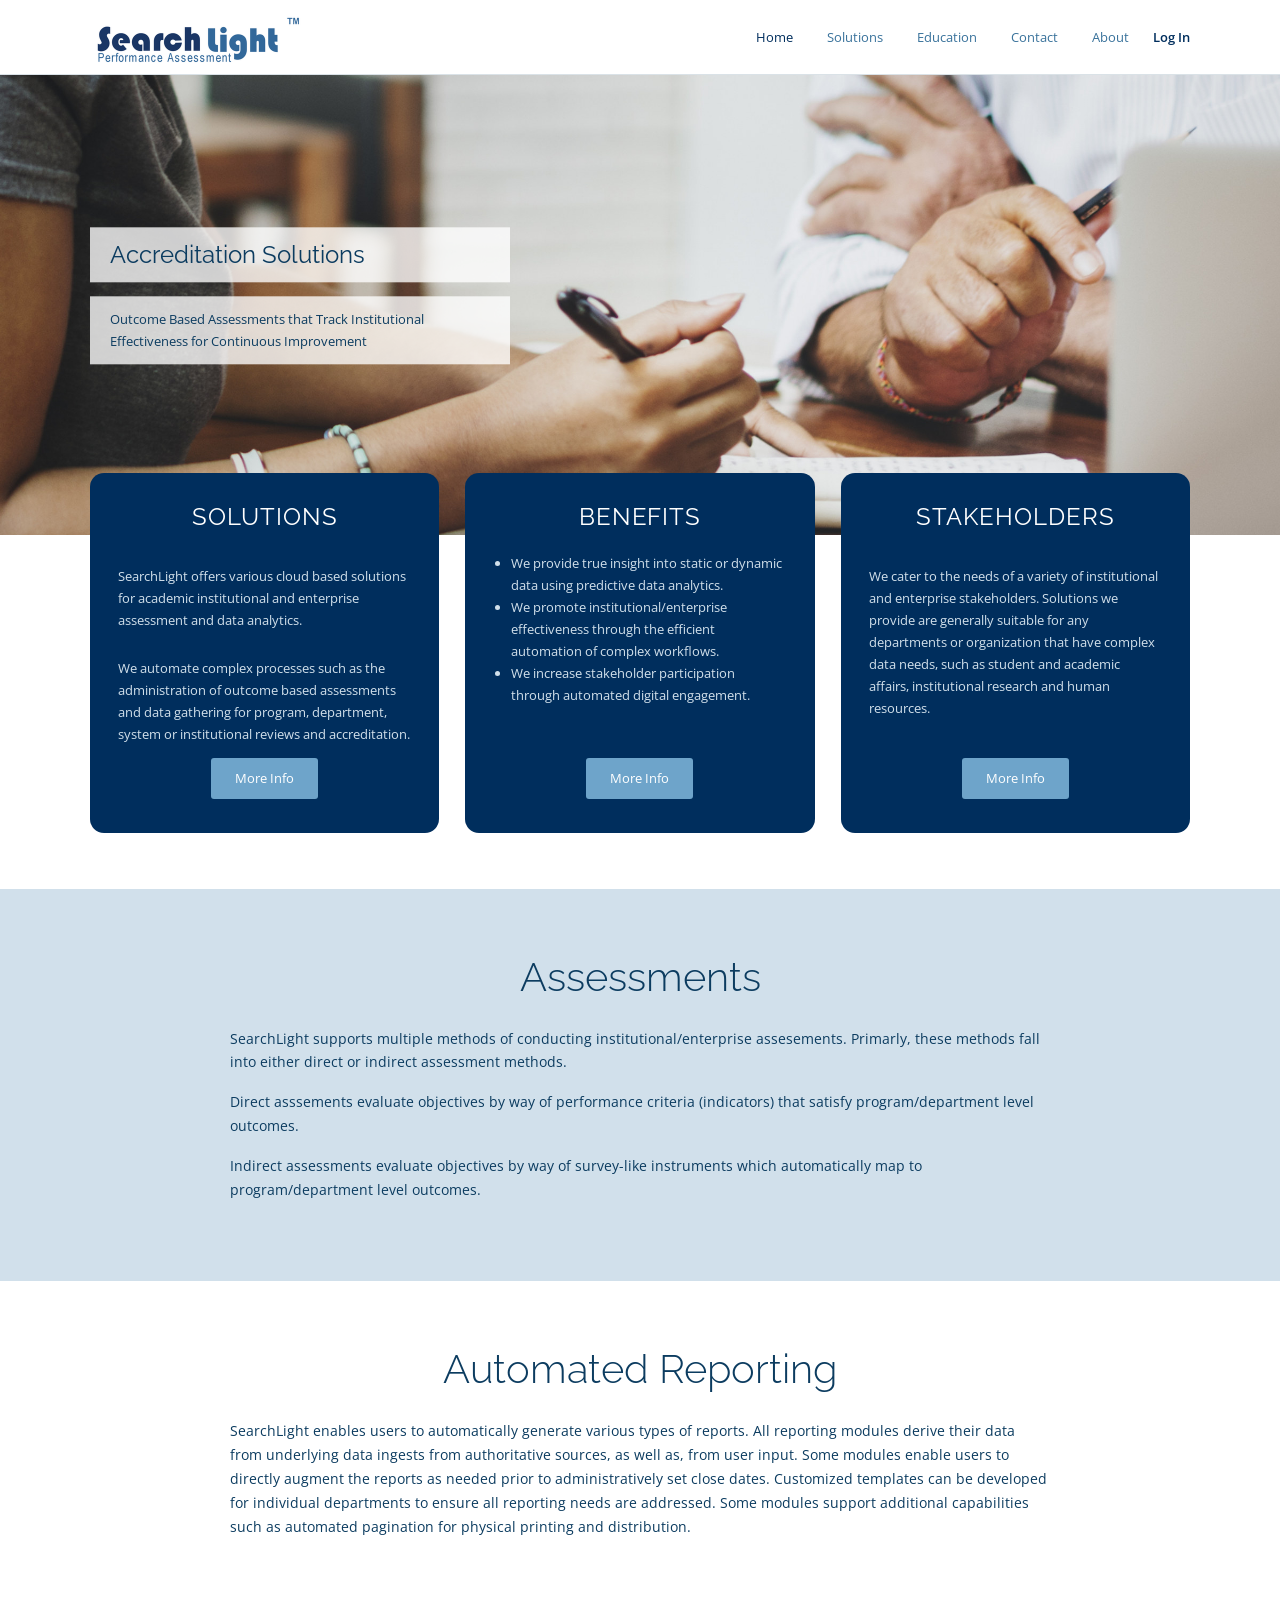
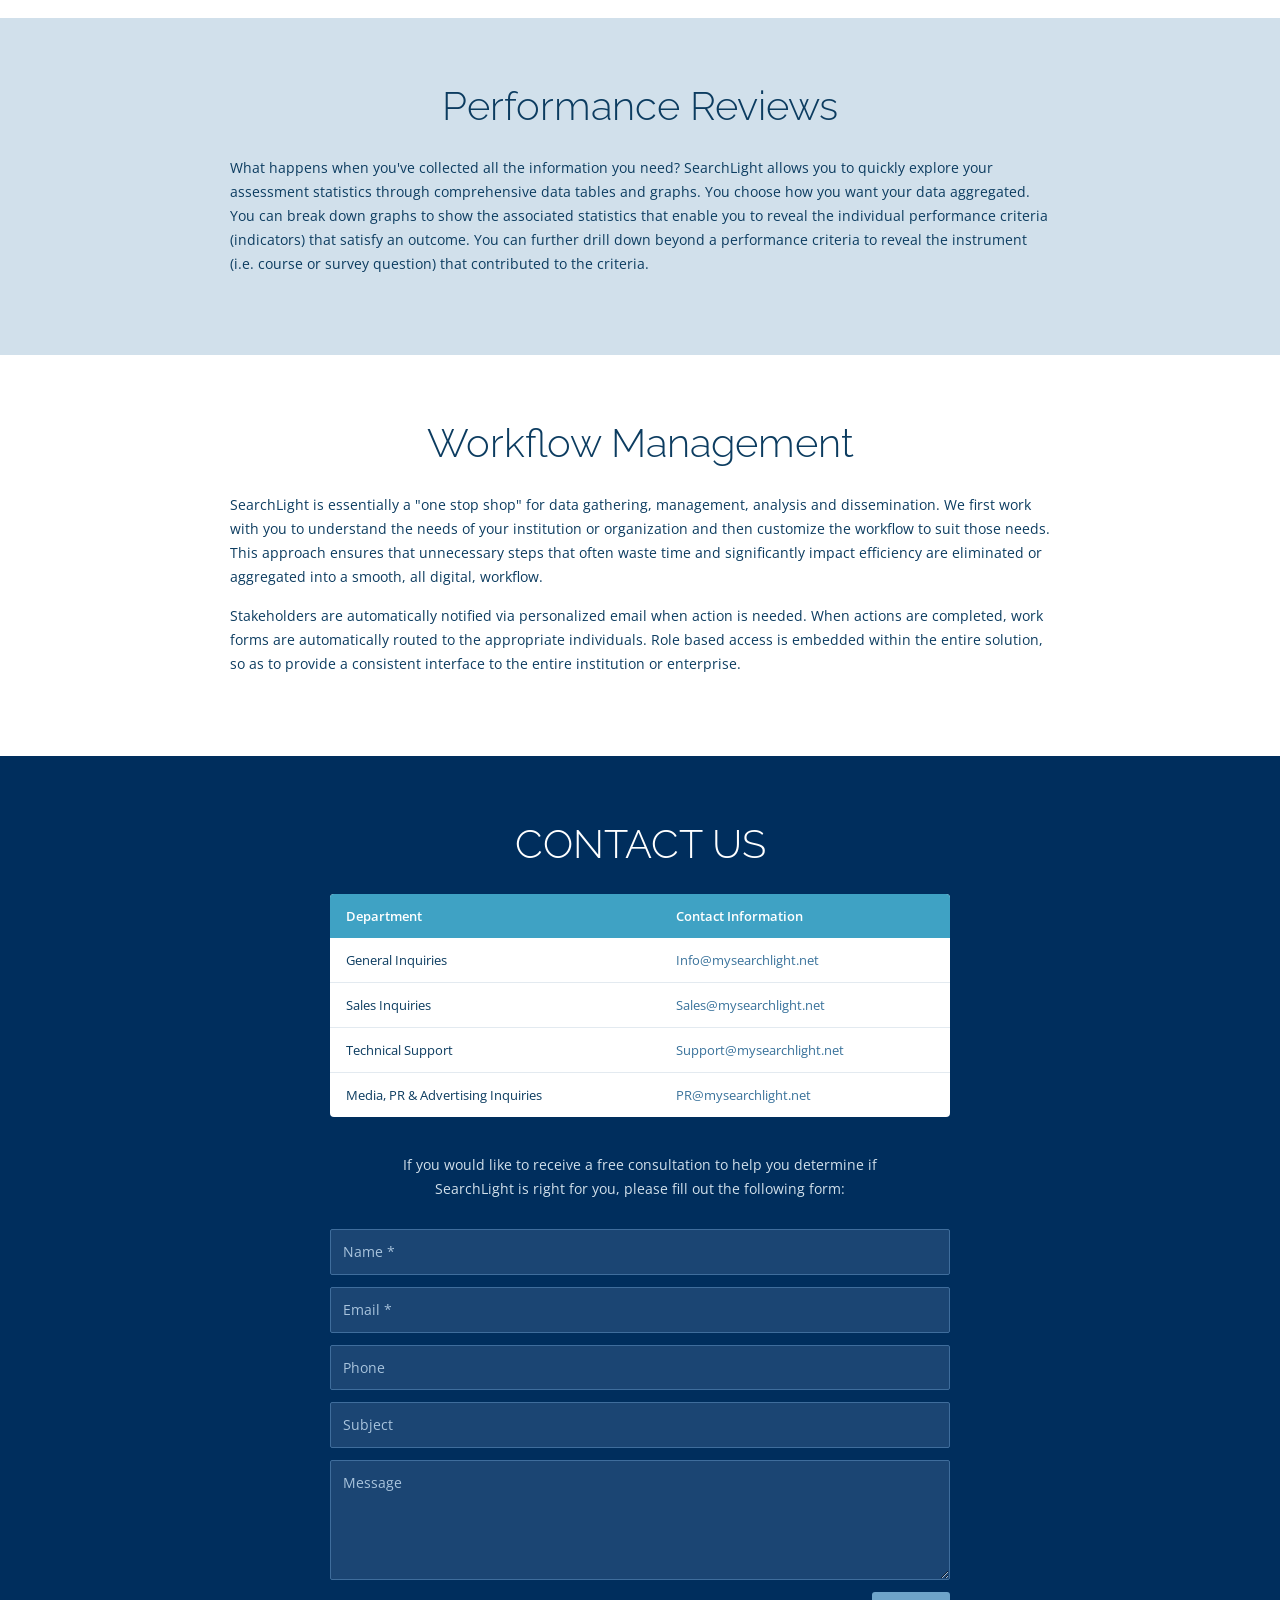
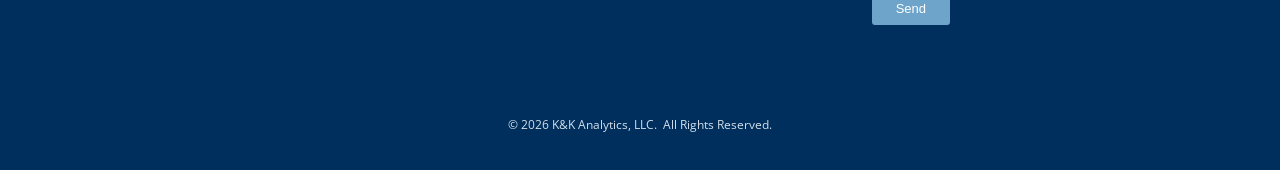
<file: index.html>
<!doctype html>
<html lang="en">
<head>
<meta charset="utf-8">
<meta name="viewport" content="width=device-width, initial-scale=1">
<title>Home | searchlight</title>
<meta name="description" content="SearchLight offers cloud based solutions for academic institutional and enterprise assessment and data analytics.">
<link rel="icon" href="assets/img/logo.png">
<link rel="preconnect" href="https://fonts.googleapis.com">
<link rel="preconnect" href="https://fonts.gstatic.com" crossorigin>
<link rel="stylesheet" href="https://fonts.googleapis.com/css2?family=Open+Sans:wght@400;600&family=Raleway:wght@300;400&display=swap">
<link rel="stylesheet" href="assets/css/styles.css">
</head>
<body>

<header class="site-header">
  <div class="wrap">
    <a class="brand" href="index.html"><img src="assets/img/logo.png" alt="SearchLight Performance Assessment" width="218" height="52"></a>
    <button class="nav-toggle" type="button" aria-expanded="false" aria-controls="site-nav">Menu</button>
    <nav class="site-nav" id="site-nav">
      <ul>
        <li><a href="index.html" aria-current="page">Home</a></li>
        <li><a href="solutions.html">Solutions</a></li>
        <li><a href="education.html">Education</a></li>
        <li><a href="#contact">Contact</a></li>
        <li><a href="about.html">About</a></li>
      </ul>
    </nav>
    <a class="login" href="https://searchlightpa.com/SearchLight/index.asp?page=Home">Log In</a>
  </div>
</header>

<main>

  <section class="slideshow" aria-label="Featured">
    <div class="slide is-active">
      <img src="assets/img/slide-1-accreditation.jpg" alt="Two colleagues taking notes at a desk" width="1920" height="700">
      <div class="slide-caption">
        <strong>Accreditation Solutions</strong>
        <span>Outcome Based Assessments that Track Institutional Effectiveness for Continuous Improvement</span>
      </div>
    </div>
    <div class="slide">
      <img src="assets/img/slide-2-analytics.jpg" alt="Analyst at a laptop overlaid with charts" width="1920" height="700" loading="lazy">
      <div class="slide-caption">
        <strong>Insight Driven Analytics</strong>
        <span>Integrated Data Analysis and Visualization</span>
      </div>
    </div>
    <div class="slide">
      <img src="assets/img/slide-3-workflow.jpg" alt="Woman working at a laptop" width="1920" height="700" loading="lazy">
      <div class="slide-caption">
        <strong>Optimized Workflow</strong>
        <span>Streamline Electronic Document Management</span>
      </div>
    </div>
    <div class="slide">
      <img src="assets/img/slide-4-evaluations.jpg" alt="Student in a lecture hall" width="1920" height="700" loading="lazy">
      <div class="slide-caption">
        <strong>Responsive Evaluations</strong>
        <span>Automated Student Feedback Management</span>
      </div>
    </div>
    <div class="slide-dots" role="tablist" aria-label="Choose a slide">
      <button type="button" role="tab" aria-selected="true" aria-label="Accreditation Solutions"></button>
      <button type="button" role="tab" aria-selected="false" aria-label="Insight Driven Analytics"></button>
      <button type="button" role="tab" aria-selected="false" aria-label="Optimized Workflow"></button>
      <button type="button" role="tab" aria-selected="false" aria-label="Responsive Evaluations"></button>
    </div>
  </section>

  <div class="wrap">
    <div class="cards">
      <article class="card">
        <h2>SOLUTIONS</h2>
        <p>SearchLight offers various cloud based solutions for academic institutional and enterprise assessment and data analytics.</p>
        <p>We automate complex processes such as the administration of outcome based assessments and data gathering for program, department, system or institutional reviews and accreditation.</p>
        <a class="btn" href="solutions.html">More Info</a>
      </article>
      <article class="card">
        <h2>BENEFITS</h2>
        <ul>
          <li>We provide true insight into static or dynamic data using predictive data analytics.</li>
          <li>We promote institutional/enterprise effectiveness through the efficient automation of complex workflows.</li>
          <li>We increase stakeholder participation through automated digital engagement.</li>
        </ul>
        <a class="btn" href="solutions.html">More Info</a>
      </article>
      <article class="card">
        <h2>STAKEHOLDERS</h2>
        <p>We cater to the needs of a variety of institutional and enterprise stakeholders. Solutions we provide are generally suitable for any departments or organization that have complex data needs, such as student and academic affairs, institutional research and human resources.</p>
        <a class="btn" href="education.html">More Info</a>
      </article>
    </div>
  </div>

  <section class="band band--wash">
    <div class="wrap">
      <h2>Assessments</h2>
      <div class="prose">
        <p>SearchLight supports multiple methods of conducting institutional/enterprise assesements. Primarly, these methods fall into either direct or indirect assessment methods.</p>
        <p>Direct asssements evaluate objectives by way of performance criteria (indicators) that satisfy program/department level outcomes.</p>
        <p>Indirect assessments evaluate objectives by way of survey-like instruments which automatically map to program/department level outcomes.</p>
      </div>
    </div>
  </section>

  <section class="band">
    <div class="wrap">
      <h2>Automated Reporting</h2>
      <div class="prose">
        <p>SearchLight enables users to automatically generate various types of reports. All reporting modules derive their data from underlying data ingests from authoritative sources, as well as, from user input. Some modules enable users to directly augment the reports as needed prior to administratively set close dates. Customized templates can be developed for individual departments to ensure all reporting needs are addressed. Some modules support additional capabilities such as automated pagination for physical printing and distribution.</p>
      </div>
    </div>
  </section>

  <section class="band band--wash">
    <div class="wrap">
      <h2>Performance Reviews</h2>
      <div class="prose">
        <p>What happens when you've collected all the information you need? SearchLight allows you to quickly explore your assessment statistics through comprehensive data tables and graphs. You choose how you want your data aggregated. You can break down graphs to show the associated statistics that enable you to reveal the individual performance criteria (indicators) that satisfy an outcome. You can further drill down beyond a performance criteria to reveal the instrument (i.e. course or survey question) that contributed to the criteria.</p>
      </div>
    </div>
  </section>

  <section class="band">
    <div class="wrap">
      <h2>Workflow Management</h2>
      <div class="prose">
        <p>SearchLight is essentially a "one stop shop" for data gathering, management, analysis and dissemination. We first work with you to understand the needs of your institution or organization and then customize the workflow to suit those needs. This approach ensures that unnecessary steps that often waste time and significantly impact efficiency are eliminated or aggregated into a smooth, all digital, workflow.</p>
        <p>Stakeholders are automatically notified via personalized email when action is needed. When actions are completed, work forms are automatically routed to the appropriate individuals. Role based access is embedded within the entire solution, so as to provide a consistent interface to the entire institution or enterprise.</p>
      </div>
    </div>
  </section>

  <section class="band band--navy" id="contact">
    <div class="wrap">
      <h2>CONTACT US</h2>

      <table class="contact-table">
        <thead>
          <tr><th>Department</th><th>Contact Information</th></tr>
        </thead>
        <tbody>
          <tr><td>General Inquiries</td><td><a href="mailto:Info@mysearchlight.net">Info@mysearchlight.net</a></td></tr>
          <tr><td>Sales Inquiries</td><td><a href="mailto:Sales@mysearchlight.net">Sales@mysearchlight.net</a></td></tr>
          <tr><td>Technical Support</td><td><a href="mailto:Support@mysearchlight.net">Support@mysearchlight.net</a></td></tr>
          <tr><td>Media, PR &amp; Advertising Inquiries</td><td><a href="mailto:PR@mysearchlight.net">PR@mysearchlight.net</a></td></tr>
        </tbody>
      </table>

      <p class="contact-intro">If you would like to receive a free consultation to help you determine if SearchLight is right for you, please fill out the following form:</p>

      <form class="contact-form" id="contact-form" data-recipient="Info@mysearchlight.net">
        <input type="text" name="name" placeholder="Name *" aria-label="Name" required>
        <input type="email" name="email" placeholder="Email *" aria-label="Email" required>
        <input type="tel" name="phone" placeholder="Phone" aria-label="Phone">
        <input type="text" name="subject" placeholder="Subject" aria-label="Subject">
        <textarea name="message" placeholder="Message" aria-label="Message"></textarea>
        <button class="btn" type="submit">Send</button>
      </form>
    </div>
  </section>

</main>

<footer class="site-footer">
  <div class="wrap">© <span class="js-year">2026</span> K&amp;K Analytics, LLC. &nbsp;All Rights Reserved.</div>
</footer>

<script src="assets/js/main.js"></script>
</body>
</html>
</file>
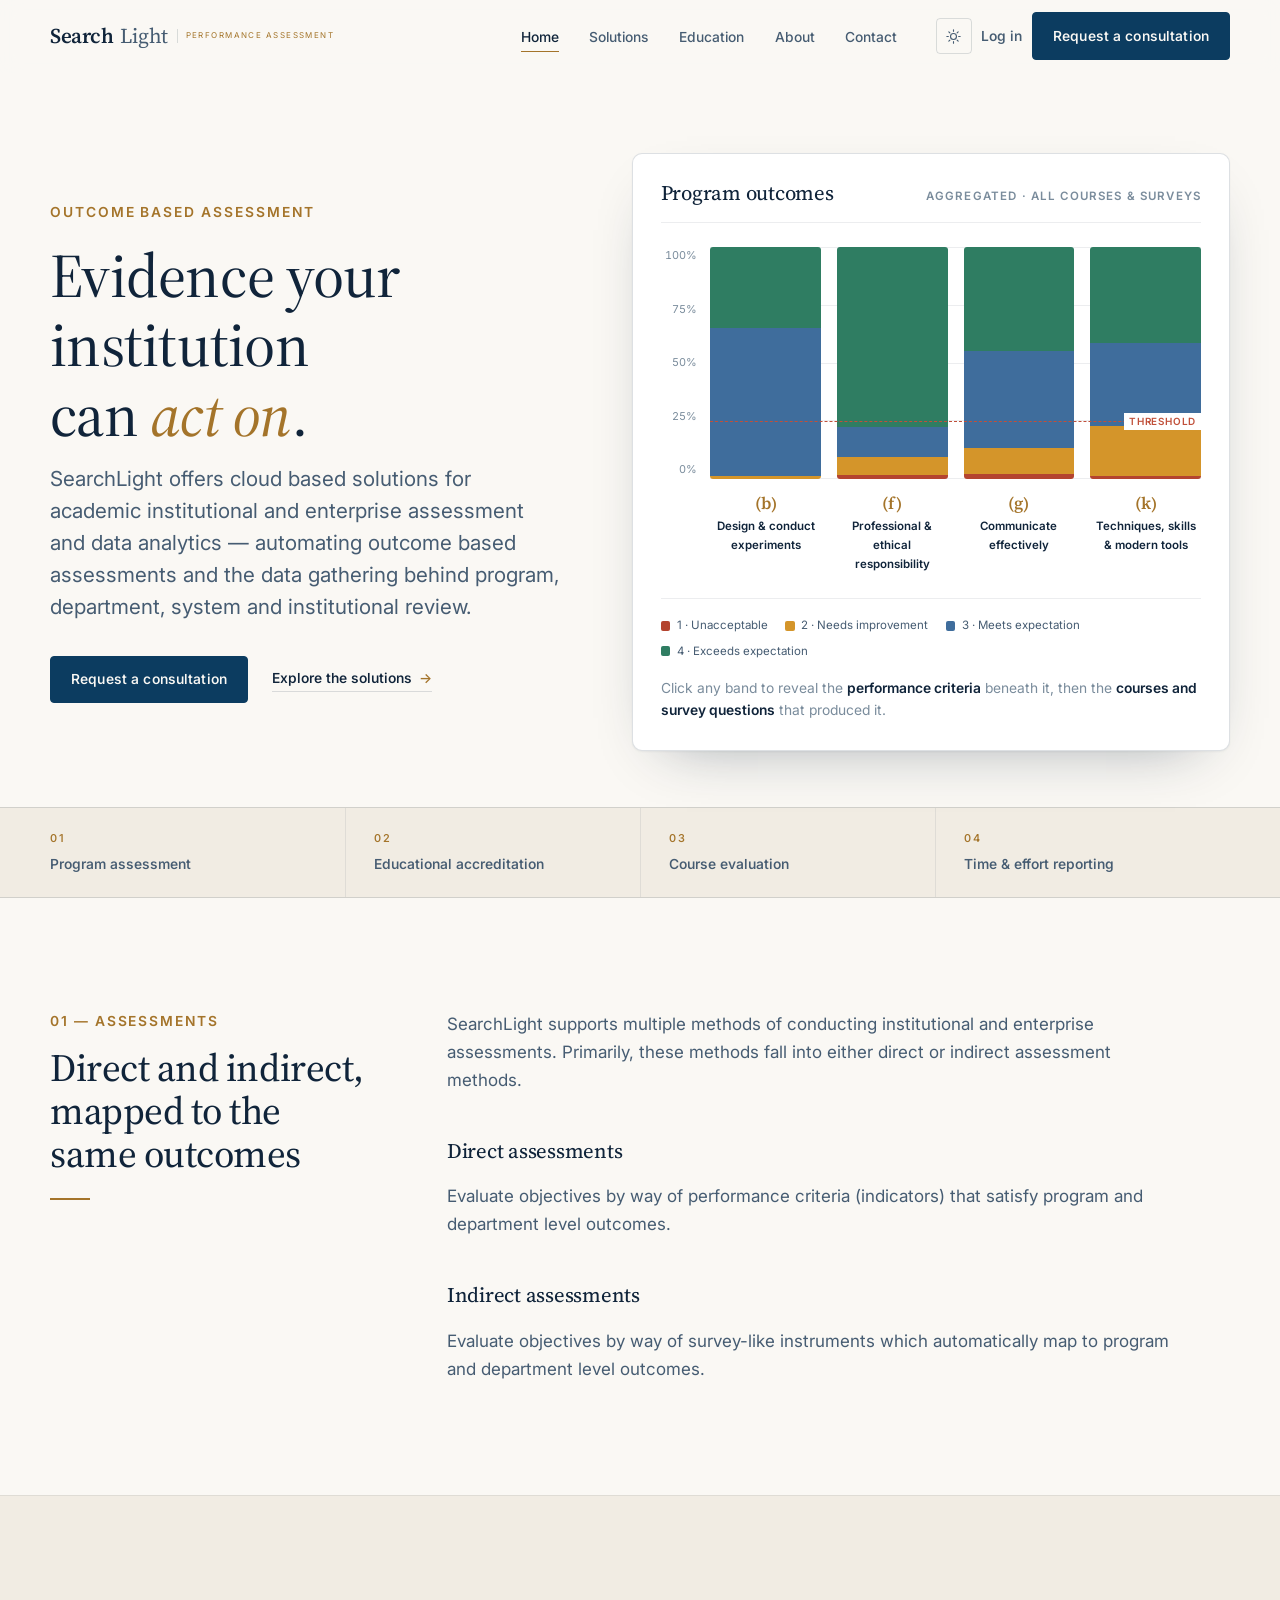
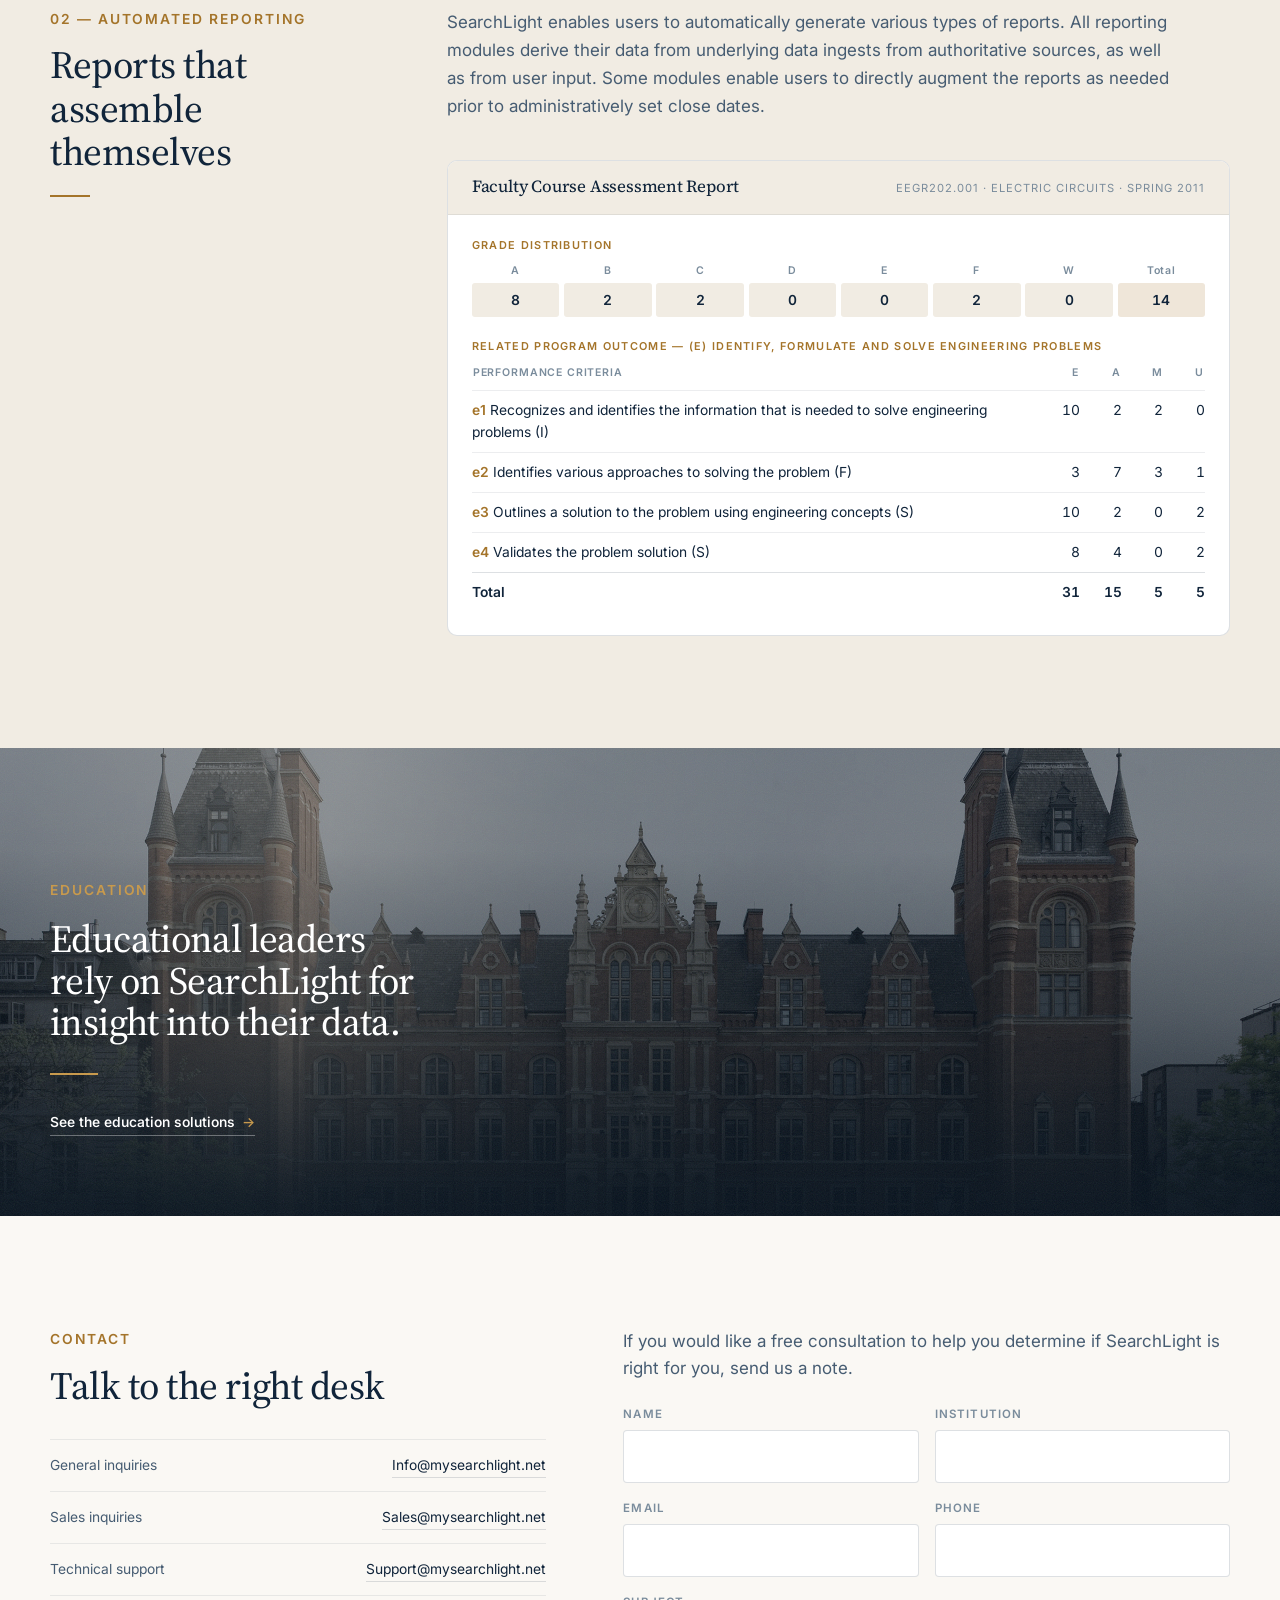
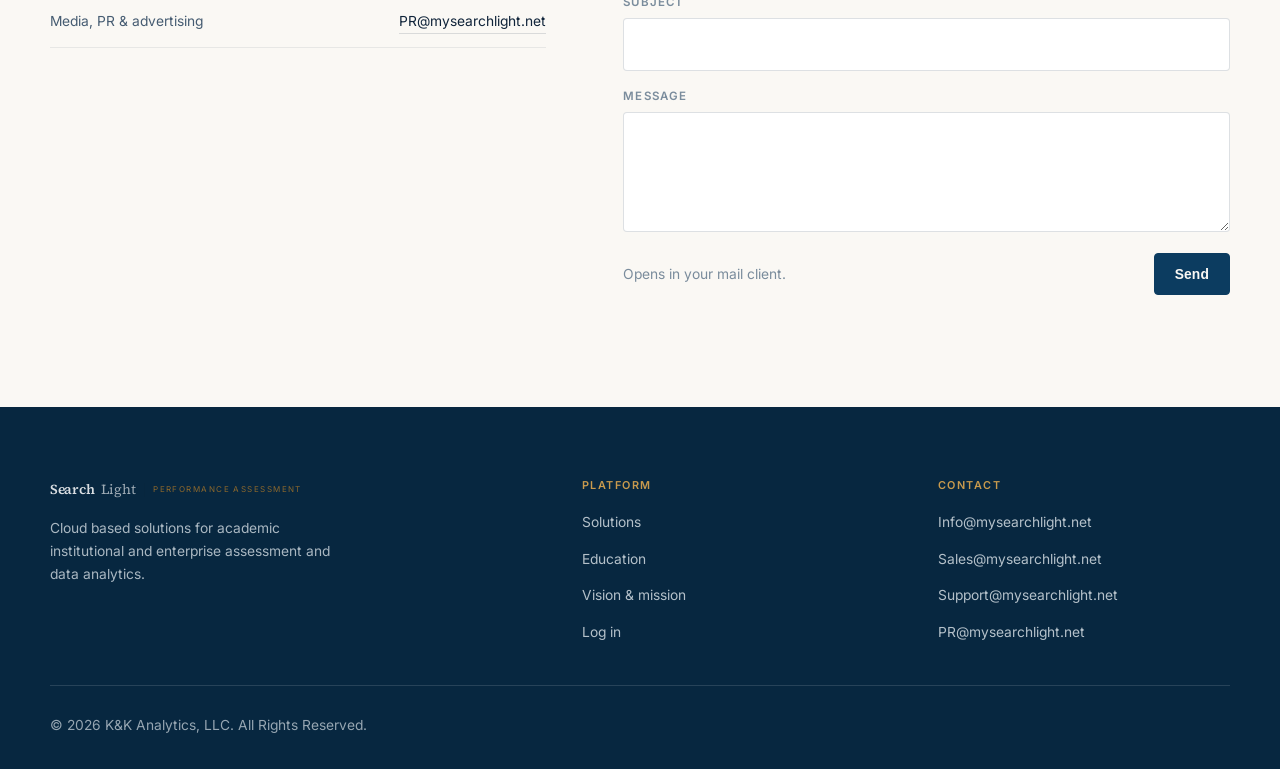
<file: prototype/index.html>
<!doctype html>
<html lang="en">
<head>
<meta charset="utf-8">
<meta name="viewport" content="width=device-width, initial-scale=1">
<title>Evidence-first prototype — SearchLight</title>
<meta name="description" content="Prototype: the product's own performance review as the hero.">
<link rel="icon" href="../assets/img/logo.png">
<link rel="preconnect" href="https://fonts.googleapis.com">
<link rel="preconnect" href="https://fonts.gstatic.com" crossorigin>
<link rel="stylesheet" href="https://fonts.googleapis.com/css2?family=Inter:opsz,wght@14..32,400..700&family=Source+Serif+4:opsz,wght@8..60,400..600&display=swap">
<link rel="stylesheet" href="../redesign/assets/css/site.css">
<link rel="stylesheet" href="assets/css/prototype.css">
<script>
  try {
    var t = localStorage.getItem('sl-theme');
    if (t === 'light' || t === 'dark') document.documentElement.setAttribute('data-theme', t);
  } catch (e) {}
</script>
</head>
<body>
<a class="skip" href="#main">Skip to content</a>

<header class="site-head">
  <div class="shell site-head__bar">
    <a class="wordmark" href="index.html"><b>Search</b><span>Light</span><i>Performance Assessment</i></a>
    <nav class="nav" id="nav" aria-label="Primary">
      <ul>
        <li><a href="index.html" aria-current="page">Home</a></li>
        <li><a href="../redesign/solutions.html">Solutions</a></li>
        <li><a href="../redesign/education.html">Education</a></li>
        <li><a href="../redesign/about.html">About</a></li>
        <li><a href="#contact">Contact</a></li>
        <li class="nav__login"><a href="https://searchlightpa.com/SearchLight/index.asp?page=Home">Log in</a></li>
        <li class="nav__cta"><a href="#contact">Request a consultation</a></li>
      </ul>
    </nav>
    <div class="head-tools">
      <button class="theme-toggle" type="button" aria-label="Switch theme">
        <svg class="i-sun" viewBox="0 0 24 24" fill="none" stroke="currentColor" stroke-width="1.6" stroke-linecap="round" aria-hidden="true"><circle cx="12" cy="12" r="4.2"/><path d="M12 2.6v2.1M12 19.3v2.1M21.4 12h-2.1M4.7 12H2.6M18.6 5.4l-1.5 1.5M6.9 17.1l-1.5 1.5M18.6 18.6l-1.5-1.5M6.9 6.9 5.4 5.4"/></svg>
        <svg class="i-moon" viewBox="0 0 24 24" fill="none" stroke="currentColor" stroke-width="1.6" stroke-linecap="round" stroke-linejoin="round" aria-hidden="true"><path d="M20 14.2A8.2 8.2 0 0 1 9.8 4a8.2 8.2 0 1 0 10.2 10.2Z"/></svg>
      </button>
      <a class="login" href="https://searchlightpa.com/SearchLight/index.asp?page=Home">Log in</a>
      <a class="btn btn--solid" href="#contact">Request a consultation</a>
      <button class="burger" type="button" aria-expanded="false" aria-controls="nav" aria-label="Menu">
        <svg viewBox="0 0 24 24" fill="none" stroke="currentColor" stroke-width="1.7" stroke-linecap="round" aria-hidden="true"><path d="M4 7h16M4 12h16M4 17h16"/></svg>
      </button>
    </div>
  </div>
</header>

<main id="main">

  <section class="evidence-hero">
    <div class="shell evidence-hero__grid">
      <div>
        <p class="eyebrow">Outcome based assessment</p>
        <h1>Evidence your institution can <em>act on</em>.</h1>
        <p class="lead">SearchLight offers cloud based solutions for academic institutional and enterprise
          assessment and data analytics — automating outcome based assessments and the data gathering behind
          program, department, system and institutional review.</p>
        <div class="evidence-hero__actions">
          <a class="btn btn--solid" href="#contact">Request a consultation</a>
          <a class="arrow-link" href="../redesign/solutions.html">Explore the solutions</a>
        </div>
      </div>
      <figure class="perf">
        <figcaption class="perf__head">
          <h2>Program outcomes</h2>
          <span class="perf__scope">Aggregated · all courses &amp; surveys</span>
        </figcaption>

        <div class="perf__plot">
          <div class="perf__scale" aria-hidden="true">
            <span>100%</span><span>75%</span><span>50%</span><span>25%</span><span>0%</span>
          </div>
          <div class="perf__area">
            <div class="perf__rules" aria-hidden="true">
              <span></span><span></span><span></span><span></span><span></span>
            </div>
            <div class="perf__cols">
          <div class="perf__col">
            <div class="perf__stack" title="(b) an ability to design and conduct experiments as well as analyze and interpret results">
              <span class="s4" style="--h:34.72"></span>
              <span class="s3" style="--h:63.89"></span>
              <span class="s2" style="--h:1.39"></span>
              <span class="s1" style="--h:0.0"></span>
            </div>
            <span class="perf__key"><b>(b)</b><i>Design &amp; conduct experiments</i></span>
          </div>
          <div class="perf__col">
            <div class="perf__stack" title="(f) an understanding of professional and ethical responsibility">
              <span class="s4" style="--h:77.6"></span>
              <span class="s3" style="--h:13.11"></span>
              <span class="s2" style="--h:7.65"></span>
              <span class="s1" style="--h:1.64"></span>
            </div>
            <span class="perf__key"><b>(f)</b><i>Professional &amp; ethical responsibility</i></span>
          </div>
          <div class="perf__col">
            <div class="perf__stack" title="(g) an ability to communicate effectively through oral and written communications">
              <span class="s4" style="--h:44.81"></span>
              <span class="s3" style="--h:41.72"></span>
              <span class="s2" style="--h:11.2"></span>
              <span class="s1" style="--h:2.27"></span>
            </div>
            <span class="perf__key"><b>(g)</b><i>Communicate effectively</i></span>
          </div>
          <div class="perf__col">
            <div class="perf__stack" title="(k) an ability to use the techniques, skills, and modern engineering tools necessary for engineering practice">
              <span class="s4" style="--h:41.24"></span>
              <span class="s3" style="--h:35.94"></span>
              <span class="s2" style="--h:21.35"></span>
              <span class="s1" style="--h:1.47"></span>
            </div>
            <span class="perf__key"><b>(k)</b><i>Techniques, skills &amp; modern tools</i></span>
          </div>
            </div>
            <div class="perf__threshold" aria-hidden="true"><span>Threshold</span></div>
          </div>
        </div>

        <ul class="perf__legend">
          <li><i class="l1"></i>1 · Unacceptable</li>
          <li><i class="l2"></i>2 · Needs improvement</li>
          <li><i class="l3"></i>3 · Meets expectation</li>
          <li><i class="l4"></i>4 · Exceeds expectation</li>
        </ul>

        <p class="perf__foot">Click any band to reveal the <b>performance criteria</b> beneath it, then the
          <b>courses and survey questions</b> that produced it.</p>

        <table class="visually-hidden">
          <caption>Program outcome assessment counts by level</caption>
          <thead><tr><th>Program outcome</th><th>Unacceptable</th><th>Needs improvement</th><th>Meets expectation</th><th>Exceeds expectation</th></tr></thead>
          <tbody>
                        <tr><th scope="row">(b) an ability to design and conduct experiments as well as analyze and interpret results</th><td>0</td><td>1</td><td>46</td><td>25</td></tr>
            <tr><th scope="row">(f) an understanding of professional and ethical responsibility</th><td>3</td><td>14</td><td>24</td><td>142</td></tr>
            <tr><th scope="row">(g) an ability to communicate effectively through oral and written communications</th><td>14</td><td>69</td><td>257</td><td>276</td></tr>
            <tr><th scope="row">(k) an ability to use the techniques, skills, and modern engineering tools necessary for engineering practice</th><td>10</td><td>145</td><td>244</td><td>280</td></tr>
          </tbody>
          <tfoot><tr><th>Grand total</th><td>27</td><td>229</td><td>571</td><td>723</td></tr></tfoot>
        </table>
      </figure>
    </div>
  </section>

  <div class="strip">
    <div class="shell">
      <ul>
        <li><span>01</span>Program assessment</li>
        <li><span>02</span>Educational accreditation</li>
        <li><span>03</span>Course evaluation</li>
        <li><span>04</span>Time &amp; effort reporting</li>
      </ul>
    </div>
  </div>

  <section class="section">
    <div class="shell section__grid">
      <div class="section__head">
        <p class="eyebrow">01 — Assessments</p>
        <h2>Direct and indirect, mapped to the same outcomes</h2>
        <div class="rule"></div>
      </div>
      <div class="prose">
        <p>SearchLight supports multiple methods of conducting institutional and enterprise assessments.
          Primarily, these methods fall into either direct or indirect assessment methods.</p>
        <h3>Direct assessments</h3>
        <p>Evaluate objectives by way of performance criteria (indicators) that satisfy program and
          department level outcomes.</p>
        <h3>Indirect assessments</h3>
        <p>Evaluate objectives by way of survey-like instruments which automatically map to program and
          department level outcomes.</p>
      </div>
    </div>
  </section>

  <section class="section section--sunk">
    <div class="shell section__grid">
      <div class="section__head">
        <p class="eyebrow">02 — Automated reporting</p>
        <h2>Reports that assemble themselves</h2>
        <div class="rule"></div>
      </div>
      <div class="section__body">
        <div class="prose">
          <p>SearchLight enables users to automatically generate various types of reports. All reporting
            modules derive their data from underlying data ingests from authoritative sources, as well as
            from user input. Some modules enable users to directly augment the reports as needed prior to
            administratively set close dates.</p>
        </div>
        <figure class="fcar">
          <div class="fcar__bar">
            <h3>Faculty Course Assessment Report</h3>
            <span>EEGR202.001 · Electric Circuits · Spring 2011</span>
          </div>
          <div class="fcar__body">
            <div class="fcar__block">
              <h4>Grade distribution</h4>
              <div class="grades">
            <div><b>A</b><span>8</span></div>
            <div><b>B</b><span>2</span></div>
            <div><b>C</b><span>2</span></div>
            <div><b>D</b><span>0</span></div>
            <div><b>E</b><span>0</span></div>
            <div><b>F</b><span>2</span></div>
            <div><b>W</b><span>0</span></div>
            <div><b>Total</b><span>14</span></div>
              </div>
            </div>
            <div class="fcar__block">
              <h4>Related program outcome — (e) identify, formulate and solve engineering problems</h4>
              <table class="criteria">
                <thead>
                  <tr><th>Performance criteria</th><th>E</th><th>A</th><th>M</th><th>U</th></tr>
                </thead>
                <tbody>
              <tr>
                <td><span class="code">e1</span> Recognizes and identifies the information that is needed to solve engineering problems (I)</td>
                <td>10</td><td>2</td><td>2</td><td>0</td>
              </tr>
              <tr>
                <td><span class="code">e2</span> Identifies various approaches to solving the problem (F)</td>
                <td>3</td><td>7</td><td>3</td><td>1</td>
              </tr>
              <tr>
                <td><span class="code">e3</span> Outlines a solution to the problem using engineering concepts (S)</td>
                <td>10</td><td>2</td><td>0</td><td>2</td>
              </tr>
              <tr>
                <td><span class="code">e4</span> Validates the problem solution (S)</td>
                <td>8</td><td>4</td><td>0</td><td>2</td>
              </tr>
                </tbody>
                <tfoot><tr><td>Total</td><td>31</td><td>15</td><td>5</td><td>5</td></tr></tfoot>
              </table>
            </div>
          </div>
        </figure>
      </div>
    </div>
  </section>

  <section class="banner">
    <div class="banner__media">
      <img src="../assets/img/hero-education.jpg" alt="" width="2400" height="1200" loading="lazy">
    </div>
    <div class="shell banner__inner">
      <div class="banner__text">
        <p class="eyebrow">Education</p>
        <p class="banner__title">Educational leaders rely on SearchLight for insight into their data.</p>
        <div class="banner__rule"></div>
        <div class="banner__actions">
          <a class="arrow-link" href="../redesign/education.html">See the education solutions</a>
        </div>
      </div>
    </div>
  </section>

  <section class="section" id="contact">
    <div class="shell contact__grid">
      <div>
        <p class="eyebrow">Contact</p>
        <h2 style="font-size:var(--step-3);margin-top:.8rem">Talk to the right desk</h2>
        <ul class="desks">
          <li><span class="desk__name">General inquiries</span><a href="mailto:Info@mysearchlight.net">Info@mysearchlight.net</a></li>
          <li><span class="desk__name">Sales inquiries</span><a href="mailto:Sales@mysearchlight.net">Sales@mysearchlight.net</a></li>
          <li><span class="desk__name">Technical support</span><a href="mailto:Support@mysearchlight.net">Support@mysearchlight.net</a></li>
          <li><span class="desk__name">Media, PR &amp; advertising</span><a href="mailto:PR@mysearchlight.net">PR@mysearchlight.net</a></li>
        </ul>
      </div>

      <form class="form" id="consult" data-recipient="Info@mysearchlight.net">
        <p class="lead" style="font-size:var(--step-0);margin-bottom:.5rem">If you would like a free
          consultation to help you determine if SearchLight is right for you, send us a note.</p>
        <div class="form__row">
          <div class="field"><label for="f-name">Name</label><input id="f-name" name="name" type="text" required></div>
          <div class="field"><label for="f-inst">Institution</label><input id="f-inst" name="institution" type="text"></div>
        </div>
        <div class="form__row">
          <div class="field"><label for="f-email">Email</label><input id="f-email" name="email" type="email" required></div>
          <div class="field"><label for="f-phone">Phone</label><input id="f-phone" name="phone" type="tel"></div>
        </div>
        <div class="field"><label for="f-subject">Subject</label><input id="f-subject" name="subject" type="text"></div>
        <div class="field"><label for="f-message">Message</label><textarea id="f-message" name="message"></textarea></div>
        <div class="form__foot">
          <p class="form__note">Opens in your mail client.</p>
          <button class="btn btn--solid" type="submit">Send</button>
        </div>
      </form>
    </div>
  </section>

</main>

<footer class="site-foot">
  <div class="shell">
    <div class="site-foot__grid">
      <div>
        <a class="wordmark" href="index.html"><b>Search</b><span>Light</span><i>Performance Assessment</i></a>
        <p>Cloud based solutions for academic institutional and enterprise assessment and data analytics.</p>
      </div>
      <div>
        <h4>Platform</h4>
        <ul>
          <li><a href="../redesign/solutions.html">Solutions</a></li>
          <li><a href="../redesign/education.html">Education</a></li>
          <li><a href="../redesign/about.html">Vision &amp; mission</a></li>
          <li><a href="https://searchlightpa.com/SearchLight/index.asp?page=Home">Log in</a></li>
        </ul>
      </div>
      <div>
        <h4>Contact</h4>
        <ul>
          <li><a href="mailto:Info@mysearchlight.net">Info@mysearchlight.net</a></li>
          <li><a href="mailto:Sales@mysearchlight.net">Sales@mysearchlight.net</a></li>
          <li><a href="mailto:Support@mysearchlight.net">Support@mysearchlight.net</a></li>
          <li><a href="mailto:PR@mysearchlight.net">PR@mysearchlight.net</a></li>
        </ul>
      </div>
    </div>
    <div class="site-foot__base">
      <span>© <span class="js-year">2026</span> K&amp;K Analytics, LLC. All Rights Reserved.</span>
    </div>
  </div>
</footer>

<script src="../redesign/assets/js/site.js"></script>
</body>
</html>
</file>
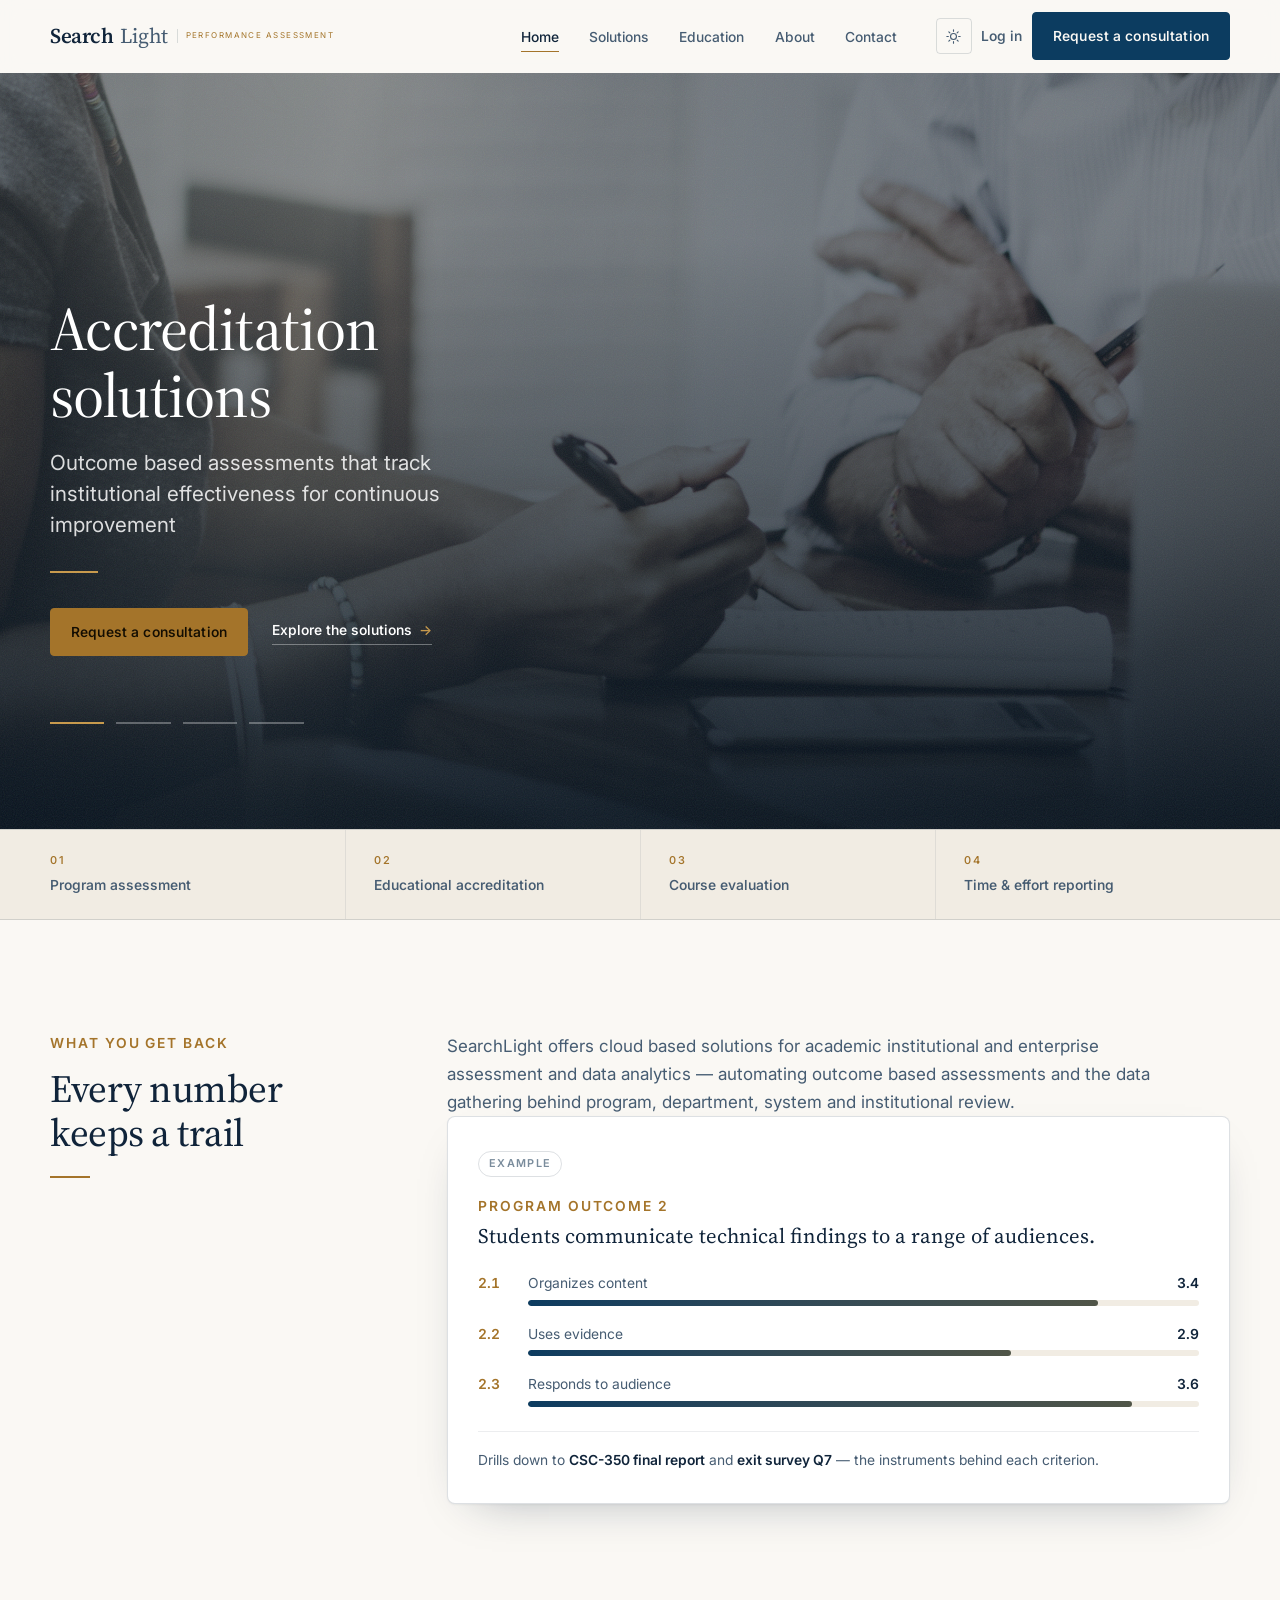
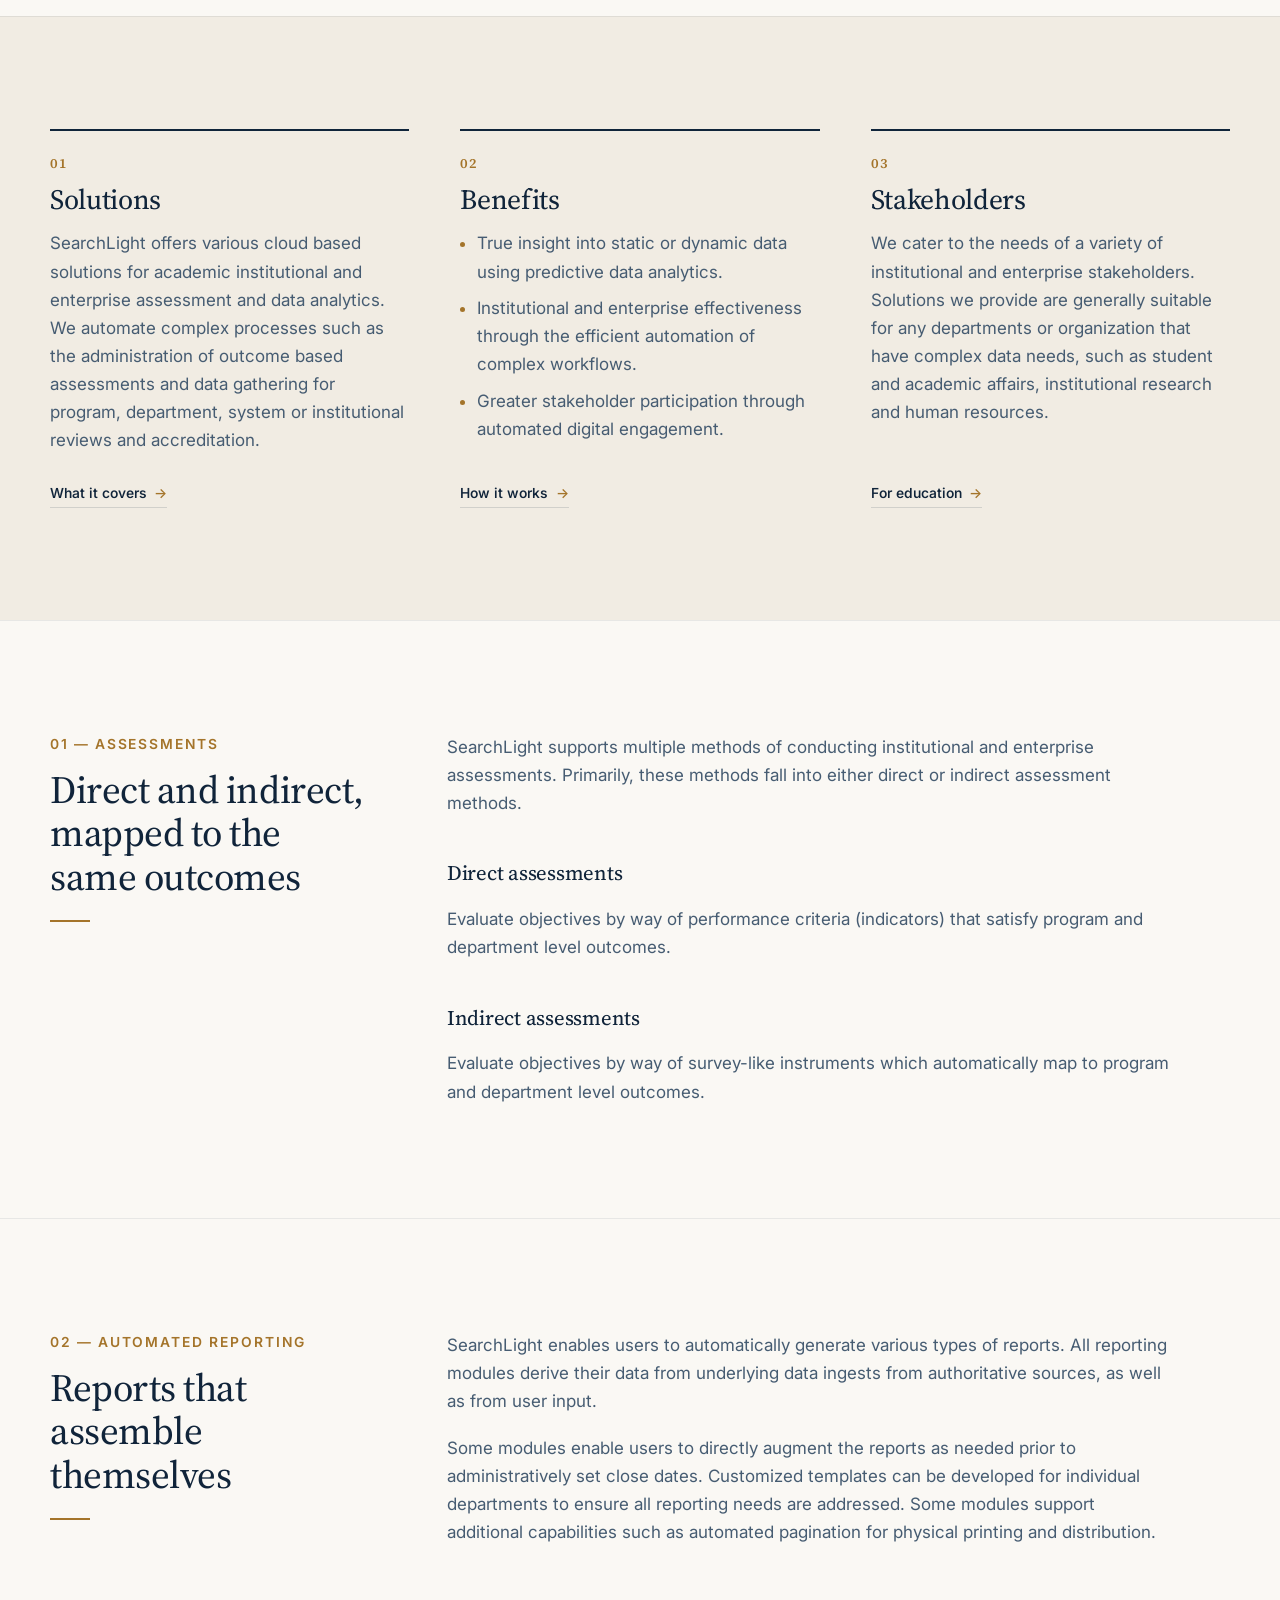
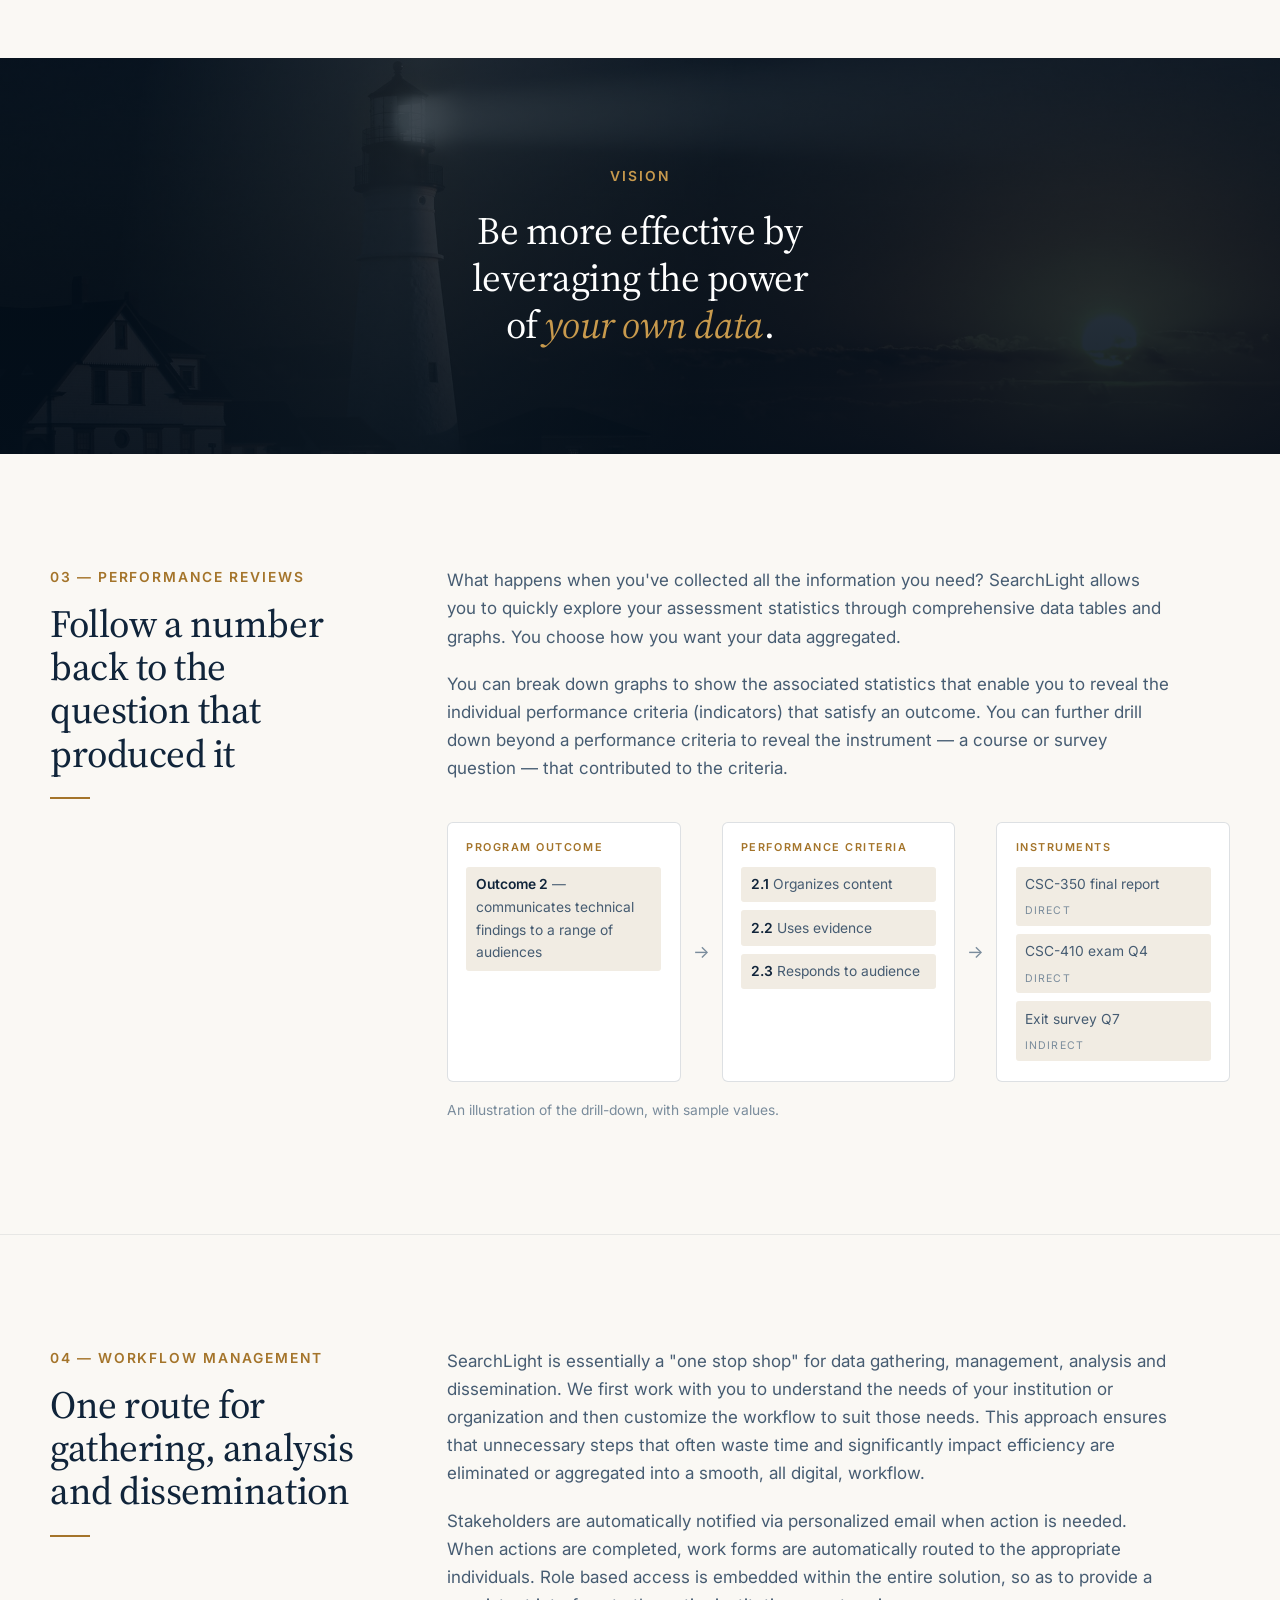
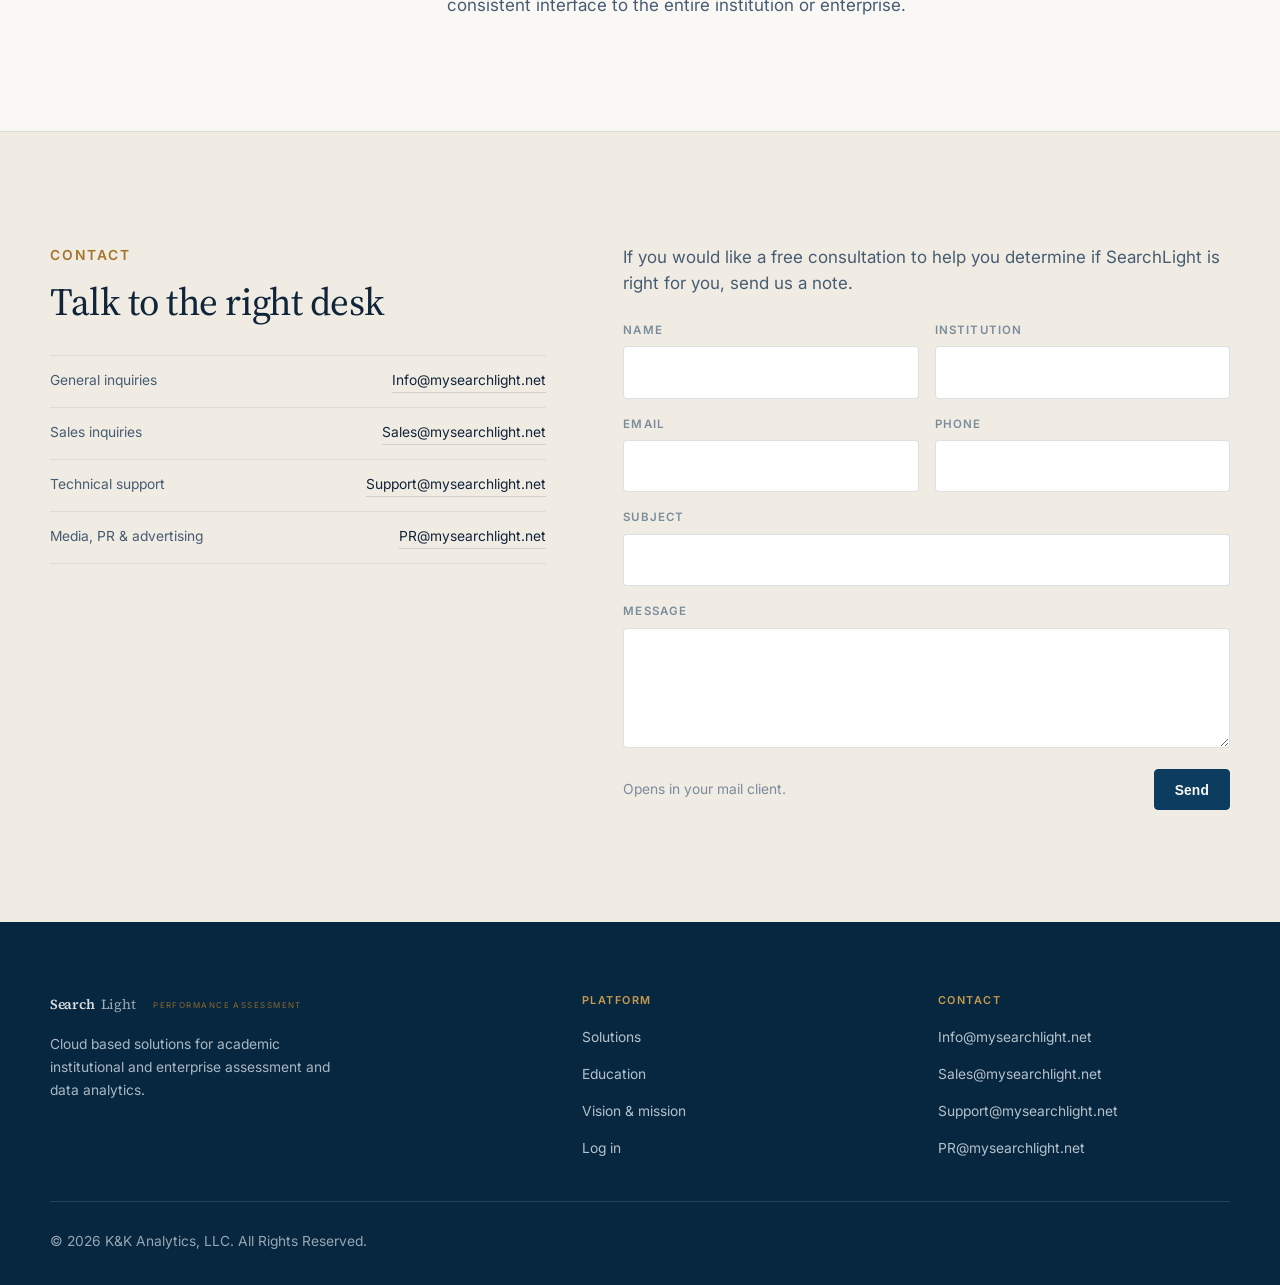
<file: redesign/index.html>
<!doctype html>
<html lang="en">
<head>
<meta charset="utf-8">
<meta name="viewport" content="width=device-width, initial-scale=1">
<title>Assessment &amp; accreditation that institutions can act on — SearchLight</title>
<meta name="description" content="SearchLight offers cloud based solutions for academic institutional and enterprise assessment and data analytics.">
<link rel="icon" href="../assets/img/logo.png">
<link rel="preconnect" href="https://fonts.googleapis.com">
<link rel="preconnect" href="https://fonts.gstatic.com" crossorigin>
<link rel="stylesheet" href="https://fonts.googleapis.com/css2?family=Inter:opsz,wght@14..32,400..700&family=Source+Serif+4:opsz,wght@8..60,400..600&display=swap">
<link rel="stylesheet" href="assets/css/site.css">
<script>
  try {
    var t = localStorage.getItem('sl-theme');
    if (t === 'light' || t === 'dark') document.documentElement.setAttribute('data-theme', t);
  } catch (e) {}
</script>
</head>
<body>
<a class="skip" href="#main">Skip to content</a>
<header class="site-head">
  <div class="shell site-head__bar">
    <a class="wordmark" href="index.html"><b>Search</b><span>Light</span><i>Performance Assessment</i></a>
    <nav class="nav" id="nav" aria-label="Primary">
      <ul>
        <li><a href="index.html" aria-current="page">Home</a></li>
        <li><a href="solutions.html">Solutions</a></li>
        <li><a href="education.html">Education</a></li>
        <li><a href="about.html">About</a></li>
        <li><a href="index.html#contact">Contact</a></li>
        <li class="nav__login"><a href="https://searchlightpa.com/SearchLight/index.asp?page=Home">Log in</a></li>
        <li class="nav__cta"><a href="index.html#contact">Request a consultation</a></li>
      </ul>
    </nav>
    <div class="head-tools">
      <button class="theme-toggle" type="button" aria-label="Switch theme">
        <svg class="i-sun" viewBox="0 0 24 24" fill="none" stroke="currentColor" stroke-width="1.6" stroke-linecap="round" aria-hidden="true"><circle cx="12" cy="12" r="4.2"/><path d="M12 2.6v2.1M12 19.3v2.1M21.4 12h-2.1M4.7 12H2.6M18.6 5.4l-1.5 1.5M6.9 17.1l-1.5 1.5M18.6 18.6l-1.5-1.5M6.9 6.9 5.4 5.4"/></svg>
        <svg class="i-moon" viewBox="0 0 24 24" fill="none" stroke="currentColor" stroke-width="1.6" stroke-linecap="round" stroke-linejoin="round" aria-hidden="true"><path d="M20 14.2A8.2 8.2 0 0 1 9.8 4a8.2 8.2 0 1 0 10.2 10.2Z"/></svg>
      </button>
      <a class="login" href="https://searchlightpa.com/SearchLight/index.asp?page=Home">Log in</a>
      <a class="btn btn--solid" href="index.html#contact">Request a consultation</a>
      <button class="burger" type="button" aria-expanded="false" aria-controls="nav" aria-label="Menu">
        <svg viewBox="0 0 24 24" fill="none" stroke="currentColor" stroke-width="1.7" stroke-linecap="round" aria-hidden="true"><path d="M4 7h16M4 12h16M4 17h16"/></svg>
      </button>
    </div>
  </div>
</header>

<main id="main">

  <section class="banner banner--hero" aria-label="Featured">
    <h1 class="visually-hidden">SearchLight — cloud based assessment and data analytics for institutions</h1>
    <div class="banner__slides">
      <div class="hero-slide is-active">
        <img src="../assets/img/slide-1-accreditation.jpg" alt="Two colleagues taking notes at a desk" width="2400" height="1350">
      </div>
      <div class="hero-slide">
        <img src="../assets/img/slide-2-analytics.jpg" alt="Analyst at a laptop overlaid with charts" width="2400" height="1350" loading="lazy">
      </div>
      <div class="hero-slide">
        <img src="../assets/img/slide-3-workflow.jpg" alt="Woman working at a laptop" width="2400" height="1350" loading="lazy">
      </div>
      <div class="hero-slide">
        <img src="../assets/img/slide-4-evaluations.jpg" alt="Student in a lecture hall" width="2400" height="1350" loading="lazy">
      </div>
    </div>

    <div class="shell banner__inner">
      <div class="banner__text">
        <div class="hero-copy">
          <div class="hero-text is-active">
            <p class="banner__title">Accreditation solutions</p>
            <p class="banner__desc">Outcome based assessments that track institutional effectiveness for continuous improvement</p>
          </div>
          <div class="hero-text">
            <p class="banner__title">Insight driven analytics</p>
            <p class="banner__desc">Integrated data analysis and visualization</p>
          </div>
          <div class="hero-text">
            <p class="banner__title">Optimized workflow</p>
            <p class="banner__desc">Streamline electronic document management</p>
          </div>
          <div class="hero-text">
            <p class="banner__title">Responsive evaluations</p>
            <p class="banner__desc">Automated student feedback management</p>
          </div>
        </div>
        <div class="banner__rule"></div>
        <div class="banner__actions">
          <a class="btn btn--solid" href="#contact">Request a consultation</a>
          <a class="arrow-link" href="solutions.html">Explore the solutions</a>
        </div>
        <ul class="hero-dots" role="tablist" aria-label="Choose a slide">
          <li><button type="button" role="tab" aria-selected="true" aria-label="Accreditation solutions"></button></li>
          <li><button type="button" role="tab" aria-selected="false" aria-label="Insight driven analytics"></button></li>
          <li><button type="button" role="tab" aria-selected="false" aria-label="Optimized workflow"></button></li>
          <li><button type="button" role="tab" aria-selected="false" aria-label="Responsive evaluations"></button></li>
        </ul>
      </div>
    </div>
  </section>

  <div class="strip">
    <div class="shell">
      <ul>
        <li><span>01</span>Program assessment</li>
        <li><span>02</span>Educational accreditation</li>
        <li><span>03</span>Course evaluation</li>
        <li><span>04</span>Time &amp; effort reporting</li>
      </ul>
    </div>
  </div>


  <section class="section">
    <div class="shell section__grid">
      <div class="section__head">
        <p class="eyebrow">What you get back</p>
        <h2>Every number keeps a trail</h2>
        <div class="rule"></div>
      </div>
      <div class="section__body">
        <div class="prose">
          <p>SearchLight offers cloud based solutions for academic institutional and enterprise assessment
            and data analytics — automating outcome based assessments and the data gathering behind program,
            department, system and institutional review.</p>
        </div>
        <figure class="scorecard">
        <span class="scorecard__tag">Example</span>
        <p class="eyebrow">Program outcome 2</p>
        <p class="scorecard__title">Students communicate technical findings to a range of audiences.</p>
        <ul class="scorecard__rows">
          <li class="scorecard__row">
            <span class="scorecard__code">2.1</span>
            <span class="scorecard__name">Organizes content</span>
            <span class="scorecard__val">3.4</span>
            <span class="meter" style="--v:85%"></span>
          </li>
          <li class="scorecard__row">
            <span class="scorecard__code">2.2</span>
            <span class="scorecard__name">Uses evidence</span>
            <span class="scorecard__val">2.9</span>
            <span class="meter" style="--v:72%"></span>
          </li>
          <li class="scorecard__row">
            <span class="scorecard__code">2.3</span>
            <span class="scorecard__name">Responds to audience</span>
            <span class="scorecard__val">3.6</span>
            <span class="meter" style="--v:90%"></span>
          </li>
        </ul>
        <p class="scorecard__foot">Drills down to <strong>CSC-350 final report</strong> and
          <strong>exit survey Q7</strong> — the instruments behind each criterion.</p>
      </figure>
      </div>
    </div>
  </section>

  <section class="section section--sunk">
    <div class="shell">
      <div class="pillars">
        <article class="pillar">
          <span class="pillar__num">01</span>
          <h3>Solutions</h3>
          <p>SearchLight offers various cloud based solutions for academic institutional and enterprise
            assessment and data analytics. We automate complex processes such as the administration of
            outcome based assessments and data gathering for program, department, system or institutional
            reviews and accreditation.</p>
          <a class="arrow-link" href="solutions.html">What it covers</a>
        </article>
        <article class="pillar">
          <span class="pillar__num">02</span>
          <h3>Benefits</h3>
          <ul>
            <li>True insight into static or dynamic data using predictive data analytics.</li>
            <li>Institutional and enterprise effectiveness through the efficient automation of complex workflows.</li>
            <li>Greater stakeholder participation through automated digital engagement.</li>
          </ul>
          <a class="arrow-link" href="solutions.html">How it works</a>
        </article>
        <article class="pillar">
          <span class="pillar__num">03</span>
          <h3>Stakeholders</h3>
          <p>We cater to the needs of a variety of institutional and enterprise stakeholders. Solutions we
            provide are generally suitable for any departments or organization that have complex data needs,
            such as student and academic affairs, institutional research and human resources.</p>
          <a class="arrow-link" href="education.html">For education</a>
        </article>
      </div>
    </div>
  </section>

  <section class="section">
    <div class="shell section__grid">
      <div class="section__head">
        <p class="eyebrow">01 — Assessments</p>
        <h2>Direct and indirect, mapped to the same outcomes</h2>
        <div class="rule"></div>
      </div>
      <div class="prose">
        <p>SearchLight supports multiple methods of conducting institutional and enterprise assessments.
          Primarily, these methods fall into either direct or indirect assessment methods.</p>
        <h3>Direct assessments</h3>
        <p>Evaluate objectives by way of performance criteria (indicators) that satisfy program and
          department level outcomes.</p>
        <h3>Indirect assessments</h3>
        <p>Evaluate objectives by way of survey-like instruments which automatically map to program and
          department level outcomes.</p>
      </div>
    </div>
  </section>

  <section class="section">
    <div class="shell section__grid">
      <div class="section__head">
        <p class="eyebrow">02 — Automated reporting</p>
        <h2>Reports that assemble themselves</h2>
        <div class="rule"></div>
      </div>
      <div class="prose">
        <p>SearchLight enables users to automatically generate various types of reports. All reporting
          modules derive their data from underlying data ingests from authoritative sources, as well as from
          user input.</p>
        <p>Some modules enable users to directly augment the reports as needed prior to administratively set
          close dates. Customized templates can be developed for individual departments to ensure all
          reporting needs are addressed. Some modules support additional capabilities such as automated
          pagination for physical printing and distribution.</p>
      </div>
    </div>
  </section>

  <section class="band-image">
    <div class="band-image__media">
      <img src="../assets/img/hero-about.jpg" alt="" width="2400" height="1200" loading="lazy">
    </div>
    <div class="shell">
      <p class="eyebrow">Vision</p>
      <blockquote>Be more effective by leveraging the power of <em>your own data</em>.</blockquote>
    </div>
  </section>

  <section class="section">
    <div class="shell section__grid">
      <div class="section__head">
        <p class="eyebrow">03 — Performance reviews</p>
        <h2>Follow a number back to the question that produced it</h2>
        <div class="rule"></div>
      </div>
      <div class="section__body">
        <div class="prose">
        <p>What happens when you've collected all the information you need? SearchLight allows you to quickly
          explore your assessment statistics through comprehensive data tables and graphs. You choose how you
          want your data aggregated.</p>
        <p>You can break down graphs to show the associated statistics that enable you to reveal the
          individual performance criteria (indicators) that satisfy an outcome. You can further drill down
          beyond a performance criteria to reveal the instrument — a course or survey question — that
          contributed to the criteria.</p>
        </div>
        <figure class="drill-figure">
          <div class="drill">
            <div class="drill__stage">
              <h4>Program outcome</h4>
              <ul><li><b>Outcome 2</b> — communicates technical findings to a range of audiences</li></ul>
            </div>
            <div class="drill__join" aria-hidden="true">&#8594;</div>
            <div class="drill__stage">
              <h4>Performance criteria</h4>
              <ul>
                <li><b>2.1</b> Organizes content</li>
                <li><b>2.2</b> Uses evidence</li>
                <li><b>2.3</b> Responds to audience</li>
              </ul>
            </div>
            <div class="drill__join" aria-hidden="true">&#8594;</div>
            <div class="drill__stage">
              <h4>Instruments</h4>
              <ul>
                <li>CSC-350 final report <i>direct</i></li>
                <li>CSC-410 exam Q4 <i>direct</i></li>
                <li>Exit survey Q7 <i>indirect</i></li>
              </ul>
            </div>
          </div>
          <figcaption class="drill__caption">An illustration of the drill-down, with sample values.</figcaption>
        </figure>
      </div>
    </div>
  </section>

  <section class="section">
    <div class="shell section__grid">
      <div class="section__head">
        <p class="eyebrow">04 — Workflow management</p>
        <h2>One route for gathering, analysis and dissemination</h2>
        <div class="rule"></div>
      </div>
      <div class="prose">
        <p>SearchLight is essentially a "one stop shop" for data gathering, management, analysis and
          dissemination. We first work with you to understand the needs of your institution or organization
          and then customize the workflow to suit those needs. This approach ensures that unnecessary steps
          that often waste time and significantly impact efficiency are eliminated or aggregated into a
          smooth, all digital, workflow.</p>
        <p>Stakeholders are automatically notified via personalized email when action is needed. When actions
          are completed, work forms are automatically routed to the appropriate individuals. Role based
          access is embedded within the entire solution, so as to provide a consistent interface to the
          entire institution or enterprise.</p>
      </div>
    </div>
  </section>

  <section class="section section--sunk" id="contact">
    <div class="shell contact__grid">
      <div>
        <p class="eyebrow">Contact</p>
        <h2 style="font-size:var(--step-3);margin-top:.8rem">Talk to the right desk</h2>
        <ul class="desks">
          <li><span class="desk__name">General inquiries</span><a href="mailto:Info@mysearchlight.net">Info@mysearchlight.net</a></li>
          <li><span class="desk__name">Sales inquiries</span><a href="mailto:Sales@mysearchlight.net">Sales@mysearchlight.net</a></li>
          <li><span class="desk__name">Technical support</span><a href="mailto:Support@mysearchlight.net">Support@mysearchlight.net</a></li>
          <li><span class="desk__name">Media, PR &amp; advertising</span><a href="mailto:PR@mysearchlight.net">PR@mysearchlight.net</a></li>
        </ul>
      </div>

      <form class="form" id="consult" data-recipient="Info@mysearchlight.net">
        <p class="lead" style="font-size:var(--step-0);margin-bottom:.5rem">If you would like a free
          consultation to help you determine if SearchLight is right for you, send us a note.</p>
        <div class="form__row">
          <div class="field">
            <label for="f-name">Name</label>
            <input id="f-name" name="name" type="text" required>
          </div>
          <div class="field">
            <label for="f-inst">Institution</label>
            <input id="f-inst" name="institution" type="text">
          </div>
        </div>
        <div class="form__row">
          <div class="field">
            <label for="f-email">Email</label>
            <input id="f-email" name="email" type="email" required>
          </div>
          <div class="field">
            <label for="f-phone">Phone</label>
            <input id="f-phone" name="phone" type="tel">
          </div>
        </div>
        <div class="field">
          <label for="f-subject">Subject</label>
          <input id="f-subject" name="subject" type="text">
        </div>
        <div class="field">
          <label for="f-message">Message</label>
          <textarea id="f-message" name="message"></textarea>
        </div>
        <div class="form__foot">
          <p class="form__note">Opens in your mail client.</p>
          <button class="btn btn--solid" type="submit">Send</button>
        </div>
      </form>
    </div>
  </section>

</main>

<footer class="site-foot">
  <div class="shell">
    <div class="site-foot__grid">
      <div>
        <a class="wordmark" href="index.html"><b>Search</b><span>Light</span><i>Performance Assessment</i></a>
        <p>Cloud based solutions for academic institutional and enterprise assessment and data analytics.</p>
      </div>
      <div>
        <h4>Platform</h4>
        <ul>
          <li><a href="solutions.html">Solutions</a></li>
          <li><a href="education.html">Education</a></li>
          <li><a href="about.html">Vision &amp; mission</a></li>
          <li><a href="https://searchlightpa.com/SearchLight/index.asp?page=Home">Log in</a></li>
        </ul>
      </div>
      <div>
        <h4>Contact</h4>
        <ul>
          <li><a href="mailto:Info@mysearchlight.net">Info@mysearchlight.net</a></li>
          <li><a href="mailto:Sales@mysearchlight.net">Sales@mysearchlight.net</a></li>
          <li><a href="mailto:Support@mysearchlight.net">Support@mysearchlight.net</a></li>
          <li><a href="mailto:PR@mysearchlight.net">PR@mysearchlight.net</a></li>
        </ul>
      </div>
    </div>
    <div class="site-foot__base">
      <span>© <span class="js-year">2026</span> K&amp;K Analytics, LLC. All Rights Reserved.</span>
    </div>
  </div>
</footer>

<script src="assets/js/site.js"></script>
</body>
</html>
</file>
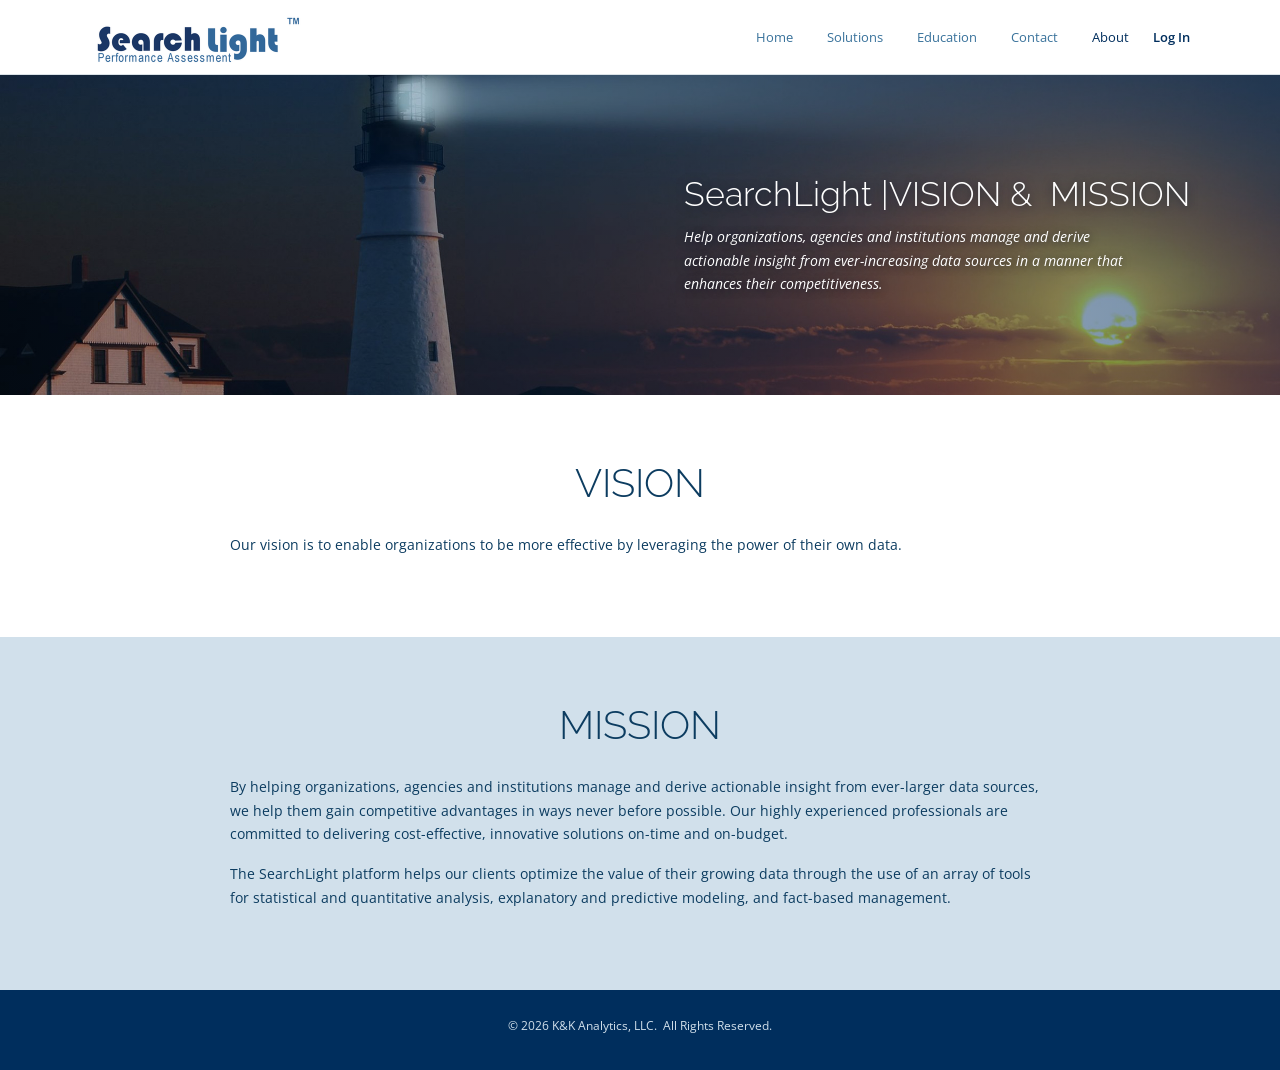
<file: about.html>
<!doctype html>
<html lang="en">
<head>
<meta charset="utf-8">
<meta name="viewport" content="width=device-width, initial-scale=1">
<title>About | searchlight</title>
<meta name="description" content="SearchLight vision and mission — helping organizations derive actionable insight from their data.">
<link rel="icon" href="assets/img/logo.png">
<link rel="preconnect" href="https://fonts.googleapis.com">
<link rel="preconnect" href="https://fonts.gstatic.com" crossorigin>
<link rel="stylesheet" href="https://fonts.googleapis.com/css2?family=Open+Sans:wght@400;600&family=Raleway:wght@300;400&display=swap">
<link rel="stylesheet" href="assets/css/styles.css">
</head>
<body>

<header class="site-header">
  <div class="wrap">
    <a class="brand" href="index.html"><img src="assets/img/logo.png" alt="SearchLight Performance Assessment" width="218" height="52"></a>
    <button class="nav-toggle" type="button" aria-expanded="false" aria-controls="site-nav">Menu</button>
    <nav class="site-nav" id="site-nav">
      <ul>
        <li><a href="index.html">Home</a></li>
        <li><a href="solutions.html">Solutions</a></li>
        <li><a href="education.html">Education</a></li>
        <li><a href="index.html#contact">Contact</a></li>
        <li><a href="about.html" aria-current="page">About</a></li>
      </ul>
    </nav>
    <a class="login" href="https://searchlightpa.com/SearchLight/index.asp?page=Home">Log In</a>
  </div>
</header>

<main>

  <section class="banner banner--right" style="background-image:url('assets/img/hero-about.jpg')">
    <div class="wrap">
      <div class="banner-text">
        <h1>SearchLight&nbsp;|VISION &amp;&nbsp; MISSION</h1>
        <p>Help organizations, agencies and institutions manage and derive actionable insight from ever-increasing data sources in a manner that enhances their competitiveness.</p>
      </div>
    </div>
  </section>

  <section class="band">
    <div class="wrap">
      <h2>VISION</h2>
      <div class="prose">
        <p>Our vision is to enable organizations to be more effective by leveraging the power of their own data.</p>
      </div>
    </div>
  </section>

  <section class="band band--wash">
    <div class="wrap">
      <h2>MISSION</h2>
      <div class="prose">
        <p>By helping organizations, agencies and institutions manage and derive actionable insight from ever-larger data sources, we help them gain competitive advantages in ways never before possible. Our highly experienced professionals are committed to delivering cost-effective, innovative solutions on-time and on-budget.</p>
        <p>The SearchLight platform helps our clients optimize the value of their growing data through the use of an array of tools for statistical and quantitative analysis, explanatory and predictive modeling, and fact-based management.</p>
      </div>
    </div>
  </section>
</main>

<footer class="site-footer">
  <div class="wrap">© <span class="js-year">2026</span> K&amp;K Analytics, LLC. &nbsp;All Rights Reserved.</div>
</footer>

<script src="assets/js/main.js"></script>
</body>
</html>
</file>
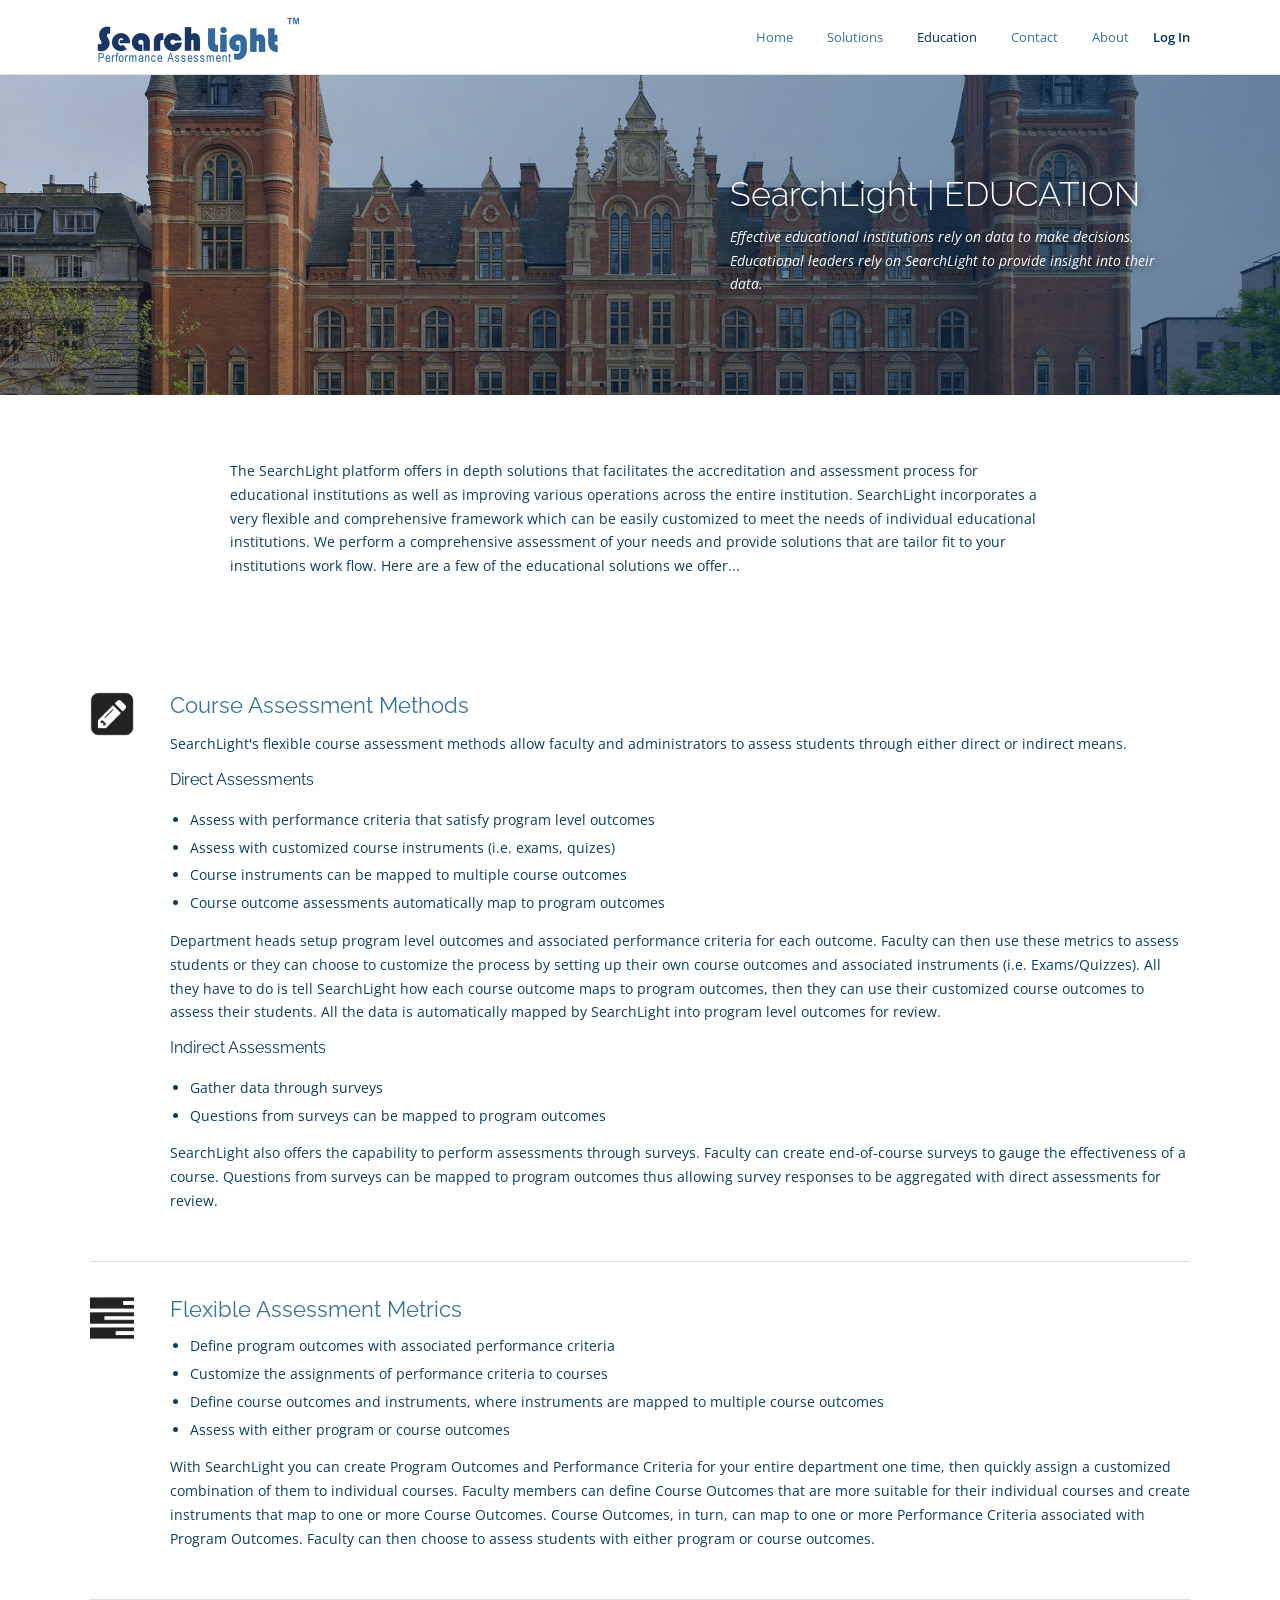
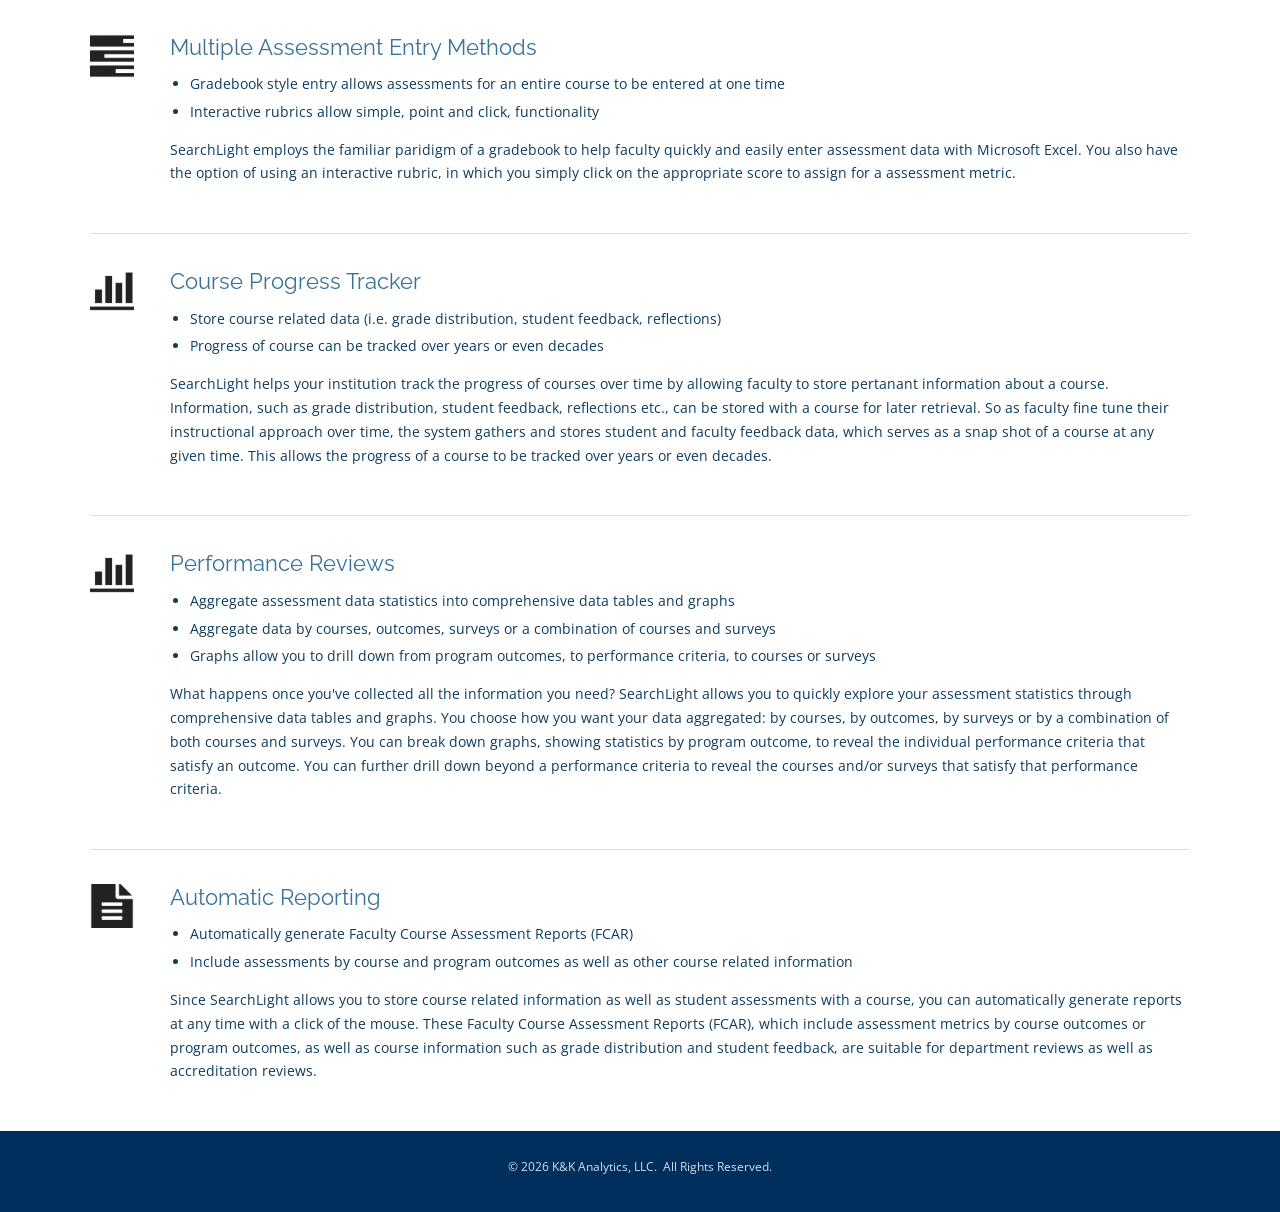
<file: education.html>
<!doctype html>
<html lang="en">
<head>
<meta charset="utf-8">
<meta name="viewport" content="width=device-width, initial-scale=1">
<title>Education | searchlight</title>
<meta name="description" content="SearchLight educational solutions for accreditation, course assessment and reporting.">
<link rel="icon" href="assets/img/logo.png">
<link rel="preconnect" href="https://fonts.googleapis.com">
<link rel="preconnect" href="https://fonts.gstatic.com" crossorigin>
<link rel="stylesheet" href="https://fonts.googleapis.com/css2?family=Open+Sans:wght@400;600&family=Raleway:wght@300;400&display=swap">
<link rel="stylesheet" href="assets/css/styles.css">
</head>
<body>

<header class="site-header">
  <div class="wrap">
    <a class="brand" href="index.html"><img src="assets/img/logo.png" alt="SearchLight Performance Assessment" width="218" height="52"></a>
    <button class="nav-toggle" type="button" aria-expanded="false" aria-controls="site-nav">Menu</button>
    <nav class="site-nav" id="site-nav">
      <ul>
        <li><a href="index.html">Home</a></li>
        <li><a href="solutions.html">Solutions</a></li>
        <li><a href="education.html" aria-current="page">Education</a></li>
        <li><a href="index.html#contact">Contact</a></li>
        <li><a href="about.html">About</a></li>
      </ul>
    </nav>
    <a class="login" href="https://searchlightpa.com/SearchLight/index.asp?page=Home">Log In</a>
  </div>
</header>

<main>

  <section class="banner banner--right" style="background-image:url('assets/img/hero-education.jpg')">
    <div class="wrap">
      <div class="banner-text">
        <h1>SearchLight&nbsp;| EDUCATION</h1>
        <p>Effective educational institutions rely on data to make decisions. Educational leaders rely on SearchLight to provide insight into their data.</p>
      </div>
    </div>
  </section>

  <section class="band">
    <div class="wrap">
      <div class="prose">
        <p>The SearchLight platform offers in depth solutions that facilitates the accreditation and assessment process for educational institutions as well as improving various operations across the entire institution. SearchLight incorporates a very flexible and comprehensive framework which can be easily customized to meet the needs of individual educational institutions. We perform a comprehensive assessment of your needs and provide solutions that are tailor fit to your institutions work flow. Here are a few of the educational solutions we offer...</p>
      </div>
    </div>
  </section>

  <div class="wrap">

    <article class="feature">
      <img src="assets/img/icon-1.png" alt="" width="44" height="44">
      <div>
        <h2>Course Assessment Methods</h2>
        <p>SearchLight's flexible course assessment methods allow faculty and administrators to assess students through either direct or indirect means.</p>
        <h3>Direct Assessments</h3>
        <ul>
          <li>Assess with performance criteria that satisfy program level outcomes</li>
          <li>Assess with customized course instruments (i.e. exams, quizes)</li>
          <li>Course instruments can be mapped to multiple course outcomes</li>
          <li>Course outcome assessments automatically map to program outcomes</li>
        </ul>
        <p>Department heads setup program level outcomes and associated performance criteria for each outcome. Faculty can then use these metrics to assess students or they can choose to customize the process by setting up their own course outcomes and associated instruments (i.e. Exams/Quizzes). All they have to do is tell SearchLight how each course outcome maps to program outcomes, then they can use their customized course outcomes to assess their students. All the data is automatically mapped by SearchLight into program level outcomes for review.</p>
        <h3>Indirect Assessments</h3>
        <ul>
          <li>Gather data through surveys</li>
          <li>Questions from surveys can be mapped to program outcomes</li>
        </ul>
        <p>SearchLight also offers the capability to perform assessments through surveys. Faculty can create end-of-course surveys to gauge the effectiveness of a course. Questions from surveys can be mapped to program outcomes thus allowing survey responses to be aggregated with direct assessments for review.</p>
      </div>
    </article>

    <article class="feature">
      <img src="assets/img/icon-2.png" alt="" width="44" height="44">
      <div>
        <h2>Flexible Assessment Metrics</h2>
        <ul>
          <li>Define program outcomes with associated performance criteria</li>
          <li>Customize the assignments of performance criteria to courses</li>
          <li>Define course outcomes and instruments, where instruments are mapped to multiple course outcomes</li>
          <li>Assess with either program or course outcomes</li>
        </ul>
        <p>With SearchLight you can create Program Outcomes and Performance Criteria for your entire department one time, then quickly assign a customized combination of them to individual courses. Faculty members can define Course Outcomes that are more suitable for their individual courses and create instruments that map to one or more Course Outcomes. Course Outcomes, in turn, can map to one or more Performance Criteria associated with Program Outcomes. Faculty can then choose to assess students with either program or course outcomes.</p>
      </div>
    </article>

    <article class="feature">
      <img src="assets/img/icon-2.png" alt="" width="44" height="44">
      <div>
        <h2>Multiple Assessment Entry Methods</h2>
        <ul>
          <li>Gradebook style entry allows assessments for an entire course to be entered at one time</li>
          <li>Interactive rubrics allow simple, point and click, functionality</li>
        </ul>
        <p>SearchLight employs the familiar paridigm of a gradebook to help faculty quickly and easily enter assessment data with Microsoft Excel. You also have the option of using an interactive rubric, in which you simply click on the appropriate score to assign for a assessment metric.</p>
      </div>
    </article>

    <article class="feature">
      <img src="assets/img/icon-3.png" alt="" width="44" height="44">
      <div>
        <h2>Course Progress Tracker</h2>
        <ul>
          <li>Store course related data (i.e. grade distribution, student feedback, reflections)</li>
          <li>Progress of course can be tracked over years or even decades</li>
        </ul>
        <p>SearchLight helps your institution track the progress of courses over time by allowing faculty to store pertanant information about a course. Information, such as grade distribution, student feedback, reflections etc., can be stored with a course for later retrieval. So as faculty fine tune their instructional approach over time, the system gathers and stores student and faculty feedback data, which serves as a snap shot of a course at any given time. This allows the progress of a course to be tracked over years or even decades.</p>
      </div>
    </article>

    <article class="feature">
      <img src="assets/img/icon-3.png" alt="" width="44" height="44">
      <div>
        <h2>Performance Reviews</h2>
        <ul>
          <li>Aggregate assessment data statistics into comprehensive data tables and graphs</li>
          <li>Aggregate data by courses, outcomes, surveys or a combination of courses and surveys</li>
          <li>Graphs allow you to drill down from program outcomes, to performance criteria, to courses or surveys</li>
        </ul>
        <p>What happens once you've collected all the information you need? SearchLight allows you to quickly explore your assessment statistics through comprehensive data tables and graphs. You choose how you want your data aggregated: by courses, by outcomes, by surveys or by a combination of both courses and surveys. You can break down graphs, showing statistics by program outcome, to reveal the individual performance criteria that satisfy an outcome. You can further drill down beyond a performance criteria to reveal the courses and/or surveys that satisfy that performance criteria.</p>
      </div>
    </article>

    <article class="feature">
      <img src="assets/img/icon-4.png" alt="" width="44" height="44">
      <div>
        <h2>Automatic Reporting</h2>
        <ul>
          <li>Automatically generate Faculty Course Assessment Reports (FCAR)</li>
          <li>Include assessments by course and program outcomes as well as other course related information</li>
        </ul>
        <p>Since SearchLight allows you to store course related information as well as student assessments with a course, you can automatically generate reports at any time with a click of the mouse. These Faculty Course Assessment Reports (FCAR), which include assessment metrics by course outcomes or program outcomes, as well as course information such as grade distribution and student feedback, are suitable for department reviews as well as accreditation reviews.</p>
      </div>
    </article>

  </div>

</main>

<footer class="site-footer">
  <div class="wrap">© <span class="js-year">2026</span> K&amp;K Analytics, LLC. &nbsp;All Rights Reserved.</div>
</footer>

<script src="assets/js/main.js"></script>
</body>
</html>
</file>
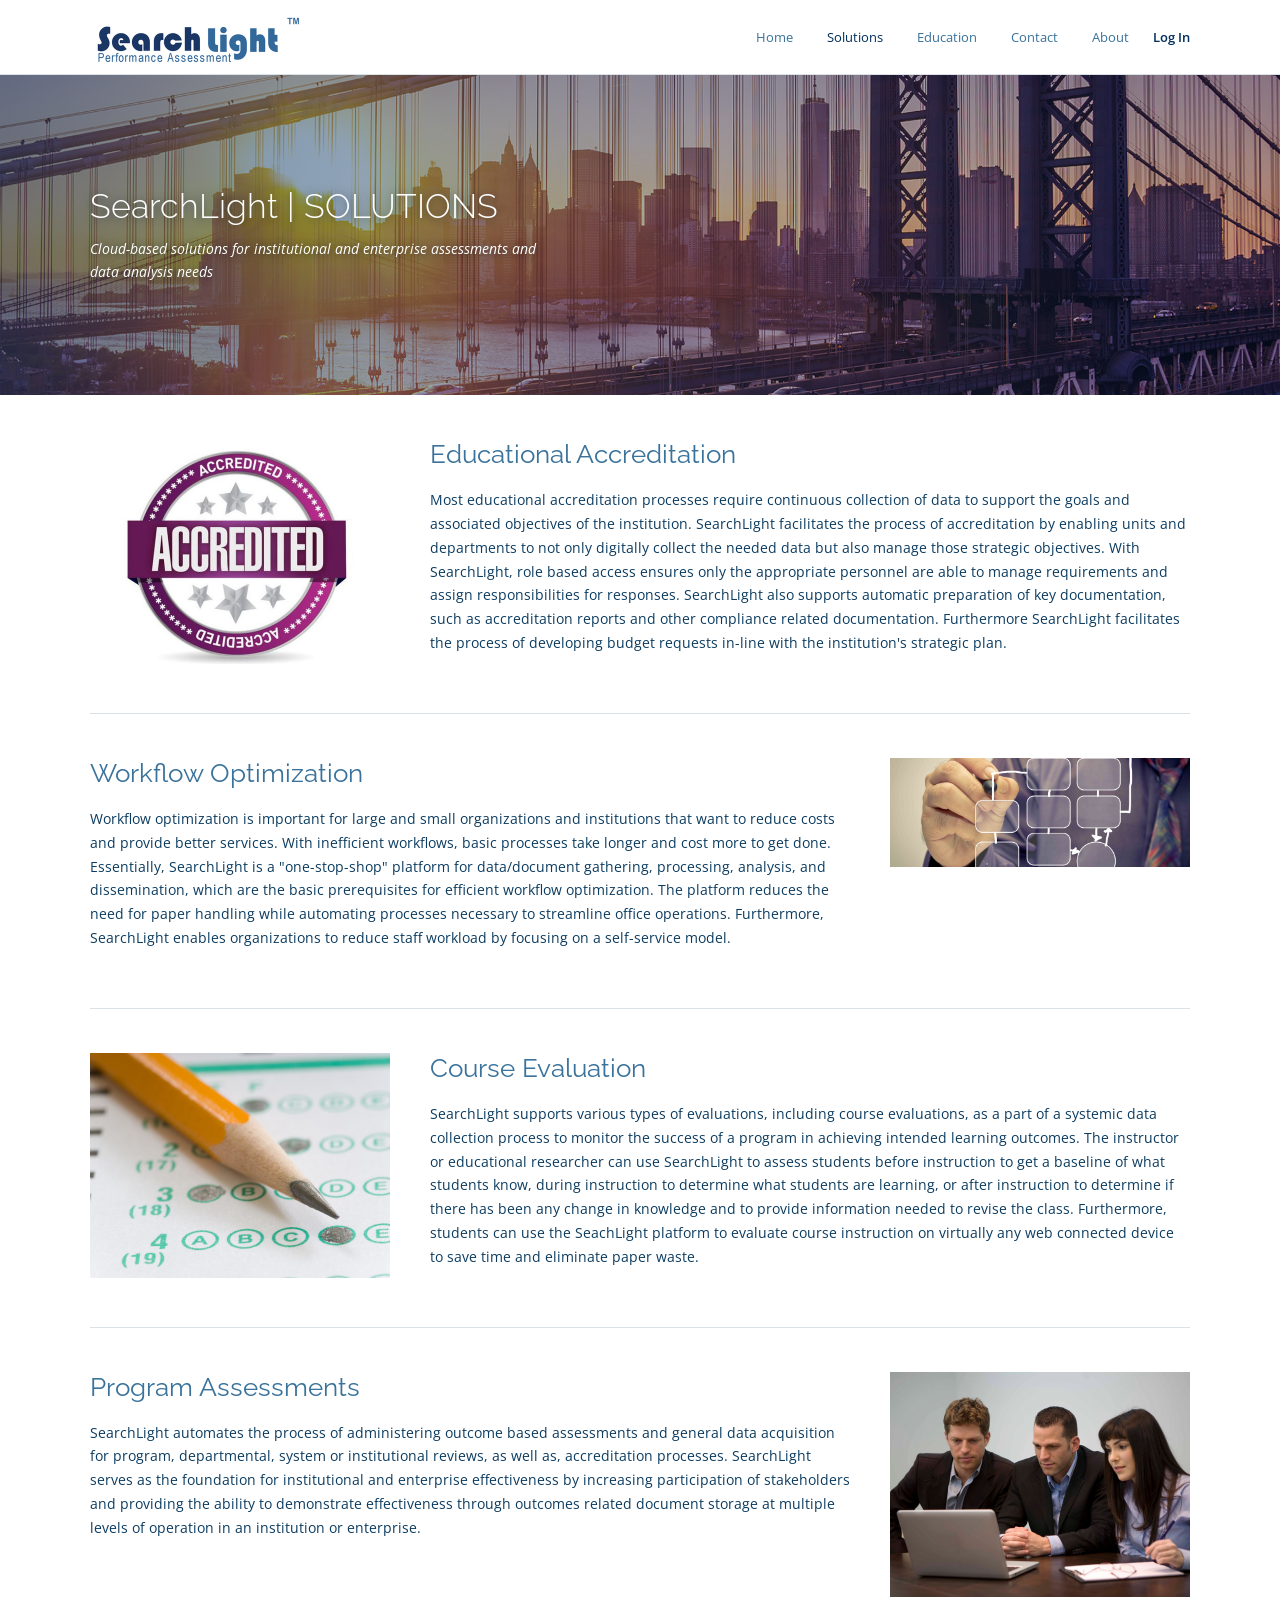
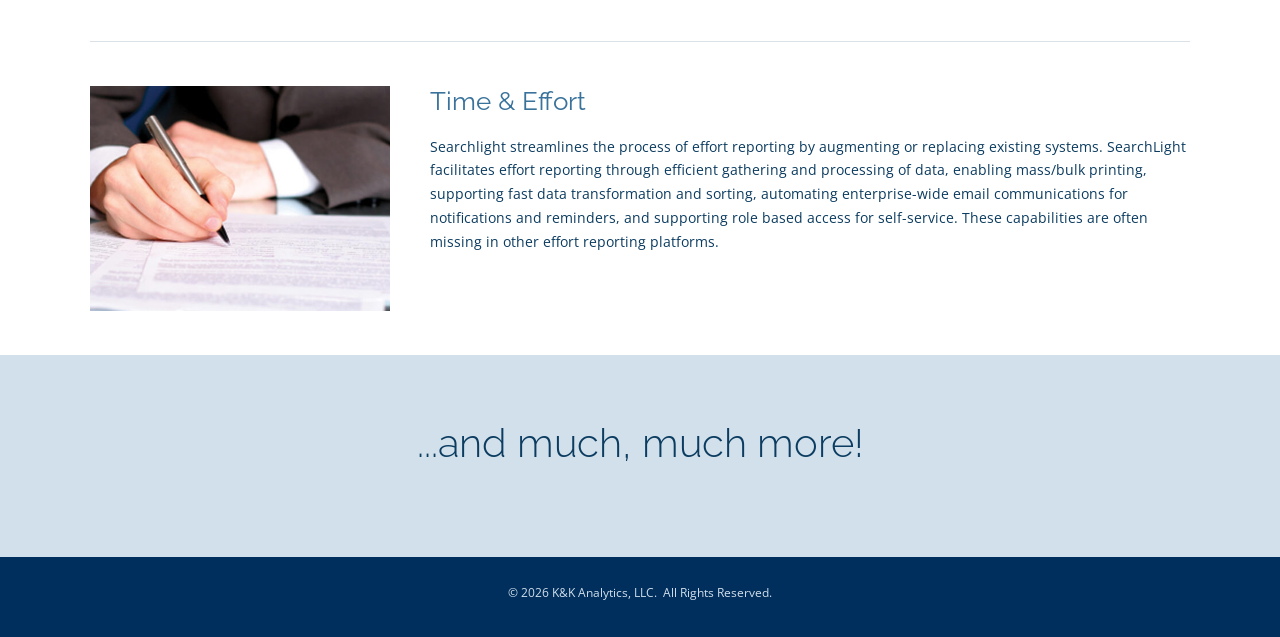
<file: solutions.html>
<!doctype html>
<html lang="en">
<head>
<meta charset="utf-8">
<meta name="viewport" content="width=device-width, initial-scale=1">
<title>Solutions | searchlight</title>
<meta name="description" content="Cloud-based solutions for institutional and enterprise assessments and data analysis needs.">
<link rel="icon" href="assets/img/logo.png">
<link rel="preconnect" href="https://fonts.googleapis.com">
<link rel="preconnect" href="https://fonts.gstatic.com" crossorigin>
<link rel="stylesheet" href="https://fonts.googleapis.com/css2?family=Open+Sans:wght@400;600&family=Raleway:wght@300;400&display=swap">
<link rel="stylesheet" href="assets/css/styles.css">
</head>
<body>

<header class="site-header">
  <div class="wrap">
    <a class="brand" href="index.html"><img src="assets/img/logo.png" alt="SearchLight Performance Assessment" width="218" height="52"></a>
    <button class="nav-toggle" type="button" aria-expanded="false" aria-controls="site-nav">Menu</button>
    <nav class="site-nav" id="site-nav">
      <ul>
        <li><a href="index.html">Home</a></li>
        <li><a href="solutions.html" aria-current="page">Solutions</a></li>
        <li><a href="education.html">Education</a></li>
        <li><a href="index.html#contact">Contact</a></li>
        <li><a href="about.html">About</a></li>
      </ul>
    </nav>
    <a class="login" href="https://searchlightpa.com/SearchLight/index.asp?page=Home">Log In</a>
  </div>
</header>

<main>

  <section class="banner" style="background-image:url('assets/img/hero-solutions.jpg')">
    <div class="wrap">
      <h1>SearchLight&nbsp;| SOLUTIONS</h1>
      <p>Cloud-based solutions for institutional and enterprise assessments and data analysis needs</p>
    </div>
  </section>

  <div class="wrap">

    <article class="row">
      <div class="row-media"><img src="assets/img/sol-accreditation.jpg" alt="Accredited seal" width="600" height="600"></div>
      <div>
        <h2>Educational Accreditation</h2>
        <p>Most educational accreditation processes require continuous collection of data to support the goals and associated objectives of the institution. SearchLight facilitates the process of accreditation by enabling units and departments to not only digitally collect the needed data but also manage those strategic objectives. With SearchLight, role based access ensures only the appropriate personnel are able to manage requirements and assign responsibilities for responses. SearchLight also supports automatic preparation of key documentation, such as accreditation reports and other compliance related documentation. Furthermore SearchLight facilitates the process of developing budget requests in-line with the institution's strategic plan.</p>
      </div>
    </article>

    <article class="row row--reverse">
      <div class="row-media"><img src="assets/img/sol-workflow.jpg" alt="Drawing a workflow diagram" width="600" height="450"></div>
      <div>
        <h2>Workflow Optimization</h2>
        <p>Workflow optimization is important for large and small organizations and institutions that want to reduce costs and provide better services. With inefficient workflows, basic processes take longer and cost more to get done. Essentially, SearchLight is a "one-stop-shop" platform for data/document gathering, processing, analysis, and dissemination, which are the basic prerequisites for efficient workflow optimization. The platform reduces the need for paper handling while automating processes necessary to streamline office operations. Furthermore, SearchLight enables organizations to reduce staff workload by focusing on a self-service model.</p>
      </div>
    </article>

    <article class="row">
      <div class="row-media"><img src="assets/img/sol-course-eval.jpg" alt="Pencil on a scantron answer sheet" width="600" height="450"></div>
      <div>
        <h2>Course Evaluation</h2>
        <p>SearchLight supports various types of evaluations, including course evaluations, as a part of a systemic data collection process to monitor the success of a program in achieving intended learning outcomes. The instructor or educational researcher can use SearchLight to assess students before instruction to get a baseline of what students know, during instruction to determine what students are learning, or after instruction to determine if there has been any change in knowledge and to provide information needed to revise the class. Furthermore, students can use the SeachLight platform to evaluate course instruction on virtually any web connected device to save time and eliminate paper waste.</p>
      </div>
    </article>

    <article class="row row--reverse">
      <div class="row-media"><img src="assets/img/sol-program.jpg" alt="Team reviewing results on a laptop" width="600" height="450"></div>
      <div>
        <h2>Program Assessments</h2>
        <p>SearchLight automates the process of administering outcome based assessments and general data acquisition for program, departmental, system or institutional reviews, as well as, accreditation processes. SearchLight serves as the foundation for institutional and enterprise effectiveness by increasing participation of stakeholders and providing the ability to demonstrate effectiveness through outcomes related document storage at multiple levels of operation in an institution or enterprise.</p>
      </div>
    </article>

    <article class="row">
      <div class="row-media"><img src="assets/img/sol-time-effort.jpg" alt="Signing an effort report" width="600" height="450"></div>
      <div>
        <h2>Time &amp; Effort</h2>
        <p>Searchlight streamlines the process of effort reporting by augmenting or replacing existing systems. SearchLight facilitates effort reporting through efficient gathering and processing of data, enabling mass/bulk printing, supporting fast data transformation and sorting, automating enterprise-wide email communications for notifications and reminders, and supporting role based access for self-service. These capabilities are often missing in other effort reporting platforms.</p>
      </div>
    </article>

  </div>

  <section class="band band--wash">
    <div class="wrap"><h2>...and much, much more!</h2></div>
  </section>
</main>

<footer class="site-footer">
  <div class="wrap">© <span class="js-year">2026</span> K&amp;K Analytics, LLC. &nbsp;All Rights Reserved.</div>
</footer>

<script src="assets/js/main.js"></script>
</body>
</html>
</file>
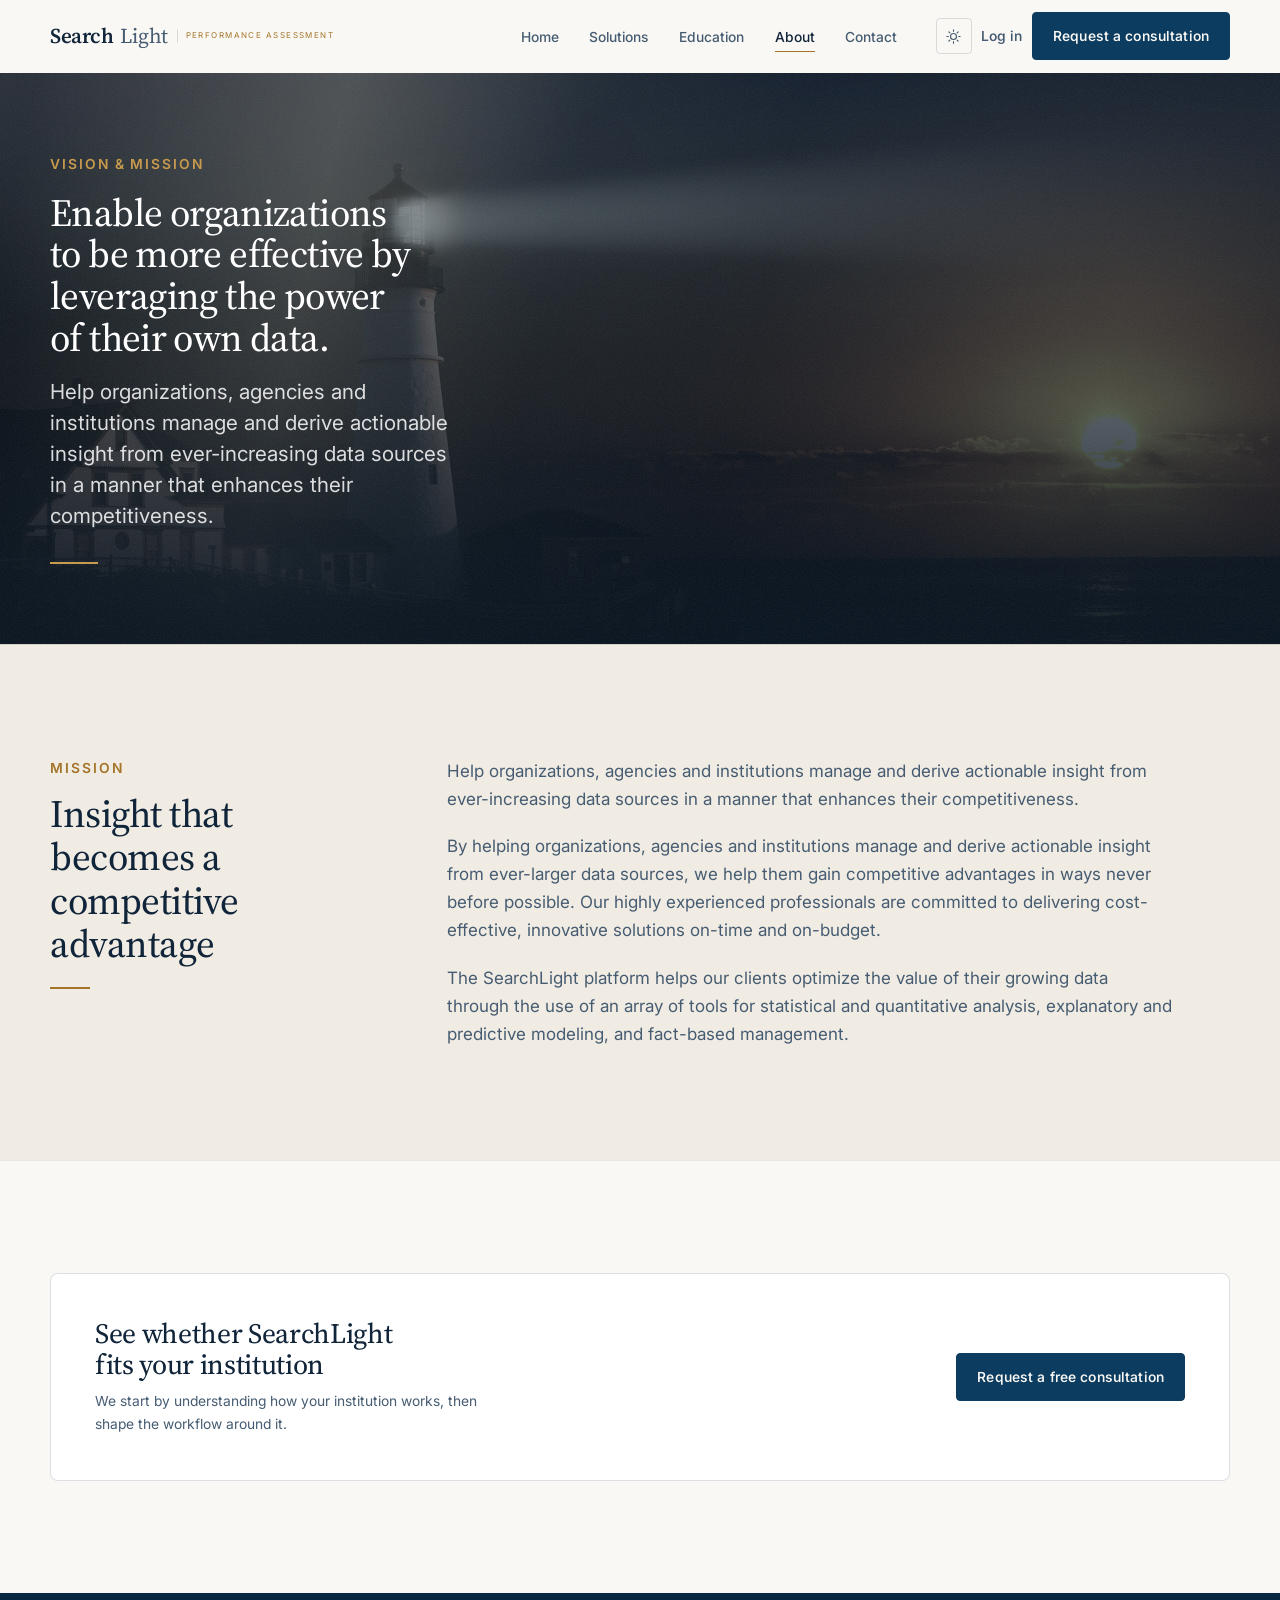
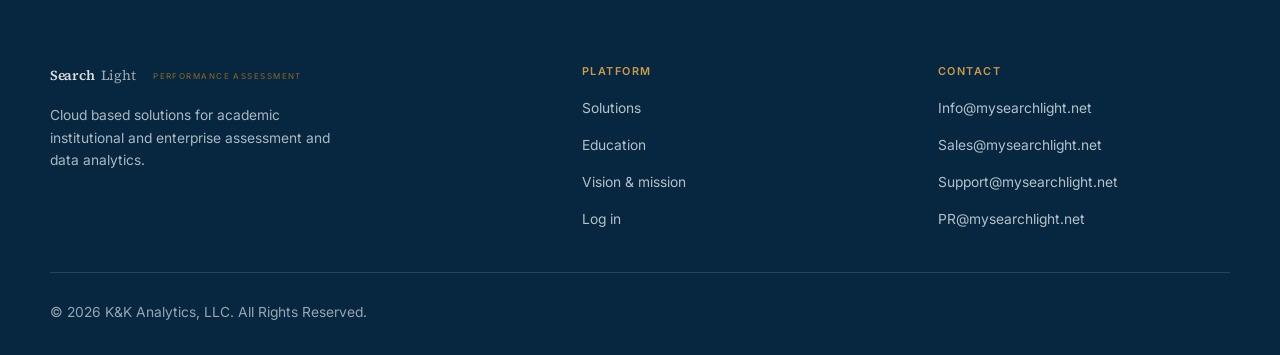
<file: redesign/about.html>
<!doctype html>
<html lang="en">
<head>
<meta charset="utf-8">
<meta name="viewport" content="width=device-width, initial-scale=1">
<title>Vision & mission — SearchLight</title>
<meta name="description" content="SearchLight exists to help organizations derive actionable insight from their data.">
<link rel="icon" href="../assets/img/logo.png">
<link rel="preconnect" href="https://fonts.googleapis.com">
<link rel="preconnect" href="https://fonts.gstatic.com" crossorigin>
<link rel="stylesheet" href="https://fonts.googleapis.com/css2?family=Inter:opsz,wght@14..32,400..700&family=Source+Serif+4:opsz,wght@8..60,400..600&display=swap">
<link rel="stylesheet" href="assets/css/site.css">
<script>
  try {
    var t = localStorage.getItem('sl-theme');
    if (t === 'light' || t === 'dark') document.documentElement.setAttribute('data-theme', t);
  } catch (e) {}
</script>
</head>
<body>
<a class="skip" href="#main">Skip to content</a>
<header class="site-head">
  <div class="shell site-head__bar">
    <a class="wordmark" href="index.html"><b>Search</b><span>Light</span><i>Performance Assessment</i></a>
    <nav class="nav" id="nav" aria-label="Primary">
      <ul>
        <li><a href="index.html">Home</a></li>
        <li><a href="solutions.html">Solutions</a></li>
        <li><a href="education.html">Education</a></li>
        <li><a href="about.html" aria-current="page">About</a></li>
        <li><a href="index.html#contact">Contact</a></li>
        <li class="nav__login"><a href="https://searchlightpa.com/SearchLight/index.asp?page=Home">Log in</a></li>
        <li class="nav__cta"><a href="index.html#contact">Request a consultation</a></li>
      </ul>
    </nav>
    <div class="head-tools">
      <button class="theme-toggle" type="button" aria-label="Switch theme">
        <svg class="i-sun" viewBox="0 0 24 24" fill="none" stroke="currentColor" stroke-width="1.6" stroke-linecap="round" aria-hidden="true"><circle cx="12" cy="12" r="4.2"/><path d="M12 2.6v2.1M12 19.3v2.1M21.4 12h-2.1M4.7 12H2.6M18.6 5.4l-1.5 1.5M6.9 17.1l-1.5 1.5M18.6 18.6l-1.5-1.5M6.9 6.9 5.4 5.4"/></svg>
        <svg class="i-moon" viewBox="0 0 24 24" fill="none" stroke="currentColor" stroke-width="1.6" stroke-linecap="round" stroke-linejoin="round" aria-hidden="true"><path d="M20 14.2A8.2 8.2 0 0 1 9.8 4a8.2 8.2 0 1 0 10.2 10.2Z"/></svg>
      </button>
      <a class="login" href="https://searchlightpa.com/SearchLight/index.asp?page=Home">Log in</a>
      <a class="btn btn--solid" href="index.html#contact">Request a consultation</a>
      <button class="burger" type="button" aria-expanded="false" aria-controls="nav" aria-label="Menu">
        <svg viewBox="0 0 24 24" fill="none" stroke="currentColor" stroke-width="1.7" stroke-linecap="round" aria-hidden="true"><path d="M4 7h16M4 12h16M4 17h16"/></svg>
      </button>
    </div>
  </div>
</header>

<main id="main">

  <section class="banner">
    <div class="banner__media">
      <img src="../assets/img/hero-about.jpg" alt="A lighthouse beam sweeping out to sea at sunset" width="2400" height="1200">
    </div>
    <div class="shell banner__inner">
      <div class="banner__text">
        <p class="eyebrow">Vision &amp; mission</p>
        <h1 class="banner__title">Enable organizations to be more effective by leveraging the power of their own data.</h1>
        <p class="banner__desc">Help organizations, agencies and institutions manage and derive actionable insight from ever-increasing data sources in a manner that enhances their competitiveness.</p>
        <div class="banner__rule"></div>
      </div>
    </div>
  </section>

  <section class="section section--sunk">
    <div class="shell section__grid">
      <div class="section__head">
        <p class="eyebrow">Mission</p>
        <h2>Insight that becomes a competitive advantage</h2>
        <div class="rule"></div>
      </div>
      <div class="prose">
        <p>Help organizations, agencies and institutions manage and derive actionable insight from
          ever-increasing data sources in a manner that enhances their competitiveness.</p>
        <p>By helping organizations, agencies and institutions manage and derive actionable insight from
          ever-larger data sources, we help them gain competitive advantages in ways never before possible.
          Our highly experienced professionals are committed to delivering cost-effective, innovative
          solutions on-time and on-budget.</p>
        <p>The SearchLight platform helps our clients optimize the value of their growing data through the use
          of an array of tools for statistical and quantitative analysis, explanatory and predictive
          modeling, and fact-based management.</p>
      </div>
    </div>
  </section>

  <section class="section">
    <div class="shell">
      <div class="cta">
        <div>
          <h2>See whether SearchLight fits your institution</h2>
          <p>We start by understanding how your institution works, then shape the workflow around it.</p>
        </div>
        <a class="btn btn--solid" href="index.html#contact">Request a free consultation</a>
      </div>
    </div>
  </section>

</main>

<footer class="site-foot">
  <div class="shell">
    <div class="site-foot__grid">
      <div>
        <a class="wordmark" href="index.html"><b>Search</b><span>Light</span><i>Performance Assessment</i></a>
        <p>Cloud based solutions for academic institutional and enterprise assessment and data analytics.</p>
      </div>
      <div>
        <h4>Platform</h4>
        <ul>
          <li><a href="solutions.html">Solutions</a></li>
          <li><a href="education.html">Education</a></li>
          <li><a href="about.html">Vision &amp; mission</a></li>
          <li><a href="https://searchlightpa.com/SearchLight/index.asp?page=Home">Log in</a></li>
        </ul>
      </div>
      <div>
        <h4>Contact</h4>
        <ul>
          <li><a href="mailto:Info@mysearchlight.net">Info@mysearchlight.net</a></li>
          <li><a href="mailto:Sales@mysearchlight.net">Sales@mysearchlight.net</a></li>
          <li><a href="mailto:Support@mysearchlight.net">Support@mysearchlight.net</a></li>
          <li><a href="mailto:PR@mysearchlight.net">PR@mysearchlight.net</a></li>
        </ul>
      </div>
    </div>
    <div class="site-foot__base">
      <span>© <span class="js-year">2026</span> K&amp;K Analytics, LLC. All Rights Reserved.</span>
    </div>
  </div>
</footer>

<script src="assets/js/site.js"></script>
</body>
</html>
</file>
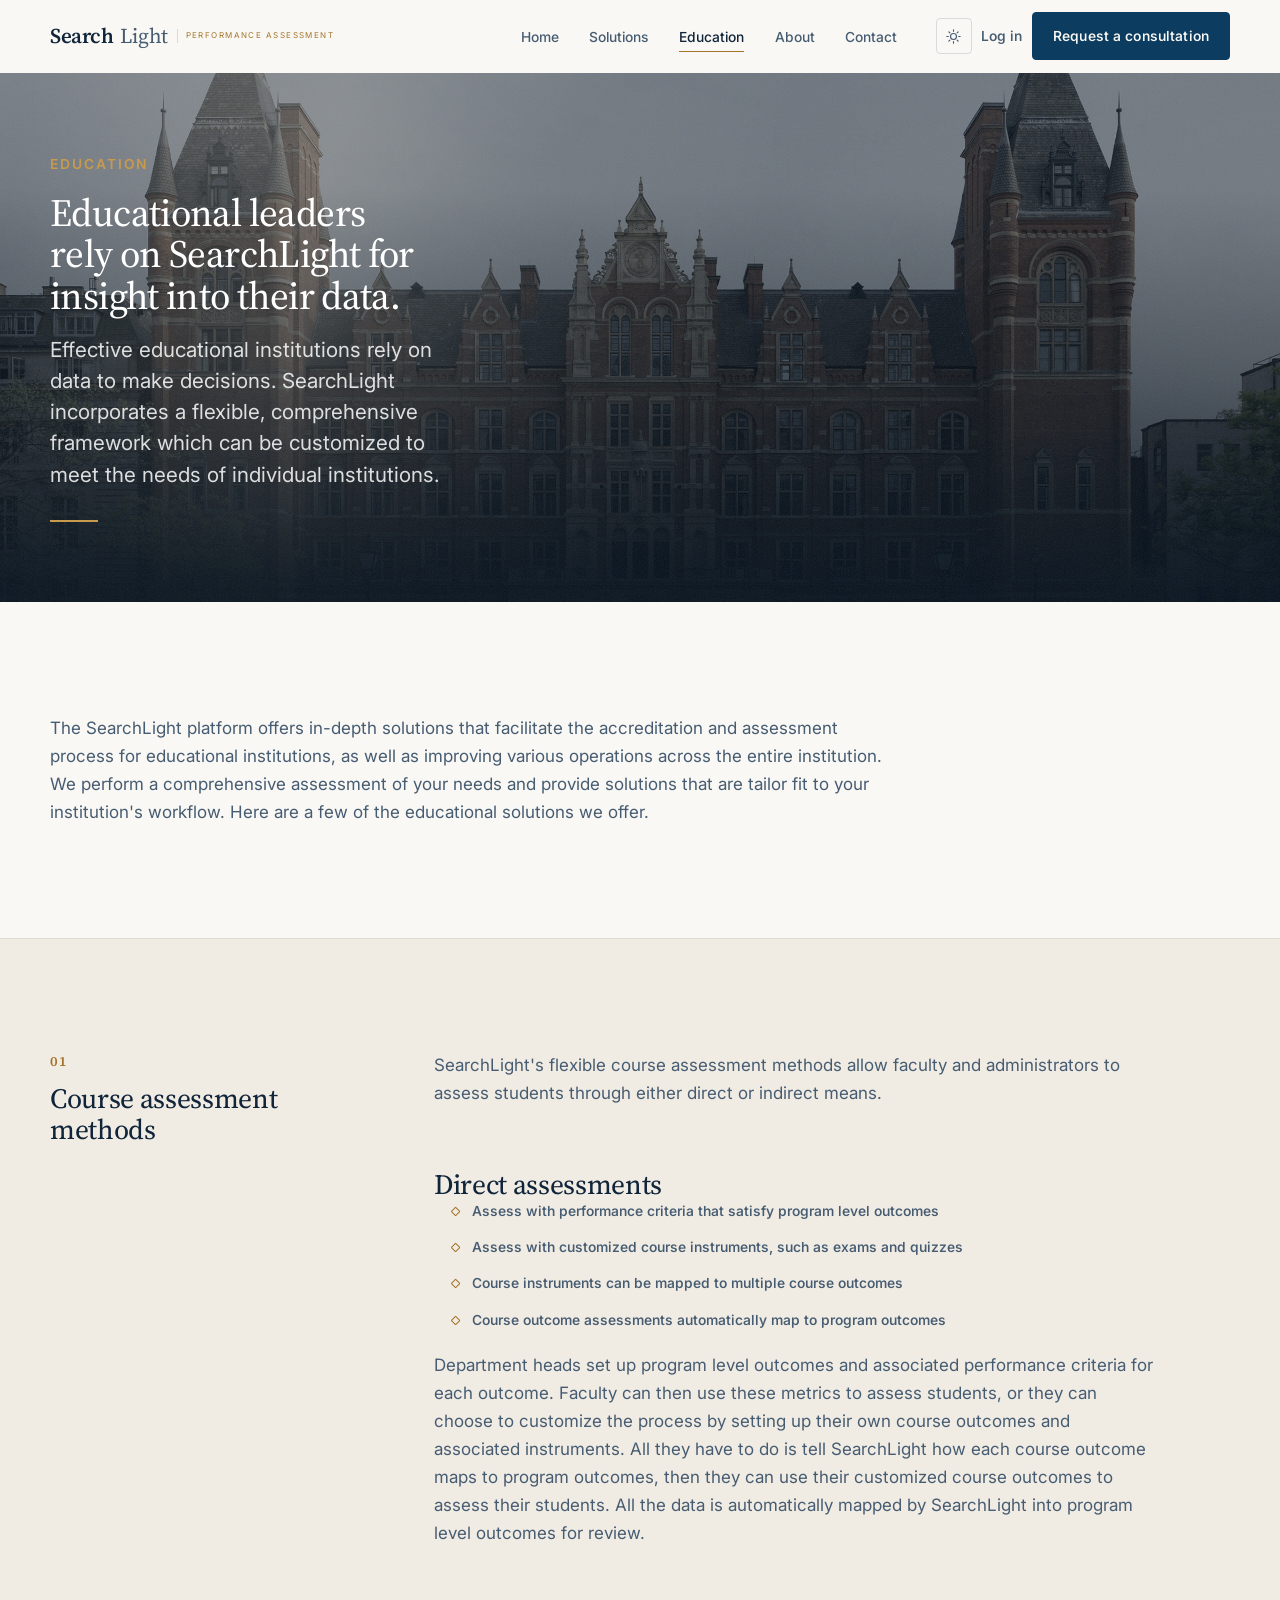
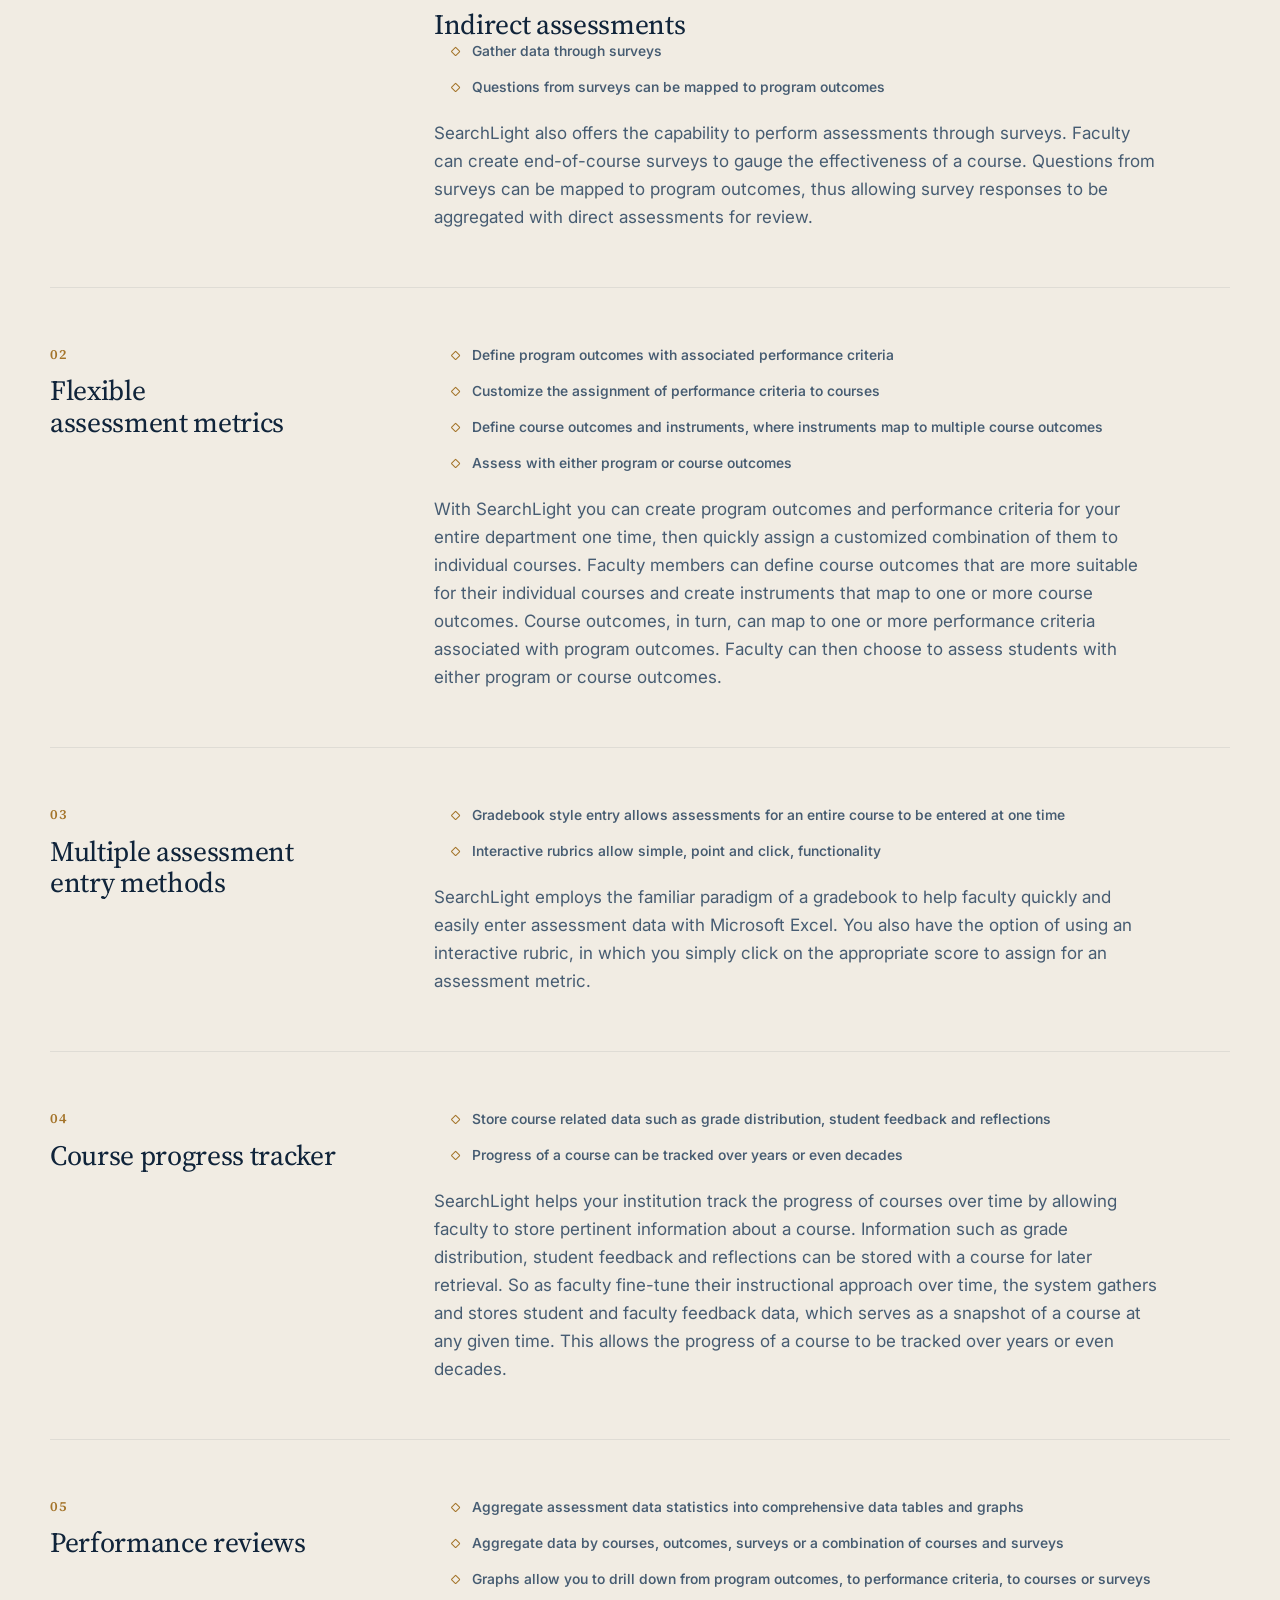
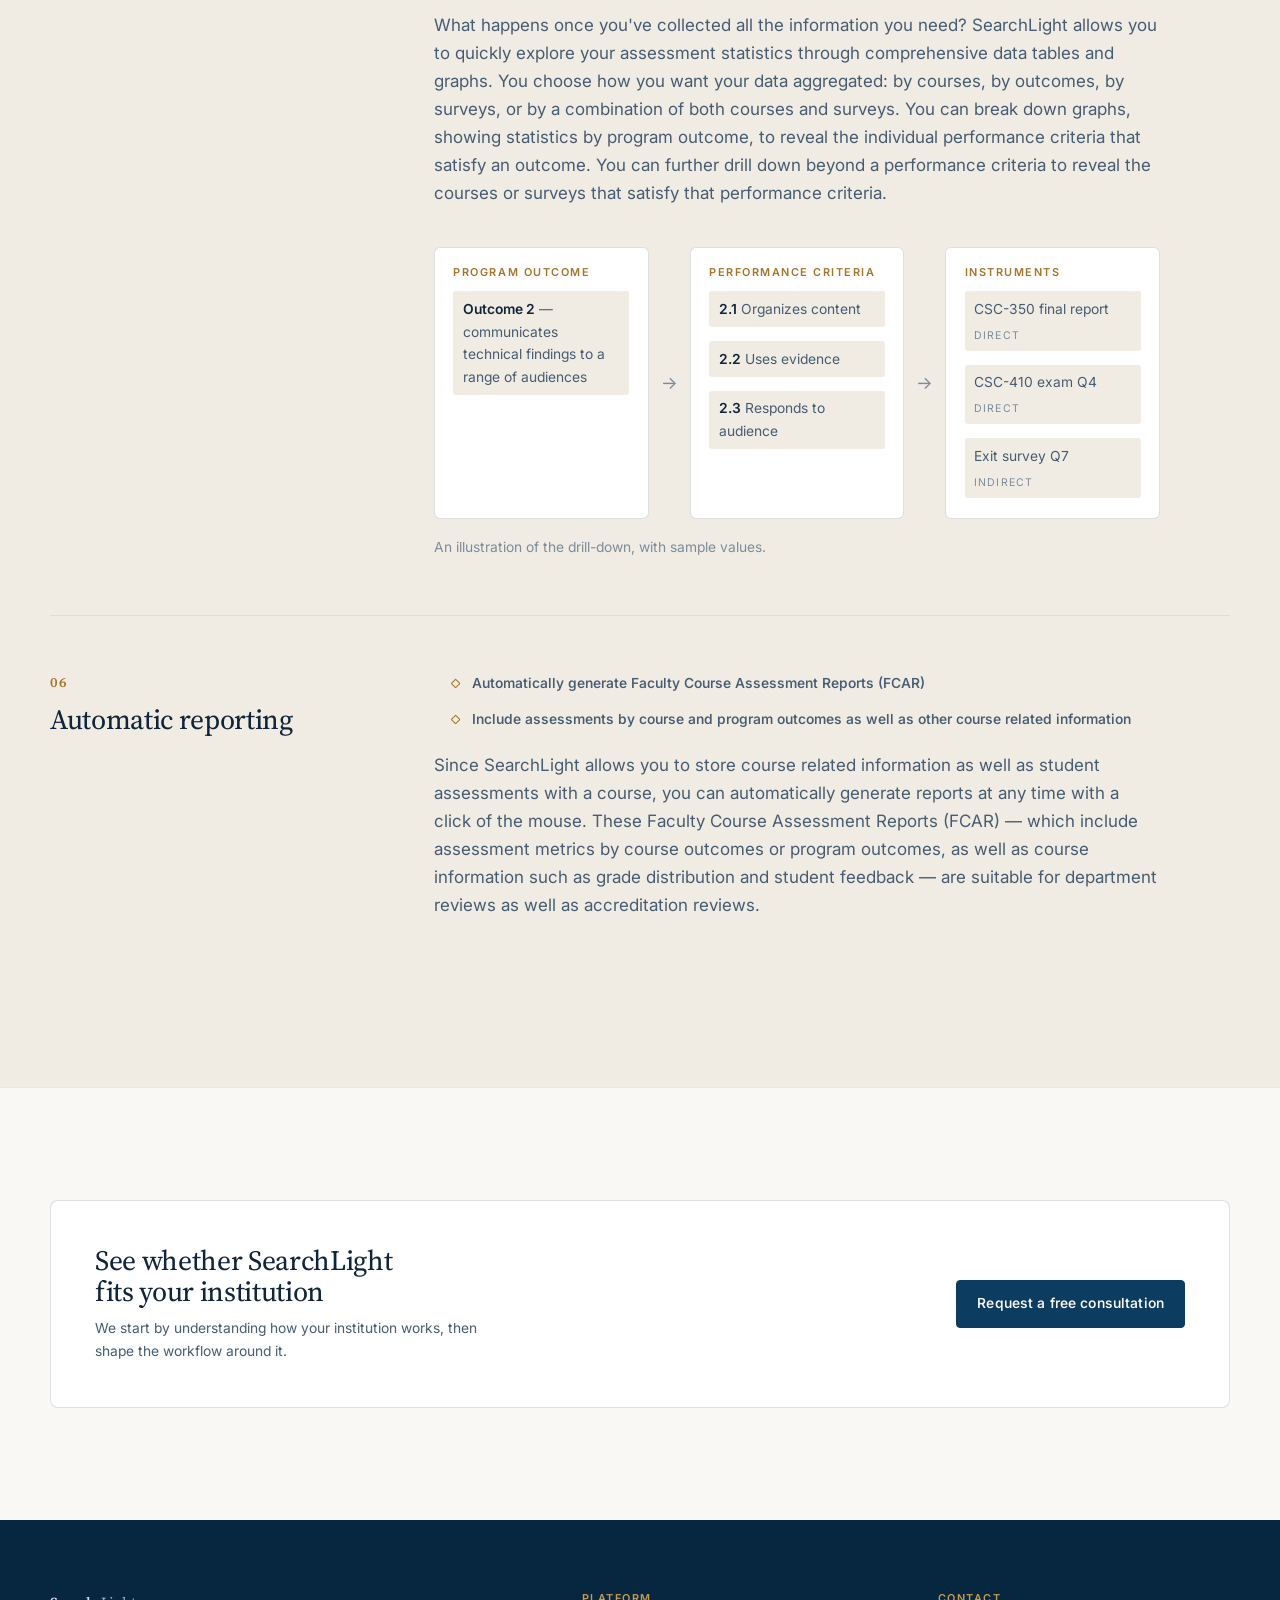
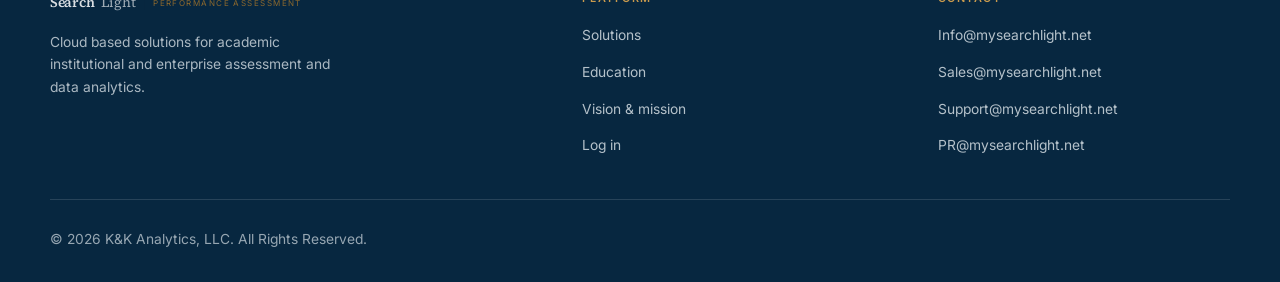
<file: redesign/education.html>
<!doctype html>
<html lang="en">
<head>
<meta charset="utf-8">
<meta name="viewport" content="width=device-width, initial-scale=1">
<title>Education — SearchLight</title>
<meta name="description" content="SearchLight educational solutions for accreditation, course assessment and reporting.">
<link rel="icon" href="../assets/img/logo.png">
<link rel="preconnect" href="https://fonts.googleapis.com">
<link rel="preconnect" href="https://fonts.gstatic.com" crossorigin>
<link rel="stylesheet" href="https://fonts.googleapis.com/css2?family=Inter:opsz,wght@14..32,400..700&family=Source+Serif+4:opsz,wght@8..60,400..600&display=swap">
<link rel="stylesheet" href="assets/css/site.css">
<script>
  try {
    var t = localStorage.getItem('sl-theme');
    if (t === 'light' || t === 'dark') document.documentElement.setAttribute('data-theme', t);
  } catch (e) {}
</script>
</head>
<body>
<a class="skip" href="#main">Skip to content</a>
<header class="site-head">
  <div class="shell site-head__bar">
    <a class="wordmark" href="index.html"><b>Search</b><span>Light</span><i>Performance Assessment</i></a>
    <nav class="nav" id="nav" aria-label="Primary">
      <ul>
        <li><a href="index.html">Home</a></li>
        <li><a href="solutions.html">Solutions</a></li>
        <li><a href="education.html" aria-current="page">Education</a></li>
        <li><a href="about.html">About</a></li>
        <li><a href="index.html#contact">Contact</a></li>
        <li class="nav__login"><a href="https://searchlightpa.com/SearchLight/index.asp?page=Home">Log in</a></li>
        <li class="nav__cta"><a href="index.html#contact">Request a consultation</a></li>
      </ul>
    </nav>
    <div class="head-tools">
      <button class="theme-toggle" type="button" aria-label="Switch theme">
        <svg class="i-sun" viewBox="0 0 24 24" fill="none" stroke="currentColor" stroke-width="1.6" stroke-linecap="round" aria-hidden="true"><circle cx="12" cy="12" r="4.2"/><path d="M12 2.6v2.1M12 19.3v2.1M21.4 12h-2.1M4.7 12H2.6M18.6 5.4l-1.5 1.5M6.9 17.1l-1.5 1.5M18.6 18.6l-1.5-1.5M6.9 6.9 5.4 5.4"/></svg>
        <svg class="i-moon" viewBox="0 0 24 24" fill="none" stroke="currentColor" stroke-width="1.6" stroke-linecap="round" stroke-linejoin="round" aria-hidden="true"><path d="M20 14.2A8.2 8.2 0 0 1 9.8 4a8.2 8.2 0 1 0 10.2 10.2Z"/></svg>
      </button>
      <a class="login" href="https://searchlightpa.com/SearchLight/index.asp?page=Home">Log in</a>
      <a class="btn btn--solid" href="index.html#contact">Request a consultation</a>
      <button class="burger" type="button" aria-expanded="false" aria-controls="nav" aria-label="Menu">
        <svg viewBox="0 0 24 24" fill="none" stroke="currentColor" stroke-width="1.7" stroke-linecap="round" aria-hidden="true"><path d="M4 7h16M4 12h16M4 17h16"/></svg>
      </button>
    </div>
  </div>
</header>

<main id="main">

  <section class="banner">
    <div class="banner__media">
      <img src="../assets/img/hero-education.jpg" alt="A university building in red brick" width="2400" height="1200">
    </div>
    <div class="shell banner__inner">
      <div class="banner__text">
        <p class="eyebrow">Education</p>
        <h1 class="banner__title">Educational leaders rely on SearchLight for insight into their data.</h1>
        <p class="banner__desc">Effective educational institutions rely on data to make decisions. SearchLight incorporates a flexible, comprehensive framework which can be customized to meet the needs of individual institutions.</p>
        <div class="banner__rule"></div>
      </div>
    </div>
  </section>

  <section class="section">
    <div class="shell">
      <div class="prose" style="max-width:76ch">
        <p>The SearchLight platform offers in-depth solutions that facilitate the accreditation and assessment
          process for educational institutions, as well as improving various operations across the entire
          institution. We perform a comprehensive assessment of your needs and provide solutions that are
          tailor fit to your institution's workflow. Here are a few of the educational solutions we offer.</p>
      </div>
    </div>
  </section>

  <section class="section section--sunk">
    <div class="shell">
      <div class="features">
        <article class="feature">
          <div>
            <span class="feature__num">01</span>
            <h3>Course assessment methods</h3>
          </div>
          <div class="prose">
          <p>SearchLight's flexible course assessment methods allow faculty and administrators to assess students
          through either direct or indirect means.</p>
          <h3>Direct assessments</h3>
          <ul class="feature__keys">
            <li>Assess with performance criteria that satisfy program level outcomes</li>
            <li>Assess with customized course instruments, such as exams and quizzes</li>
            <li>Course instruments can be mapped to multiple course outcomes</li>
            <li>Course outcome assessments automatically map to program outcomes</li>
          </ul>
          <p>Department heads set up program level outcomes and associated performance criteria for each
          outcome. Faculty can then use these metrics to assess students, or they can choose to customize the
          process by setting up their own course outcomes and associated instruments. All they have to do is
          tell SearchLight how each course outcome maps to program outcomes, then they can use their
          customized course outcomes to assess their students. All the data is automatically mapped by
          SearchLight into program level outcomes for review.</p>
          <h3>Indirect assessments</h3>
          <ul class="feature__keys">
            <li>Gather data through surveys</li>
            <li>Questions from surveys can be mapped to program outcomes</li>
          </ul>
          <p>SearchLight also offers the capability to perform assessments through surveys. Faculty can create
          end-of-course surveys to gauge the effectiveness of a course. Questions from surveys can be mapped to
          program outcomes, thus allowing survey responses to be aggregated with direct assessments for
          review.</p>
          </div>
        </article>

        <article class="feature">
          <div>
            <span class="feature__num">02</span>
            <h3>Flexible assessment metrics</h3>
          </div>
          <div class="prose">
          <ul class="feature__keys">
            <li>Define program outcomes with associated performance criteria</li>
            <li>Customize the assignment of performance criteria to courses</li>
            <li>Define course outcomes and instruments, where instruments map to multiple course outcomes</li>
            <li>Assess with either program or course outcomes</li>
          </ul>
          <p>With SearchLight you can create program outcomes and performance criteria for your entire department
          one time, then quickly assign a customized combination of them to individual courses. Faculty
          members can define course outcomes that are more suitable for their individual courses and create
          instruments that map to one or more course outcomes. Course outcomes, in turn, can map to one or
          more performance criteria associated with program outcomes. Faculty can then choose to assess
          students with either program or course outcomes.</p>
          </div>
        </article>

        <article class="feature">
          <div>
            <span class="feature__num">03</span>
            <h3>Multiple assessment entry methods</h3>
          </div>
          <div class="prose">
          <ul class="feature__keys">
            <li>Gradebook style entry allows assessments for an entire course to be entered at one time</li>
            <li>Interactive rubrics allow simple, point and click, functionality</li>
          </ul>
          <p>SearchLight employs the familiar paradigm of a gradebook to help faculty quickly and easily enter
          assessment data with Microsoft Excel. You also have the option of using an interactive rubric, in
          which you simply click on the appropriate score to assign for an assessment metric.</p>
          </div>
        </article>

        <article class="feature">
          <div>
            <span class="feature__num">04</span>
            <h3>Course progress tracker</h3>
          </div>
          <div class="prose">
          <ul class="feature__keys">
            <li>Store course related data such as grade distribution, student feedback and reflections</li>
            <li>Progress of a course can be tracked over years or even decades</li>
          </ul>
          <p>SearchLight helps your institution track the progress of courses over time by allowing faculty to
          store pertinent information about a course. Information such as grade distribution, student
          feedback and reflections can be stored with a course for later retrieval. So as faculty fine-tune
          their instructional approach over time, the system gathers and stores student and faculty feedback
          data, which serves as a snapshot of a course at any given time. This allows the progress of a course
          to be tracked over years or even decades.</p>
          </div>
        </article>

        <article class="feature">
          <div>
            <span class="feature__num">05</span>
            <h3>Performance reviews</h3>
          </div>
          <div class="prose">
          <ul class="feature__keys">
            <li>Aggregate assessment data statistics into comprehensive data tables and graphs</li>
            <li>Aggregate data by courses, outcomes, surveys or a combination of courses and surveys</li>
            <li>Graphs allow you to drill down from program outcomes, to performance criteria, to courses or surveys</li>
          </ul>
          <p>What happens once you've collected all the information you need? SearchLight allows you to quickly
          explore your assessment statistics through comprehensive data tables and graphs. You choose how you
          want your data aggregated: by courses, by outcomes, by surveys, or by a combination of both courses
          and surveys. You can break down graphs, showing statistics by program outcome, to reveal the
          individual performance criteria that satisfy an outcome. You can further drill down beyond a
          performance criteria to reveal the courses or surveys that satisfy that performance criteria.</p>
          <figure class="drill-figure">
          <div class="drill">
            <div class="drill__stage">
              <h4>Program outcome</h4>
              <ul><li><b>Outcome 2</b> — communicates technical findings to a range of audiences</li></ul>
            </div>
            <div class="drill__join" aria-hidden="true">&#8594;</div>
            <div class="drill__stage">
              <h4>Performance criteria</h4>
              <ul>
                <li><b>2.1</b> Organizes content</li>
                <li><b>2.2</b> Uses evidence</li>
                <li><b>2.3</b> Responds to audience</li>
              </ul>
            </div>
            <div class="drill__join" aria-hidden="true">&#8594;</div>
            <div class="drill__stage">
              <h4>Instruments</h4>
              <ul>
                <li>CSC-350 final report <i>direct</i></li>
                <li>CSC-410 exam Q4 <i>direct</i></li>
                <li>Exit survey Q7 <i>indirect</i></li>
              </ul>
            </div>
          </div>
          <figcaption class="drill__caption">An illustration of the drill-down, with sample values.</figcaption>
        </figure>
          </div>
        </article>

        <article class="feature">
          <div>
            <span class="feature__num">06</span>
            <h3>Automatic reporting</h3>
          </div>
          <div class="prose">
          <ul class="feature__keys">
            <li>Automatically generate Faculty Course Assessment Reports (FCAR)</li>
            <li>Include assessments by course and program outcomes as well as other course related information</li>
          </ul>
          <p>Since SearchLight allows you to store course related information as well as student assessments with
          a course, you can automatically generate reports at any time with a click of the mouse. These
          Faculty Course Assessment Reports (FCAR) — which include assessment metrics by course outcomes or
          program outcomes, as well as course information such as grade distribution and student feedback —
          are suitable for department reviews as well as accreditation reviews.</p>
          </div>
        </article>

      </div>
    </div>
  </section>

  <section class="section">
    <div class="shell">
      <div class="cta">
        <div>
          <h2>See whether SearchLight fits your institution</h2>
          <p>We start by understanding how your institution works, then shape the workflow around it.</p>
        </div>
        <a class="btn btn--solid" href="index.html#contact">Request a free consultation</a>
      </div>
    </div>
  </section>

</main>

<footer class="site-foot">
  <div class="shell">
    <div class="site-foot__grid">
      <div>
        <a class="wordmark" href="index.html"><b>Search</b><span>Light</span><i>Performance Assessment</i></a>
        <p>Cloud based solutions for academic institutional and enterprise assessment and data analytics.</p>
      </div>
      <div>
        <h4>Platform</h4>
        <ul>
          <li><a href="solutions.html">Solutions</a></li>
          <li><a href="education.html">Education</a></li>
          <li><a href="about.html">Vision &amp; mission</a></li>
          <li><a href="https://searchlightpa.com/SearchLight/index.asp?page=Home">Log in</a></li>
        </ul>
      </div>
      <div>
        <h4>Contact</h4>
        <ul>
          <li><a href="mailto:Info@mysearchlight.net">Info@mysearchlight.net</a></li>
          <li><a href="mailto:Sales@mysearchlight.net">Sales@mysearchlight.net</a></li>
          <li><a href="mailto:Support@mysearchlight.net">Support@mysearchlight.net</a></li>
          <li><a href="mailto:PR@mysearchlight.net">PR@mysearchlight.net</a></li>
        </ul>
      </div>
    </div>
    <div class="site-foot__base">
      <span>© <span class="js-year">2026</span> K&amp;K Analytics, LLC. All Rights Reserved.</span>
    </div>
  </div>
</footer>

<script src="assets/js/site.js"></script>
</body>
</html>
</file>
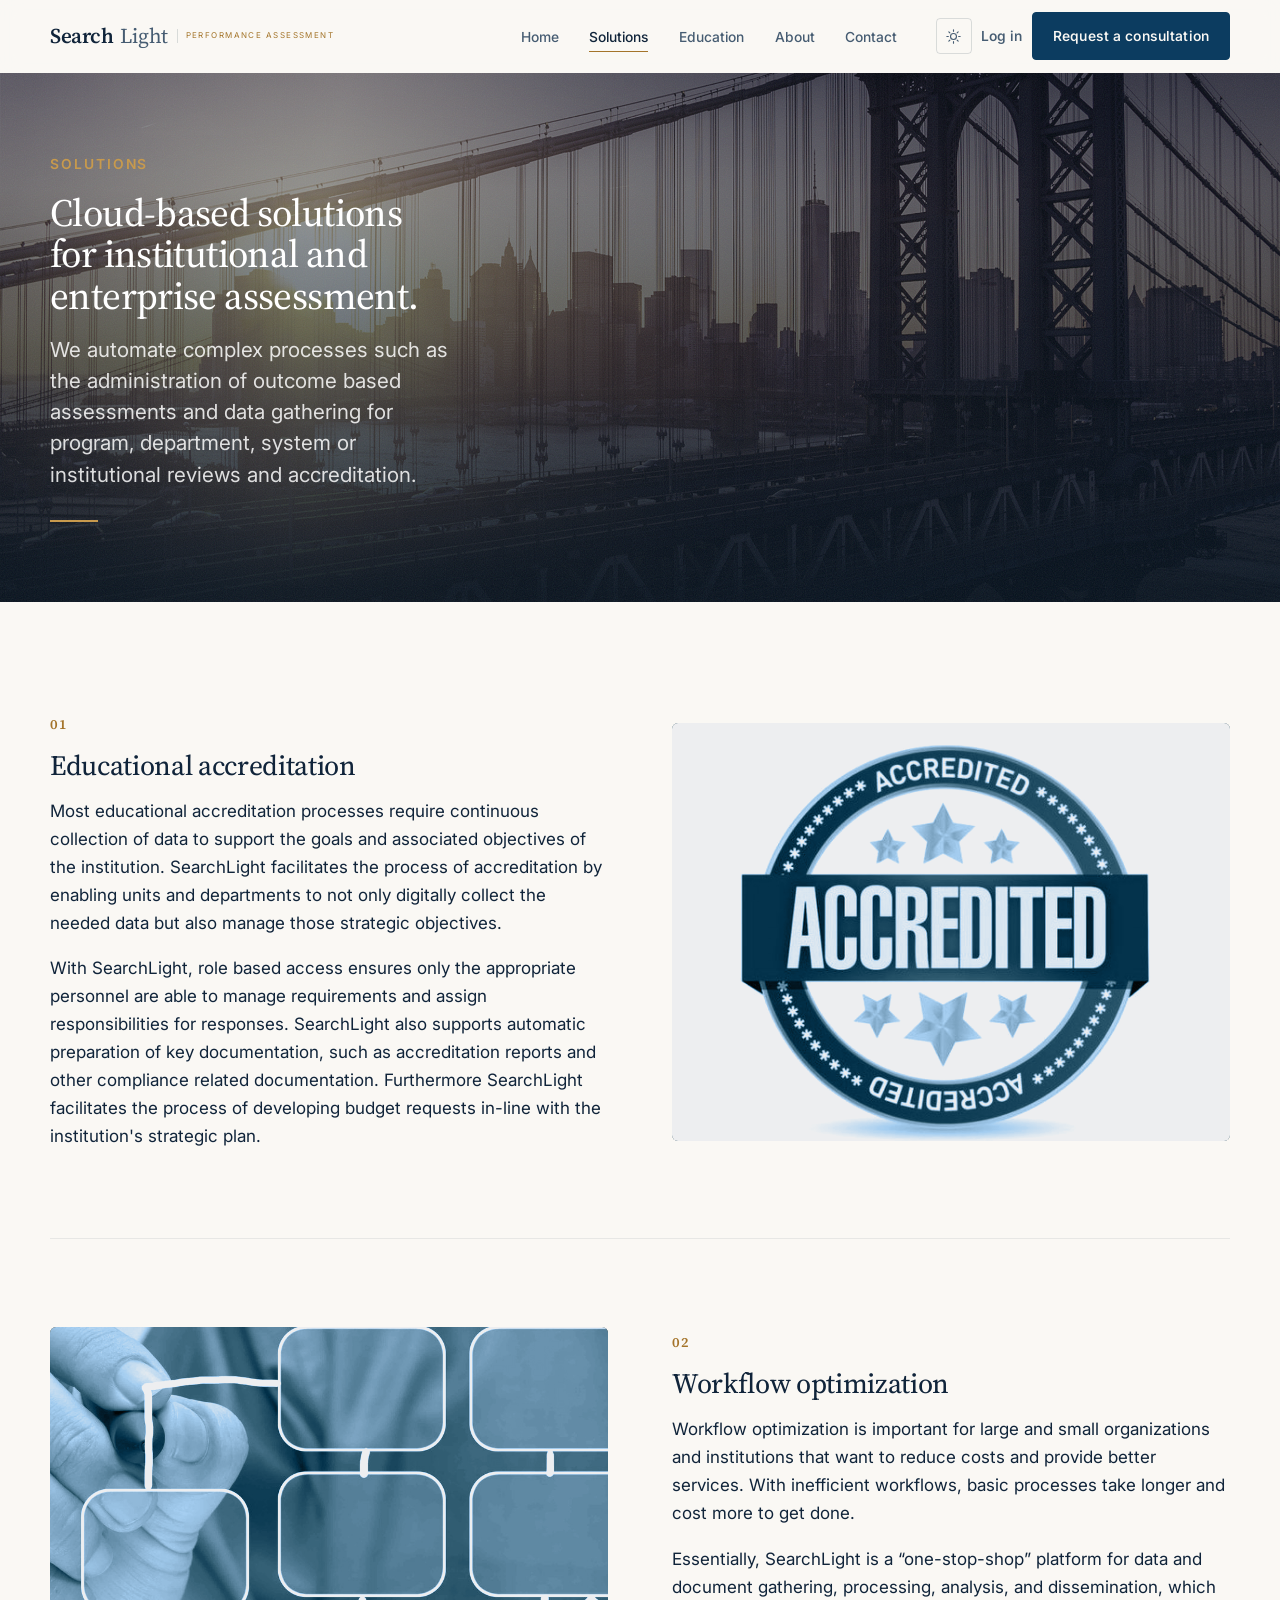
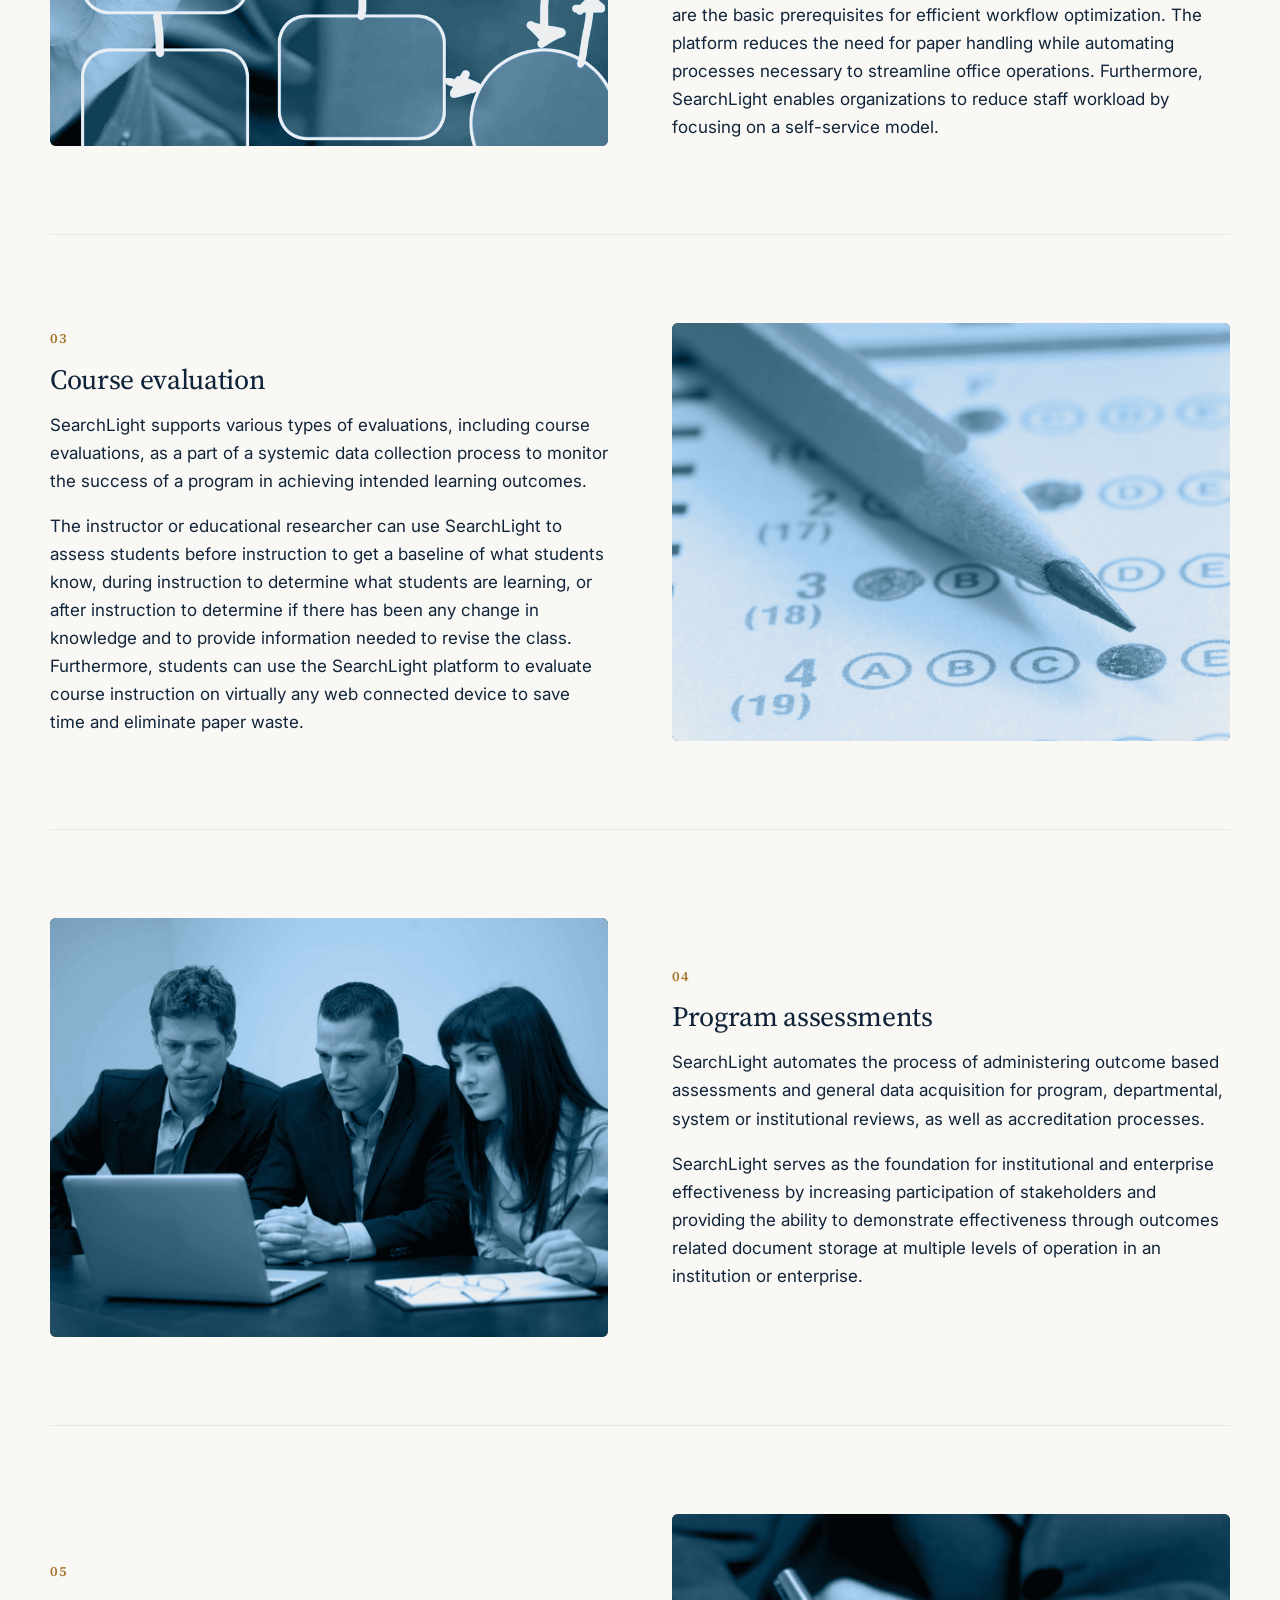
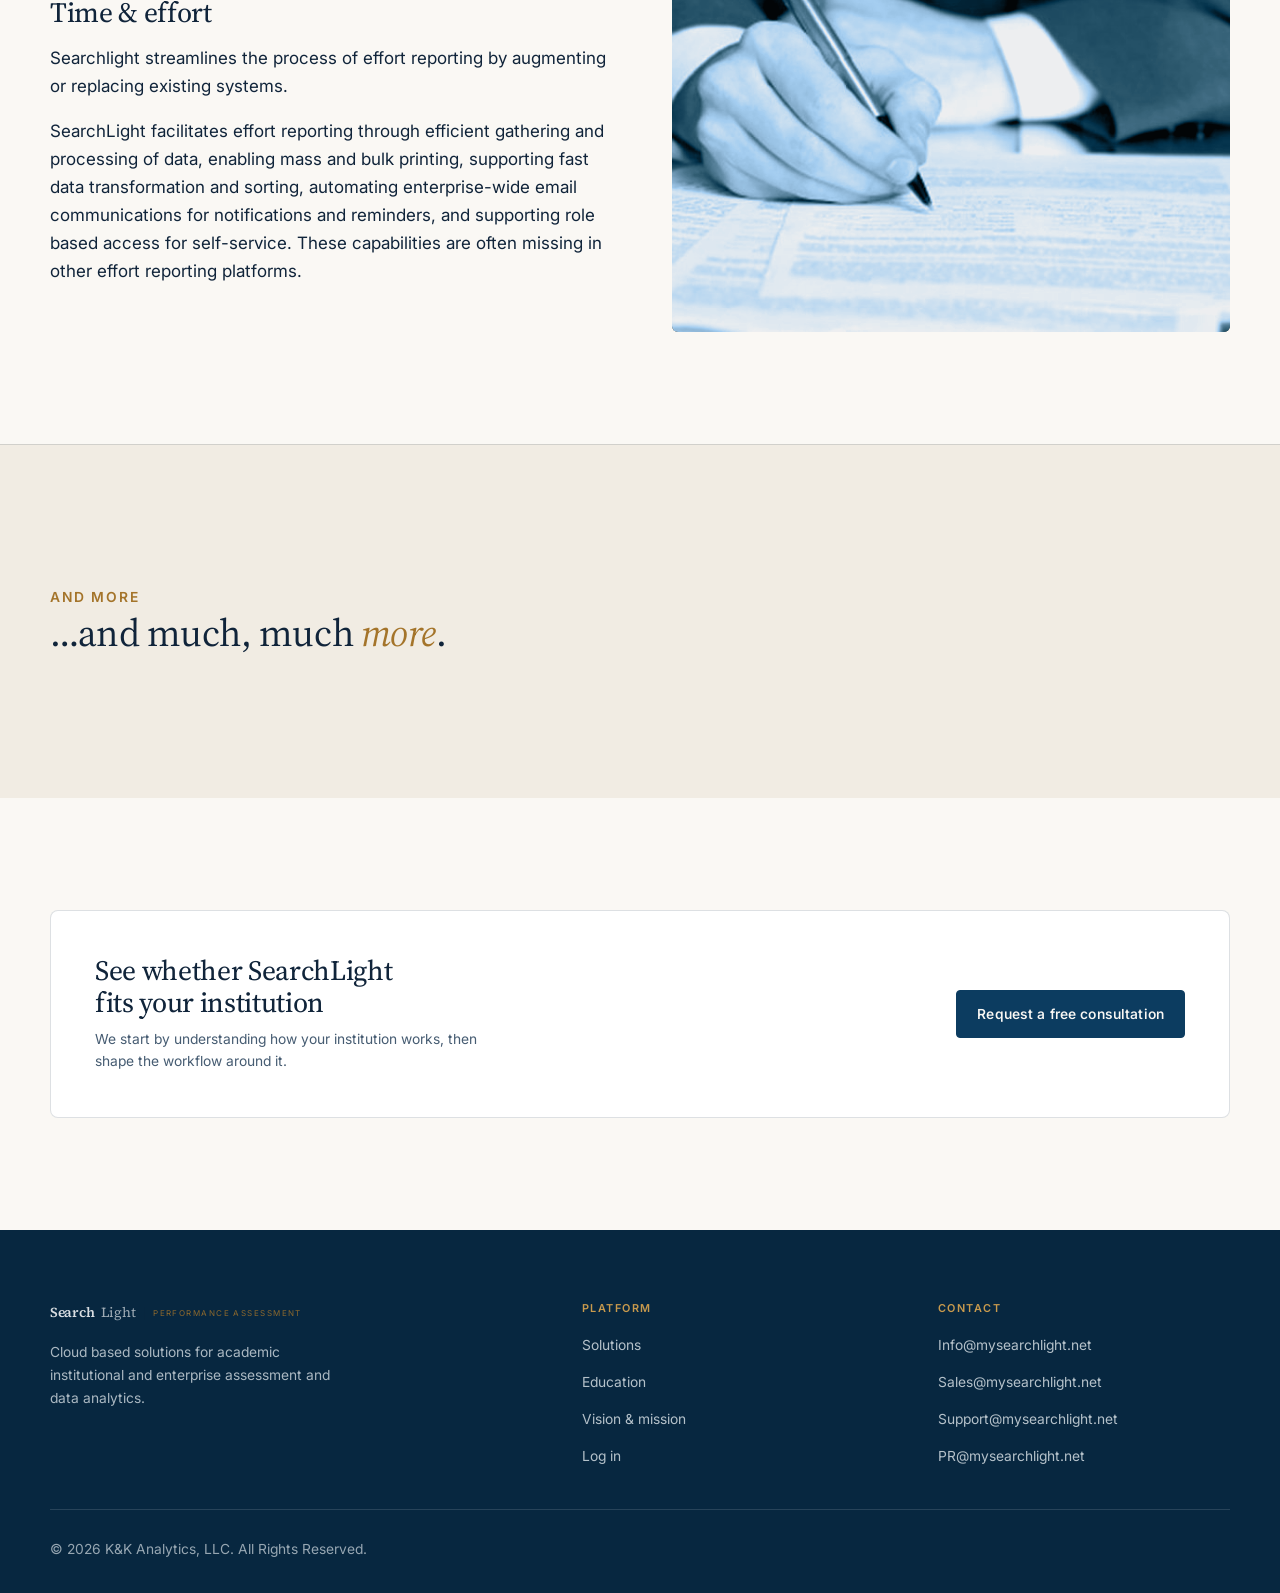
<file: redesign/solutions.html>
<!doctype html>
<html lang="en">
<head>
<meta charset="utf-8">
<meta name="viewport" content="width=device-width, initial-scale=1">
<title>Solutions — SearchLight</title>
<meta name="description" content="Cloud-based solutions for institutional and enterprise assessments and data analysis needs.">
<link rel="icon" href="../assets/img/logo.png">
<link rel="preconnect" href="https://fonts.googleapis.com">
<link rel="preconnect" href="https://fonts.gstatic.com" crossorigin>
<link rel="stylesheet" href="https://fonts.googleapis.com/css2?family=Inter:opsz,wght@14..32,400..700&family=Source+Serif+4:opsz,wght@8..60,400..600&display=swap">
<link rel="stylesheet" href="assets/css/site.css">
<script>
  try {
    var t = localStorage.getItem('sl-theme');
    if (t === 'light' || t === 'dark') document.documentElement.setAttribute('data-theme', t);
  } catch (e) {}
</script>
</head>
<body>
<a class="skip" href="#main">Skip to content</a>
<header class="site-head">
  <div class="shell site-head__bar">
    <a class="wordmark" href="index.html"><b>Search</b><span>Light</span><i>Performance Assessment</i></a>
    <nav class="nav" id="nav" aria-label="Primary">
      <ul>
        <li><a href="index.html">Home</a></li>
        <li><a href="solutions.html" aria-current="page">Solutions</a></li>
        <li><a href="education.html">Education</a></li>
        <li><a href="about.html">About</a></li>
        <li><a href="index.html#contact">Contact</a></li>
        <li class="nav__login"><a href="https://searchlightpa.com/SearchLight/index.asp?page=Home">Log in</a></li>
        <li class="nav__cta"><a href="index.html#contact">Request a consultation</a></li>
      </ul>
    </nav>
    <div class="head-tools">
      <button class="theme-toggle" type="button" aria-label="Switch theme">
        <svg class="i-sun" viewBox="0 0 24 24" fill="none" stroke="currentColor" stroke-width="1.6" stroke-linecap="round" aria-hidden="true"><circle cx="12" cy="12" r="4.2"/><path d="M12 2.6v2.1M12 19.3v2.1M21.4 12h-2.1M4.7 12H2.6M18.6 5.4l-1.5 1.5M6.9 17.1l-1.5 1.5M18.6 18.6l-1.5-1.5M6.9 6.9 5.4 5.4"/></svg>
        <svg class="i-moon" viewBox="0 0 24 24" fill="none" stroke="currentColor" stroke-width="1.6" stroke-linecap="round" stroke-linejoin="round" aria-hidden="true"><path d="M20 14.2A8.2 8.2 0 0 1 9.8 4a8.2 8.2 0 1 0 10.2 10.2Z"/></svg>
      </button>
      <a class="login" href="https://searchlightpa.com/SearchLight/index.asp?page=Home">Log in</a>
      <a class="btn btn--solid" href="index.html#contact">Request a consultation</a>
      <button class="burger" type="button" aria-expanded="false" aria-controls="nav" aria-label="Menu">
        <svg viewBox="0 0 24 24" fill="none" stroke="currentColor" stroke-width="1.7" stroke-linecap="round" aria-hidden="true"><path d="M4 7h16M4 12h16M4 17h16"/></svg>
      </button>
    </div>
  </div>
</header>

<main id="main">

  <section class="banner">
    <div class="banner__media">
      <img src="../assets/img/hero-solutions.jpg" alt="A bridge at sunset over a city skyline" width="2400" height="1200">
    </div>
    <div class="shell banner__inner">
      <div class="banner__text">
        <p class="eyebrow">Solutions</p>
        <h1 class="banner__title">Cloud-based solutions for institutional and enterprise assessment.</h1>
        <p class="banner__desc">We automate complex processes such as the administration of outcome based assessments and data gathering for program, department, system or institutional reviews and accreditation.</p>
        <div class="banner__rule"></div>
      </div>
    </div>
  </section>

  <section class="section">
    <div class="shell">
      <article class="split split--flip">
        <div class="split__media">
          <div class="duo"><img src="../assets/img/sol-accreditation.jpg" alt="Accredited seal" width="600" height="450" loading="lazy"></div>
        </div>
        <div>
          <span class="split__index">01</span>
          <h2>Educational accreditation</h2>
          <p>Most educational accreditation processes require continuous collection of data to support the goals and associated objectives of the institution. SearchLight facilitates the process of accreditation by enabling units and departments to not only digitally collect the needed data but also manage those strategic objectives.</p>
          <p>With SearchLight, role based access ensures only the appropriate personnel are able to manage requirements and assign responsibilities for responses. SearchLight also supports automatic preparation of key documentation, such as accreditation reports and other compliance related documentation. Furthermore SearchLight facilitates the process of developing budget requests in-line with the institution's strategic plan.</p>
        </div>
      </article>

      <article class="split">
        <div class="split__media">
          <div class="duo"><img src="../assets/img/sol-workflow.jpg" alt="Drawing a workflow diagram" width="600" height="450" loading="lazy"></div>
        </div>
        <div>
          <span class="split__index">02</span>
          <h2>Workflow optimization</h2>
          <p>Workflow optimization is important for large and small organizations and institutions that want to reduce costs and provide better services. With inefficient workflows, basic processes take longer and cost more to get done.</p>
          <p>Essentially, SearchLight is a “one-stop-shop” platform for data and document gathering, processing, analysis, and dissemination, which are the basic prerequisites for efficient workflow optimization. The platform reduces the need for paper handling while automating processes necessary to streamline office operations. Furthermore, SearchLight enables organizations to reduce staff workload by focusing on a self-service model.</p>
        </div>
      </article>

      <article class="split split--flip">
        <div class="split__media">
          <div class="duo"><img src="../assets/img/sol-course-eval.jpg" alt="Pencil on a scantron answer sheet" width="600" height="450" loading="lazy"></div>
        </div>
        <div>
          <span class="split__index">03</span>
          <h2>Course evaluation</h2>
          <p>SearchLight supports various types of evaluations, including course evaluations, as a part of a systemic data collection process to monitor the success of a program in achieving intended learning outcomes.</p>
          <p>The instructor or educational researcher can use SearchLight to assess students before instruction to get a baseline of what students know, during instruction to determine what students are learning, or after instruction to determine if there has been any change in knowledge and to provide information needed to revise the class. Furthermore, students can use the SearchLight platform to evaluate course instruction on virtually any web connected device to save time and eliminate paper waste.</p>
        </div>
      </article>

      <article class="split">
        <div class="split__media">
          <div class="duo"><img src="../assets/img/sol-program.jpg" alt="Team reviewing results on a laptop" width="600" height="450" loading="lazy"></div>
        </div>
        <div>
          <span class="split__index">04</span>
          <h2>Program assessments</h2>
          <p>SearchLight automates the process of administering outcome based assessments and general data acquisition for program, departmental, system or institutional reviews, as well as accreditation processes.</p>
          <p>SearchLight serves as the foundation for institutional and enterprise effectiveness by increasing participation of stakeholders and providing the ability to demonstrate effectiveness through outcomes related document storage at multiple levels of operation in an institution or enterprise.</p>
        </div>
      </article>

      <article class="split split--flip">
        <div class="split__media">
          <div class="duo"><img src="../assets/img/sol-time-effort.jpg" alt="Signing an effort report" width="600" height="450" loading="lazy"></div>
        </div>
        <div>
          <span class="split__index">05</span>
          <h2>Time &amp; effort</h2>
          <p>Searchlight streamlines the process of effort reporting by augmenting or replacing existing systems.</p>
          <p>SearchLight facilitates effort reporting through efficient gathering and processing of data, enabling mass and bulk printing, supporting fast data transformation and sorting, automating enterprise-wide email communications for notifications and reminders, and supporting role based access for self-service. These capabilities are often missing in other effort reporting platforms.</p>
        </div>
      </article>

    </div>
  </section>

  <section class="statement section--sunk">
    <div class="shell">
      <p class="eyebrow">And more</p>
      <blockquote>…and much, much <em>more</em>.</blockquote>
    </div>
  </section>

  <section class="section">
    <div class="shell">
      <div class="cta">
        <div>
          <h2>See whether SearchLight fits your institution</h2>
          <p>We start by understanding how your institution works, then shape the workflow around it.</p>
        </div>
        <a class="btn btn--solid" href="index.html#contact">Request a free consultation</a>
      </div>
    </div>
  </section>

</main>

<footer class="site-foot">
  <div class="shell">
    <div class="site-foot__grid">
      <div>
        <a class="wordmark" href="index.html"><b>Search</b><span>Light</span><i>Performance Assessment</i></a>
        <p>Cloud based solutions for academic institutional and enterprise assessment and data analytics.</p>
      </div>
      <div>
        <h4>Platform</h4>
        <ul>
          <li><a href="solutions.html">Solutions</a></li>
          <li><a href="education.html">Education</a></li>
          <li><a href="about.html">Vision &amp; mission</a></li>
          <li><a href="https://searchlightpa.com/SearchLight/index.asp?page=Home">Log in</a></li>
        </ul>
      </div>
      <div>
        <h4>Contact</h4>
        <ul>
          <li><a href="mailto:Info@mysearchlight.net">Info@mysearchlight.net</a></li>
          <li><a href="mailto:Sales@mysearchlight.net">Sales@mysearchlight.net</a></li>
          <li><a href="mailto:Support@mysearchlight.net">Support@mysearchlight.net</a></li>
          <li><a href="mailto:PR@mysearchlight.net">PR@mysearchlight.net</a></li>
        </ul>
      </div>
    </div>
    <div class="site-foot__base">
      <span>© <span class="js-year">2026</span> K&amp;K Analytics, LLC. All Rights Reserved.</span>
    </div>
  </div>
</footer>

<script src="assets/js/site.js"></script>
</body>
</html>
</file>
<file: assets/css/styles.css>
/* SearchLight — static replica of searchlightpa.net */

:root {
  --navy: #002e5d;
  --navy-deep: #0c3c60;
  --blue-mid: #39729b;
  --blue-btn: #6ea4ca;
  --blue-pale: #d1e0eb;
  --blue-wash: #edf7f7;
  --teal: #3fa2c4;
  --white: #fff;
  --rule: rgba(12, 60, 96, .15);
  --header-h: 74px;
}

*, *::before, *::after { box-sizing: border-box; }

html { scroll-behavior: smooth; scroll-padding-top: var(--header-h); }

body {
  margin: 0;
  font: 400 14px/1.7 "Open Sans", Arial, Helvetica, sans-serif;
  color: var(--navy-deep);
  background: var(--white);
  -webkit-font-smoothing: antialiased;
}

img { max-width: 100%; display: block; }
a { color: var(--blue-mid); }

h1, h2, h3 {
  font-family: Raleway, "Open Sans", Arial, sans-serif;
  font-weight: 400;
  color: var(--navy-deep);
  margin: 0 0 18px;
  line-height: 1.2;
}

.wrap { width: min(1100px, 100% - 48px); margin-inline: auto; }

/* ---------- header ---------- */

.site-header {
  position: sticky;
  top: 0;
  z-index: 50;
  background: var(--white);
  border-bottom: 1px solid var(--rule);
}

.site-header .wrap {
  display: flex;
  align-items: center;
  gap: 24px;
  min-height: var(--header-h);
}

.brand { flex: 0 0 auto; }
.brand img { width: 218px; height: auto; }

.nav-toggle {
  display: none;
  margin-left: auto;
  background: none;
  border: 1px solid var(--rule);
  border-radius: 3px;
  padding: 8px 10px;
  color: var(--navy-deep);
  font: inherit;
  cursor: pointer;
}

.site-nav { margin-left: auto; }

.site-nav ul {
  display: flex;
  gap: 34px;
  list-style: none;
  margin: 0;
  padding: 0;
}

.site-nav a {
  color: var(--blue-mid);
  text-decoration: none;
  font-size: 13px;
}

.site-nav a:hover,
.site-nav a[aria-current="page"] { color: var(--navy); }

.login {
  flex: 0 0 auto;
  font-size: 13px;
  color: var(--navy);
  text-decoration: none;
  font-weight: 600;
}

.login:hover { text-decoration: underline; }

/* ---------- hero slideshow (home) ---------- */

.slideshow {
  position: relative;
  height: 460px;
  overflow: hidden;
  background: var(--navy-deep);
}

.slide {
  position: absolute;
  inset: 0;
  opacity: 0;
  transition: opacity 1s ease;
}

.slide.is-active { opacity: 1; }

.slide img { width: 100%; height: 100%; object-fit: cover; }

.slide-caption {
  position: absolute;
  left: max(24px, calc(50% - 550px));
  top: 48%;
  transform: translateY(-50%);
  max-width: 420px;
}

.slide-caption strong {
  display: block;
  background: rgba(255, 255, 255, .78);
  color: var(--navy-deep);
  font: 400 24px/1.3 Raleway, sans-serif;
  padding: 12px 20px;
}

.slide-caption span {
  display: block;
  margin-top: 14px;
  background: rgba(255, 255, 255, .78);
  color: var(--navy-deep);
  padding: 12px 20px;
  font-size: 13px;
}

.slide-dots {
  position: absolute;
  left: 0;
  right: 0;
  bottom: 18px;
  display: flex;
  justify-content: center;
  gap: 9px;
}

.slide-dots button {
  width: 9px;
  height: 9px;
  padding: 0;
  border: 0;
  border-radius: 50%;
  background: rgba(255, 255, 255, .55);
  cursor: pointer;
}

.slide-dots button[aria-selected="true"] { background: var(--white); }

/* ---------- page banner (inner pages) ---------- */

.banner {
  position: relative;
  min-height: 320px;
  display: flex;
  align-items: center;
  background: var(--navy-deep) center/cover no-repeat;
  color: var(--white);
}

.banner::after {
  content: "";
  position: absolute;
  inset: 0;
  background: linear-gradient(90deg, rgba(0, 46, 93, .55), rgba(0, 46, 93, .15));
}

.banner .wrap { position: relative; z-index: 1; }
.banner h1 {
  color: var(--white);
  font-size: 34px;
  font-weight: 300;
  margin-bottom: 10px;
  text-shadow: 0 1px 10px rgba(0, 18, 38, .55);
}

.banner p {
  max-width: 460px;
  margin: 0;
  font-style: italic;
  text-shadow: 0 1px 8px rgba(0, 18, 38, .6);
}

.banner--right { justify-content: flex-end; text-align: left; }
.banner--right::after { background: linear-gradient(270deg, rgba(0, 46, 93, .55), rgba(0, 46, 93, .15)); }
.banner--right .wrap { display: flex; justify-content: flex-end; }
.banner--right .banner-text { max-width: 530px; }

/* ---------- home cards ---------- */

.cards {
  display: grid;
  grid-template-columns: repeat(3, 1fr);
  gap: 26px;
  margin: -62px auto 0;
  position: relative;
  z-index: 2;
  padding-bottom: 56px;
}

.card {
  background: var(--navy);
  color: var(--white);
  border-radius: 14px;
  padding: 30px 28px 34px;
  text-align: center;
  display: flex;
  flex-direction: column;
}

.card h2 {
  color: var(--white);
  font-size: 24px;
  letter-spacing: .04em;
  margin-bottom: 20px;
}

.card p, .card li { font-size: 13px; color: var(--blue-pale); text-align: left; }
.card ul { padding-left: 18px; margin: 0 0 14px; }
.card > :last-child { margin-top: auto; }

.btn {
  display: inline-block;
  background: var(--blue-btn);
  color: var(--white);
  text-decoration: none;
  font-size: 13px;
  padding: 9px 24px;
  border: 0;
  border-radius: 3px;
  cursor: pointer;
  align-self: center;
}

.btn:hover { background: #5b93ba; }

/* ---------- content bands ---------- */

.band { padding: 64px 0; }
.band--wash { background: var(--blue-pale); }
.band--navy { background: var(--navy); color: var(--blue-pale); }
.band--navy h2 { color: var(--white); }

.band h2 {
  font-size: 40px;
  font-weight: 300;
  text-align: center;
  margin-bottom: 26px;
}

.band .prose { max-width: 820px; margin-inline: auto; }
.band .prose p { margin: 0 0 16px; }

/* ---------- media rows (solutions) ---------- */

.row {
  display: grid;
  grid-template-columns: 300px 1fr;
  gap: 40px;
  align-items: start;
  padding: 44px 0;
  border-bottom: 1px solid var(--rule);
}

.row:last-child { border-bottom: 0; }
.row.row--reverse { grid-template-columns: 1fr 300px; }
.row.row--reverse .row-media { order: 2; }
.row h2 { font-size: 26px; color: var(--blue-mid); }
.row-media img { width: 100%; height: auto; }

/* ---------- icon rows (education) ---------- */

.feature {
  display: grid;
  grid-template-columns: 56px 1fr;
  gap: 24px;
  padding: 34px 0;
  border-bottom: 1px solid var(--rule);
}

.feature:last-child { border-bottom: 0; }
.feature img { width: 44px; height: 44px; }
.feature h2 { font-size: 22px; color: var(--blue-mid); margin-bottom: 12px; }
.feature ul { margin: 0 0 14px; padding-left: 20px; }
.feature li { margin-bottom: 4px; }

/* ---------- contact ---------- */

.contact-table {
  width: min(620px, 100%);
  margin: 0 auto 36px;
  border-collapse: collapse;
  background: var(--white);
  color: var(--navy-deep);
  font-size: 13px;
  border-radius: 4px;
  overflow: hidden;
}

.contact-table th {
  background: var(--teal);
  color: var(--white);
  text-align: left;
  font-weight: 600;
}

.contact-table th, .contact-table td { padding: 11px 16px; }
.contact-table tbody tr + tr td { border-top: 1px solid #e3eaf0; }
.contact-table a { color: var(--blue-mid); text-decoration: none; }
.contact-table a:hover { text-decoration: underline; }

.contact-intro { text-align: center; max-width: 540px; margin: 0 auto 28px; }

.contact-form {
  width: min(620px, 100%);
  margin-inline: auto;
  display: grid;
  gap: 12px;
}

.contact-form input,
.contact-form textarea {
  width: 100%;
  background: #1b4573;
  border: 1px solid #3f6d9c;
  color: var(--white);
  font: inherit;
  padding: 10px 12px;
  border-radius: 2px;
}

.contact-form textarea { min-height: 120px; resize: vertical; }
.contact-form ::placeholder { color: #a9c4dd; }
.contact-form input:focus, .contact-form textarea:focus { outline: 2px solid var(--blue-btn); }
.contact-form .btn { justify-self: end; align-self: end; }

/* ---------- footer ---------- */

.site-footer {
  background: var(--navy);
  color: var(--blue-pale);
  text-align: center;
  font-size: 12px;
  padding: 26px 0 34px;
}

/* ---------- responsive ---------- */

@media (max-width: 900px) {
  .cards { grid-template-columns: 1fr; margin-top: 0; padding-top: 48px; }
  .row, .row.row--reverse { grid-template-columns: 1fr; }
  .row.row--reverse .row-media { order: 0; }
  .row-media { max-width: 300px; }
  .slideshow { height: 360px; }
  .band h2 { font-size: 30px; }
}

@media (max-width: 760px) {
  :root { --header-h: 64px; }
  .wrap { width: calc(100% - 32px); }
  .site-header .wrap { flex-wrap: wrap; gap: 14px; }
  .nav-toggle { display: block; order: 3; }
  .login { order: 4; }
  .site-nav {
    order: 5;
    flex-basis: 100%;
    margin-left: 0;
    display: none;
    padding-bottom: 14px;
  }
  .site-nav.is-open { display: block; }
  .site-nav ul { flex-direction: column; gap: 14px; }
  .brand img { width: 170px; }
  .slide-caption { left: 16px; right: 16px; max-width: none; }
  .banner--right .wrap { justify-content: flex-start; }
}
</file>
<file: redesign/assets/css/site.css>
/* SearchLight — editorial redesign
   Type: Source Serif 4 (display) + Inter (text)
   Colour: deep navy ink on warm paper, brass accent, full dark mode */

/* ---------------------------------------------------------- tokens */

:root {
  color-scheme: light;

  --paper:      #faf8f4;
  --paper-sunk: #f1ece3;
  --surface:    #ffffff;

  --ink:        #10243a;
  --ink-soft:   #465c72;
  --ink-faint:  #7a8c9c;

  --navy:       #0c3c60;
  --navy-deep:  #072740;

  --accent:     #a4742a;
  --accent-lit: #c89a4d;
  --accent-wash:#efe3cd;

  --line:       color-mix(in srgb, var(--ink) 14%, transparent);
  --line-soft:  color-mix(in srgb, var(--ink) 8%, transparent);

  --head-h: 72px;

  --sans: Inter, ui-sans-serif, system-ui, -apple-system, "Segoe UI", sans-serif;
  --serif: "Source Serif 4", ui-serif, Georgia, "Times New Roman", serif;

  --step--1: clamp(.82rem, .80rem + .08vw, .875rem);
  --step-0:  clamp(1rem, .97rem + .14vw, 1.0625rem);
  --step-1:  clamp(1.13rem, 1.07rem + .28vw, 1.3rem);
  --step-2:  clamp(1.38rem, 1.25rem + .62vw, 1.8rem);
  --step-3:  clamp(1.7rem, 1.45rem + 1.2vw, 2.6rem);
  --step-4:  clamp(2.25rem, 1.7rem + 2.7vw, 4.1rem);

  --gutter: clamp(1.25rem, 4vw, 3rem);
  --shell: 1180px;
  --measure: 66ch;

  --radius: 4px;
  --ease: cubic-bezier(.22, .61, .36, 1);
}

:root[data-theme="dark"] {
  color-scheme: dark;

  --paper:      #0a151f;
  --paper-sunk: #0f1f2c;
  --surface:    #12222f;

  --ink:        #e7eef5;
  --ink-soft:   #a3b6c6;
  --ink-faint:  #71869a;

  --navy:       #9ec7e8;
  --navy-deep:  #cfe2f2;

  --accent:     #d6a860;
  --accent-lit: #e8c67f;
  --accent-wash:#2a2318;

  --line:       color-mix(in srgb, var(--ink) 18%, transparent);
  --line-soft:  color-mix(in srgb, var(--ink) 10%, transparent);
}

@media (prefers-color-scheme: dark) {
  :root:not([data-theme="light"]) {
    color-scheme: dark;

    --paper:      #0a151f;
    --paper-sunk: #0f1f2c;
    --surface:    #12222f;

    --ink:        #e7eef5;
    --ink-soft:   #a3b6c6;
    --ink-faint:  #71869a;

    --navy:       #9ec7e8;
    --navy-deep:  #cfe2f2;

    --accent:     #d6a860;
    --accent-lit: #e8c67f;
    --accent-wash:#2a2318;

    --line:       color-mix(in srgb, var(--ink) 18%, transparent);
    --line-soft:  color-mix(in srgb, var(--ink) 10%, transparent);
  }
}

/* ---------------------------------------------------------- base */

*, *::before, *::after { box-sizing: border-box; }

html {
  scroll-behavior: smooth;
  scroll-padding-top: calc(var(--head-h) + 1rem);
  -webkit-text-size-adjust: 100%;
}

body {
  margin: 0;
  background: var(--paper);
  color: var(--ink);
  font-family: var(--sans);
  font-size: var(--step-0);
  line-height: 1.65;
  font-synthesis-weight: none;
  -webkit-font-smoothing: antialiased;
  text-rendering: optimizeLegibility;
}

img, svg { display: block; max-width: 100%; }

h1, h2, h3, h4 {
  font-family: var(--serif);
  font-weight: 450;
  line-height: 1.12;
  letter-spacing: -.012em;
  text-wrap: balance;
  margin: 0;
}

p { margin: 0; }
p + p { margin-top: 1em; }

a { color: inherit; }

:focus-visible {
  outline: 2px solid var(--accent);
  outline-offset: 3px;
  border-radius: 2px;
}

::selection { background: var(--accent-wash); color: var(--ink); }

@media (prefers-reduced-motion: reduce) {
  html { scroll-behavior: auto; }
  *, *::before, *::after {
    animation-duration: .01ms !important;
    transition-duration: .01ms !important;
  }
}

/* ---------------------------------------------------------- helpers */

.shell {
  width: min(var(--shell), 100% - var(--gutter) * 2);
  margin-inline: auto;
}

.measure { max-width: var(--measure); }

.eyebrow {
  font-size: var(--step--1);
  font-weight: 600;
  letter-spacing: .14em;
  text-transform: uppercase;
  color: var(--accent);
  margin: 0;
}

.lead {
  font-size: var(--step-1);
  line-height: 1.55;
  color: var(--ink-soft);
}

.skip {
  position: absolute;
  left: -9999px;
  top: 0;
  background: var(--surface);
  color: var(--ink);
  padding: .75rem 1rem;
  z-index: 200;
}
.skip:focus { left: 1rem; top: 1rem; }

/* ---------------------------------------------------------- buttons */

.btn {
  display: inline-flex;
  align-items: center;
  gap: .5rem;
  font-size: var(--step--1);
  font-weight: 550;
  letter-spacing: .01em;
  padding: .72rem 1.25rem;
  border-radius: var(--radius);
  border: 1px solid transparent;
  text-decoration: none;
  white-space: nowrap;
  cursor: pointer;
  transition: background .18s var(--ease), border-color .18s var(--ease), color .18s var(--ease);
}

.btn--solid {
  background: var(--navy);
  color: var(--paper);
  border-color: var(--navy);
}
.btn--solid:hover { background: var(--navy-deep); border-color: var(--navy-deep); }

.btn--quiet {
  background: transparent;
  color: var(--ink);
  border-color: var(--line);
}
.btn--quiet:hover { border-color: var(--ink-faint); background: var(--surface); }

.arrow-link {
  display: inline-flex;
  align-items: center;
  gap: .45rem;
  font-size: var(--step--1);
  font-weight: 550;
  text-decoration: none;
  color: var(--ink);
  border-bottom: 1px solid var(--line);
  padding-bottom: 2px;
  transition: border-color .18s var(--ease), gap .18s var(--ease);
}
.arrow-link::after { content: "\2192"; color: var(--accent); }
.arrow-link:hover { border-color: var(--accent); gap: .7rem; }

/* ---------------------------------------------------------- header */

.site-head {
  position: sticky;
  top: 0;
  z-index: 100;
  background: color-mix(in srgb, var(--paper) 86%, transparent);
  backdrop-filter: blur(10px);
  border-bottom: 1px solid transparent;
  transition: border-color .2s var(--ease), background .2s var(--ease);
}
.site-head[data-stuck="true"] { border-bottom-color: var(--line); }

.site-head__bar {
  display: flex;
  align-items: center;
  gap: clamp(1rem, 3vw, 2.5rem);
  min-height: var(--head-h);
}

.wordmark {
  display: flex;
  align-items: baseline;
  gap: .4rem;
  text-decoration: none;
  font-family: var(--serif);
  font-size: 1.32rem;
  letter-spacing: -.02em;
  white-space: nowrap;
}
.wordmark b { font-weight: 600; }
.wordmark span { font-weight: 400; color: var(--ink-soft); }
.wordmark i {
  font-style: normal;
  font-family: var(--sans);
  font-size: .5rem;
  letter-spacing: .18em;
  text-transform: uppercase;
  color: var(--accent);
  align-self: center;
  border-left: 1px solid var(--line);
  padding-left: .5rem;
  margin-left: .15rem;
}

.nav { margin-inline-start: auto; }
.nav ul {
  display: flex;
  align-items: center;
  gap: clamp(1rem, 2.4vw, 2rem);
  list-style: none;
  margin: 0;
  padding: 0;
}
.nav a {
  font-size: var(--step--1);
  font-weight: 500;
  text-decoration: none;
  color: var(--ink-soft);
  padding-block: .35rem;
  border-bottom: 1px solid transparent;
  transition: color .18s var(--ease), border-color .18s var(--ease);
}
.nav a:hover { color: var(--ink); }
.nav a[aria-current="page"] { color: var(--ink); border-bottom-color: var(--accent); }

.head-tools { display: flex; align-items: center; gap: .6rem; }

.theme-toggle {
  display: grid;
  place-items: center;
  width: 36px;
  height: 36px;
  padding: 0;
  border-radius: var(--radius);
  border: 1px solid var(--line);
  background: transparent;
  color: var(--ink-soft);
  cursor: pointer;
  transition: color .18s var(--ease), border-color .18s var(--ease);
}
.theme-toggle:hover { color: var(--ink); border-color: var(--ink-faint); }
.theme-toggle svg { width: 17px; height: 17px; }
.theme-toggle .i-moon { display: none; }
:root[data-theme="dark"] .theme-toggle .i-moon { display: block; }
:root[data-theme="dark"] .theme-toggle .i-sun { display: none; }
@media (prefers-color-scheme: dark) {
  :root:not([data-theme="light"]) .theme-toggle .i-moon { display: block; }
  :root:not([data-theme="light"]) .theme-toggle .i-sun { display: none; }
}

.burger {
  display: none;
  width: 36px;
  height: 36px;
  padding: 0;
  border-radius: var(--radius);
  border: 1px solid var(--line);
  background: transparent;
  color: var(--ink);
  cursor: pointer;
}
.burger svg { width: 18px; height: 18px; margin-inline: auto; }

/* ---------------------------------------------------------- scorecard figure */

.scorecard {
  margin: 0;
  background: var(--surface);
  border: 1px solid var(--line);
  border-radius: 8px;
  padding: clamp(1.25rem, 3vw, 1.9rem);
  box-shadow: 0 1px 2px color-mix(in srgb, var(--ink) 5%, transparent),
              0 18px 48px -28px color-mix(in srgb, var(--ink) 40%, transparent);
}

.scorecard__tag {
  display: inline-block;
  font-size: .68rem;
  font-weight: 600;
  letter-spacing: .13em;
  text-transform: uppercase;
  color: var(--ink-faint);
  border: 1px solid var(--line);
  border-radius: 999px;
  padding: .18rem .6rem;
  margin-bottom: 1.1rem;
}

.scorecard__title {
  font-family: var(--serif);
  font-size: var(--step-1);
  line-height: 1.3;
  margin: .35rem 0 1.4rem;
}

.scorecard__rows { list-style: none; margin: 0; padding: 0; display: grid; gap: 1.05rem; }

.scorecard__row {
  display: grid;
  grid-template-columns: 2.4rem minmax(0, 1fr) 2.6rem;
  align-items: baseline;
  gap: .3rem .7rem;
  font-size: var(--step--1);
}
.scorecard__code { color: var(--accent); font-weight: 600; font-variant-numeric: tabular-nums; }
.scorecard__name { color: var(--ink-soft); }
.scorecard__val { text-align: right; font-weight: 600; font-variant-numeric: tabular-nums; }

.meter {
  grid-column: 2 / -1;
  height: 6px;
  border-radius: 999px;
  background: var(--paper-sunk);
  overflow: hidden;
}
.meter::after {
  content: "";
  display: block;
  height: 100%;
  width: var(--v, 50%);
  border-radius: inherit;
  background: linear-gradient(90deg, var(--navy), color-mix(in srgb, var(--navy) 55%, var(--accent)));
}

.scorecard__foot {
  margin-top: 1.5rem;
  padding-top: 1.1rem;
  border-top: 1px solid var(--line-soft);
  font-size: var(--step--1);
  color: var(--ink-soft);
}
.scorecard__foot strong { color: var(--ink); font-weight: 600; }

/* ---------------------------------------------------------- capability strip */

.strip {
  border-block: 1px solid var(--line);
  background: var(--paper-sunk);
}
.strip ul {
  display: flex;
  flex-wrap: wrap;
  list-style: none;
  margin: 0;
  padding: 0;
}
.strip li {
  flex: 1 1 14rem;
  padding: 1.35rem 0 1.35rem clamp(1rem, 2.5vw, 1.75rem);
  border-left: 1px solid var(--line-soft);
  font-size: var(--step--1);
  font-weight: 550;
  color: var(--ink-soft);
}
.strip li:first-child { border-left: 0; padding-left: 0; }
.strip li span { display: block; color: var(--accent); font-size: .68rem; letter-spacing: .14em; text-transform: uppercase; margin-bottom: .3rem; }

/* ---------------------------------------------------------- sections */

.section { padding-block: clamp(3.5rem, 9vw, 7rem); }
.section + .section { border-top: 1px solid var(--line-soft); }
.section--sunk { background: var(--paper-sunk); border-top: 1px solid var(--line); }

.section__grid {
  display: grid;
  grid-template-columns: minmax(0, 20rem) minmax(0, 1fr);
  gap: clamp(2rem, 6vw, 5rem);
  align-items: start;
}

.section__head { position: sticky; top: calc(var(--head-h) + 2.5rem); }
.section__head h2 { font-size: var(--step-3); margin-top: .8rem; }
.section__head .rule {
  width: 2.5rem;
  height: 2px;
  background: var(--accent);
  margin-top: 1.4rem;
}

.prose { max-width: var(--measure); }
.prose > * + * { margin-top: 1.15em; }
.prose p { color: var(--ink-soft); }
.prose h3 {
  font-size: var(--step-1);
  color: var(--ink);
  margin-top: 2.2em;
}
.prose ul { margin: 0; padding-left: 1.1rem; color: var(--ink-soft); }
.prose li + li { margin-top: .45em; }
.prose li::marker { color: var(--accent); }

/* ---------------------------------------------------------- pillars */

.pillars {
  display: grid;
  grid-template-columns: repeat(3, minmax(0, 1fr));
  gap: clamp(1.75rem, 4vw, 3.5rem);
}

.pillar { display: flex; flex-direction: column; border-top: 2px solid var(--ink); padding-top: 1.4rem; }
.pillar__num {
  font-family: var(--serif);
  font-size: var(--step--1);
  font-weight: 600;
  color: var(--accent);
  letter-spacing: .06em;
}
.pillar h3 { font-size: var(--step-2); margin: .5rem 0 .9rem; }
.pillar p, .pillar li { color: var(--ink-soft); font-size: var(--step-0); }
.pillar ul { margin: 0; padding-left: 1.05rem; }
.pillar li + li { margin-top: .5em; }
.pillar li::marker { color: var(--accent); }
.pillar .arrow-link { margin-top: auto; padding-top: 1.75rem; align-self: flex-start; }

/* ---------------------------------------------------------- split rows */

.split {
  display: grid;
  grid-template-columns: minmax(0, 1fr) minmax(0, 1fr);
  gap: clamp(2rem, 5vw, 4.5rem);
  align-items: center;
}
.split + .split { margin-top: clamp(3rem, 7vw, 5.5rem); padding-top: clamp(3rem, 7vw, 5.5rem); border-top: 1px solid var(--line-soft); }
.split--flip .split__media { order: 2; }

.split h2 { font-size: var(--step-2); margin-bottom: 1rem; }
.split__index {
  font-family: var(--serif);
  font-size: var(--step--1);
  font-weight: 600;
  color: var(--accent);
  display: block;
  margin-bottom: .8rem;
  letter-spacing: .06em;
}

/* duotone photography — stops stock reading as stock */
.duo {
  position: relative;
  overflow: hidden;
  border-radius: 6px;
  isolation: isolate;
  background: var(--navy);
}
.duo img {
  width: 100%;
  height: 100%;
  object-fit: cover;
  filter: grayscale(1) contrast(1.06);
  mix-blend-mode: luminosity;
  opacity: .92;
}
.duo::after {
  content: "";
  position: absolute;
  inset: 0;
  background: var(--accent);
  mix-blend-mode: overlay;
  opacity: .2;
  pointer-events: none;
}
:root[data-theme="dark"] .duo img { opacity: .72; }
@media (prefers-color-scheme: dark) {
  :root:not([data-theme="light"]) .duo img { opacity: .72; }
}

/* ---------------------------------------------------------- drill-down diagram */

.drill {
  display: grid;
  grid-template-columns: minmax(0, 1fr) auto minmax(0, 1fr) auto minmax(0, 1fr);
  align-items: stretch;
  gap: .75rem;
  margin: 0;
}

.drill__stage {
  background: var(--surface);
  border: 1px solid var(--line);
  border-radius: 6px;
  padding: 1.1rem 1.15rem 1.25rem;
}
.drill__stage h4 {
  font-family: var(--sans);
  font-size: .68rem;
  font-weight: 600;
  letter-spacing: .14em;
  text-transform: uppercase;
  color: var(--accent);
  margin-bottom: .85rem;
}
.drill__stage ul { list-style: none; margin: 0; padding: 0; display: grid; gap: .5rem; }
.drill__stage li {
  font-size: var(--step--1);
  color: var(--ink-soft);
  padding: .4rem .6rem;
  border-radius: 3px;
  background: var(--paper-sunk);
}
.drill__stage li b { color: var(--ink); font-weight: 600; }

.drill__join {
  align-self: center;
  color: var(--ink-faint);
  font-size: 1.1rem;
  line-height: 1;
}

.drill__caption {
  margin-top: 1.1rem;
  font-size: var(--step--1);
  color: var(--ink-faint);
}

/* ---------------------------------------------------------- feature list */

.features { display: grid; gap: 0; }
.feature {
  display: grid;
  grid-template-columns: minmax(0, 20rem) minmax(0, 1fr);
  gap: clamp(1.5rem, 5vw, 4rem);
  padding-block: clamp(2.25rem, 5vw, 3.5rem);
  border-top: 1px solid var(--line-soft);
}
.feature:first-child { border-top: 0; padding-top: 0; }
.feature h3 { font-size: var(--step-2); }
.feature__num {
  font-family: var(--serif);
  font-size: var(--step--1);
  font-weight: 600;
  color: var(--accent);
  letter-spacing: .06em;
  display: block;
  margin-bottom: .55rem;
}
.feature__keys {
  list-style: none;
  margin: 0 0 1.4rem;
  padding: 0;
  display: grid;
  gap: .45rem;
}
.feature__keys li {
  position: relative;
  padding-left: 1.3rem;
  font-size: var(--step--1);
  font-weight: 550;
}
.feature__keys li::before {
  content: "";
  position: absolute;
  left: 0;
  top: .58em;
  width: .45rem;
  height: .45rem;
  border: 1.5px solid var(--accent);
  border-radius: 1px;
  rotate: 45deg;
}

/* ---------------------------------------------------------- statement */

.statement { padding-block: clamp(4rem, 11vw, 9rem); }
.statement blockquote {
  margin: 0;
  font-family: var(--serif);
  font-size: var(--step-3);
  line-height: 1.26;
  letter-spacing: -.012em;
  max-width: 22ch;
  text-wrap: balance;
}
.statement blockquote em { font-style: italic; color: var(--accent); }

/* ---------------------------------------------------------- contact */

.contact__grid {
  display: grid;
  grid-template-columns: minmax(0, .9fr) minmax(0, 1.1fr);
  gap: clamp(2.5rem, 6vw, 5rem);
  align-items: start;
}

.desks { list-style: none; margin: 2rem 0 0; padding: 0; }
.desks li {
  display: flex;
  flex-wrap: wrap;
  justify-content: space-between;
  gap: .3rem 1rem;
  padding: .85rem 0;
  border-top: 1px solid var(--line-soft);
  font-size: var(--step--1);
}
.desks li:last-child { border-bottom: 1px solid var(--line-soft); }
.desks dt, .desks .desk__name { color: var(--ink-soft); }
.desks a { color: var(--ink); text-decoration: none; border-bottom: 1px solid var(--line); }
.desks a:hover { border-color: var(--accent); }

.form { display: grid; gap: 1rem; }
.field { display: grid; gap: .4rem; }
.field label {
  font-size: .72rem;
  font-weight: 600;
  letter-spacing: .1em;
  text-transform: uppercase;
  color: var(--ink-faint);
}
.field input, .field textarea {
  width: 100%;
  font: inherit;
  font-size: var(--step-0);
  color: var(--ink);
  background: var(--surface);
  border: 1px solid var(--line);
  border-radius: var(--radius);
  padding: .7rem .85rem;
  transition: border-color .18s var(--ease);
}
.field textarea { min-height: 7.5rem; resize: vertical; }
.field input:hover, .field textarea:hover { border-color: var(--ink-faint); }
.field input:focus, .field textarea:focus { outline: none; border-color: var(--accent); box-shadow: 0 0 0 3px var(--accent-wash); }
.form__row { display: grid; grid-template-columns: 1fr 1fr; gap: 1rem; }
.form__foot { display: flex; align-items: center; justify-content: space-between; gap: 1rem; flex-wrap: wrap; margin-top: .35rem; }
.form__note { font-size: var(--step--1); color: var(--ink-faint); margin: 0; }

/* ---------------------------------------------------------- footer */

.site-foot {
  background: var(--navy-deep);
  color: color-mix(in srgb, white 82%, var(--navy));
  padding-block: clamp(3rem, 7vw, 4.5rem) 2rem;
}
:root[data-theme="dark"] .site-foot { background: #061320; color: var(--ink-soft); }
@media (prefers-color-scheme: dark) {
  :root:not([data-theme="light"]) .site-foot { background: #061320; color: var(--ink-soft); }
}

.site-foot__grid {
  display: grid;
  grid-template-columns: minmax(0, 1.6fr) repeat(2, minmax(0, 1fr));
  gap: clamp(2rem, 5vw, 4rem);
  padding-bottom: 2.5rem;
  border-bottom: 1px solid rgba(255, 255, 255, .13);
}
.site-foot .wordmark { color: #fff; }
.site-foot .wordmark span { color: rgba(255, 255, 255, .72); }
.site-foot p { font-size: var(--step--1); margin-top: 1rem; max-width: 34ch; opacity: .8; }
.site-foot h4 {
  font-family: var(--sans);
  font-size: .68rem;
  font-weight: 600;
  letter-spacing: .14em;
  text-transform: uppercase;
  color: var(--accent-lit);
  margin-bottom: 1rem;
}
.site-foot ul { list-style: none; margin: 0; padding: 0; display: grid; gap: .55rem; }
.site-foot a { font-size: var(--step--1); text-decoration: none; opacity: .85; }
.site-foot a:hover { opacity: 1; text-decoration: underline; text-underline-offset: 3px; }
.site-foot__base {
  display: flex;
  flex-wrap: wrap;
  justify-content: space-between;
  gap: .5rem 1.5rem;
  padding-top: 1.75rem;
  font-size: var(--step--1);
  opacity: .7;
}

/* ---------------------------------------------------------- responsive */

@media (max-width: 1000px) {
  .section__grid { grid-template-columns: 1fr; }
  .section__head { position: static; }
  .pillars { grid-template-columns: 1fr; }
  .pillar { border-top-width: 1px; }
  .feature { grid-template-columns: 1fr; gap: 1rem; }
  .contact__grid { grid-template-columns: 1fr; }
  .site-foot__grid { grid-template-columns: 1fr 1fr; }
  .drill {
    grid-template-columns: 1fr;
    gap: .5rem;
  }
  .drill__join { justify-self: center; rotate: 90deg; }
}

@media (max-width: 900px) {
  :root { --head-h: 62px; }
  .burger { display: grid; place-items: center; }
  .nav {
    position: fixed;
    inset: var(--head-h) 0 auto;
    background: var(--paper);
    border-bottom: 1px solid var(--line);
    padding: 1rem var(--gutter) 1.75rem;
    display: none;
  }
  .nav[data-open="true"] { display: block; }
  .nav ul { flex-direction: column; align-items: stretch; gap: 0; }
  .nav li + li { border-top: 1px solid var(--line-soft); }
  .nav a { display: block; padding-block: .85rem; font-size: var(--step-0); }
  .head-tools { margin-inline-start: auto; }
  .split, .split--flip .split__media { grid-template-columns: 1fr; order: 0; }
  .split { grid-template-columns: 1fr; }
  .form__row { grid-template-columns: 1fr; }
  .site-foot__grid { grid-template-columns: 1fr; }
  .statement blockquote { max-width: none; }
}

/* ---------------------------------------------------------- additions */

.drill-figure { margin: clamp(1.75rem, 4vw, 2.5rem) 0 0; }

/* the diagram is wider than the reading measure it follows */
.section__body { display: grid; }
.section__body .prose { max-width: var(--measure); }

.drill__stage li i {
  display: block;
  font-style: normal;
  margin-top: .25rem;
  font-size: .66rem;
  letter-spacing: .1em;
  text-transform: uppercase;
  color: var(--ink-faint);
  padding-top: .22em;
}


.cta {
  display: flex;
  flex-wrap: wrap;
  align-items: center;
  justify-content: space-between;
  gap: 1.5rem 2.5rem;
  padding: clamp(1.75rem, 4vw, 2.75rem);
  background: var(--surface);
  border: 1px solid var(--line);
  border-radius: 8px;
}
.cta h2 { font-size: var(--step-2); max-width: 24ch; }
.cta p { color: var(--ink-soft); font-size: var(--step--1); margin-top: .6rem; max-width: 44ch; }

.split__media .duo { aspect-ratio: 4 / 3; }
.split__media .duo--tall { aspect-ratio: 1 / 1; }

@media (max-width: 900px) {
  /* the header has to hold a wordmark, a toggle and a burger — drop the rest */
  .wordmark i { display: none; }
  .head-tools .btn--solid { display: none; }

  .strip li { border-left: 0; padding-left: 0; padding-block: 1rem; }
  .strip li + li { border-top: 1px solid var(--line-soft); }
}

.nav__cta { display: none; }
@media (max-width: 900px) {
  .nav__cta { display: block; }
  .nav__cta a { color: var(--accent); font-weight: 600; }
}

/* ============================================================ banners
   Full-bleed imagery is what the original did well. The signature is the
   beam: a soft shaft of warm light raking across a darkened photograph,
   which is the one thing a company called SearchLight should own. */

.visually-hidden {
  position: absolute;
  width: 1px; height: 1px;
  margin: -1px; padding: 0;
  overflow: hidden;
  clip-path: inset(50%);
  white-space: nowrap;
}

.banner {
  position: relative;
  isolation: isolate;
  display: grid;
  align-items: end;
  min-height: clamp(360px, 52vh, 560px);
  padding-block: clamp(2.5rem, 7vw, 5rem);
  background: #04101c;
  overflow: hidden;
}

.banner--hero { min-height: clamp(540px, 84vh, 840px); }

.banner__media { position: absolute; inset: 0; z-index: -3; }
.banner__media img {
  width: 100%;
  height: 100%;
  object-fit: cover;
  opacity: .62;
  filter: grayscale(.45) contrast(1.06) saturate(.85);
}

/* the beam */
.banner::before {
  content: "";
  position: absolute;
  inset: -25% -15%;
  z-index: -2;
  background:
    linear-gradient(102deg,
      transparent 14%,
      rgba(255, 238, 206, .26) 31%,
      rgba(255, 238, 206, .07) 44%,
      transparent 56%),
    radial-gradient(70% 90% at 12% -10%, rgba(255, 240, 214, .3), transparent 62%);
  mix-blend-mode: screen;
  pointer-events: none;
}

/* scrim for legibility + grain for texture */
.banner::after {
  content: "";
  position: absolute;
  inset: 0;
  z-index: -1;
  background:
    url("data:image/svg+xml,%3Csvg xmlns='http://www.w3.org/2000/svg' width='160' height='160'%3E%3Cfilter id='n'%3E%3CfeTurbulence type='fractalNoise' baseFrequency='.9' numOctaves='2'/%3E%3C/filter%3E%3Crect width='160' height='160' filter='url(%23n)' opacity='.1'/%3E%3C/svg%3E"),
    linear-gradient(to top, rgba(4, 16, 28, .93) 2%, rgba(4, 16, 28, .5) 42%, rgba(4, 16, 28, .22) 78%);
  pointer-events: none;
}

.banner__inner { position: relative; z-index: 1; }

.banner__text { max-width: 38ch; }
.banner--hero .banner__text { max-width: 36ch; }

.banner .eyebrow { color: var(--accent-lit); }

.banner__title {
  font-family: var(--serif);
  font-weight: 450;
  line-height: 1.08;
  letter-spacing: -.016em;
  color: #fff;
  font-size: var(--step-3);
  margin: 1rem 0 0;
  text-wrap: balance;
}
.banner--hero .banner__title { font-size: var(--step-4); }

.banner__desc {
  max-width: 48ch;
  margin-top: 1.1rem;
  color: rgba(255, 255, 255, .84);
  font-size: var(--step-1);
  line-height: 1.5;
}

.banner__rule {
  width: 3rem;
  height: 2px;
  background: var(--accent-lit);
  margin-top: 1.9rem;
}

.banner__actions {
  display: flex;
  flex-wrap: wrap;
  align-items: center;
  gap: 1rem 1.5rem;
  margin-top: 2.2rem;
}
.banner .btn--solid { background: var(--accent); border-color: var(--accent); color: #130d02; }
.banner .btn--solid:hover { background: var(--accent-lit); border-color: var(--accent-lit); }
.banner .arrow-link { color: #fff; border-bottom-color: rgba(255, 255, 255, .35); }
.banner .arrow-link::after { color: var(--accent-lit); }
.banner .arrow-link:hover { border-bottom-color: var(--accent-lit); }

/* ---- rotating hero ---- */

.banner__slides { position: absolute; inset: 0; z-index: -3; }

.hero-slide {
  position: absolute;
  inset: 0;
  opacity: 0;
  transition: opacity 1.1s var(--ease);
}
.hero-slide.is-active { opacity: 1; }
.hero-slide img {
  width: 100%;
  height: 100%;
  object-fit: cover;
  opacity: .62;
  filter: grayscale(.45) contrast(1.06) saturate(.85);
  transform: scale(1.06);
  transition: transform 7s linear;
}
.hero-slide.is-active img { transform: scale(1); }

.hero-copy { position: relative; display: grid; }
.hero-copy > * { grid-area: 1 / 1; }

.hero-text {
  opacity: 0;
  visibility: hidden;
  transform: translateY(10px);
  transition: opacity .7s var(--ease), transform .7s var(--ease), visibility .7s;
}
.hero-text.is-active { opacity: 1; visibility: visible; transform: none; }

.hero-dots {
  display: flex;
  gap: .75rem;
  margin-top: clamp(2rem, 5vw, 3rem);
  padding: 0;
  list-style: none;
}
.hero-dots button {
  width: 3.4rem;
  height: 2px;
  padding: 0;
  border: 0;
  background: rgba(255, 255, 255, .3);
  cursor: pointer;
  position: relative;
  overflow: hidden;
}
.hero-dots button::after {
  content: "";
  position: absolute;
  inset: 0;
  background: var(--accent-lit);
  transform: scaleX(0);
  transform-origin: left;
}
.hero-dots button[aria-selected="true"]::after {
  animation: dot-fill 6s linear forwards;
}
@keyframes dot-fill { to { transform: scaleX(1); } }

@media (prefers-reduced-motion: reduce) {
  .hero-slide img { transform: none; }
  .hero-dots button[aria-selected="true"]::after { animation: none; transform: scaleX(1); }
}

/* ---- image band between sections ---- */

.band-image {
  position: relative;
  isolation: isolate;
  display: grid;
  place-items: center;
  min-height: clamp(300px, 44vh, 460px);
  padding-block: clamp(3rem, 8vw, 5.5rem);
  background: #04101c;
  overflow: hidden;
  text-align: center;
}
.band-image__media { position: absolute; inset: 0; z-index: -3; }
.band-image__media img {
  width: 100%; height: 100%; object-fit: cover;
  opacity: .5;
  filter: grayscale(.5) contrast(1.05);
}
.band-image::before {
  content: "";
  position: absolute;
  inset: -25% -15%;
  z-index: -2;
  background: linear-gradient(98deg, transparent 20%, rgba(255, 238, 206, .2) 36%, transparent 54%);
  mix-blend-mode: screen;
}
.band-image::after {
  content: "";
  position: absolute;
  inset: 0;
  z-index: -1;
  background: linear-gradient(to top, rgba(4, 16, 28, .86), rgba(4, 16, 28, .55));
}
.band-image blockquote {
  position: relative;
  margin: 0 auto;
  font-family: var(--serif);
  font-size: var(--step-3);
  line-height: 1.22;
  letter-spacing: -.014em;
  color: #fff;
  max-width: 24ch;
  text-wrap: balance;
}
.band-image blockquote em { font-style: italic; color: var(--accent-lit); }
.band-image .eyebrow { color: var(--accent-lit); margin-bottom: 1.2rem; }

@media (max-width: 900px) {
  .banner--hero { min-height: clamp(480px, 76vh, 640px); }
  .banner__text, .banner--hero .banner__text { max-width: none; }
  .hero-dots button { width: 2.2rem; }
}

/* ---------------------------------------------------------- log in */

.login {
  font-size: var(--step--1);
  font-weight: 550;
  color: var(--ink-soft);
  text-decoration: none;
  white-space: nowrap;
  padding-block: .72rem;
  transition: color .18s var(--ease);
}
.login:hover { color: var(--ink); text-decoration: underline; text-underline-offset: 4px; }

.nav__login { display: none; }

/* the header carries one more item than it used to; the wordmark's strapline
   is the first thing that can go when it gets tight */
@media (max-width: 1080px) {
  .wordmark i { display: none; }
}

@media (max-width: 900px) {
  /* no room beside the wordmark and the burger — it moves into the nav panel */
  .head-tools .login { display: none; }
  .nav__login { display: block; }
}
</file>
<file: prototype/assets/css/prototype.css>
/* Prototype: the hero visual is the product's own Performance Review.
   Scale, outcomes and distributions are SearchLight's real ones, taken from
   the Performance Review slides in the product deck. */

:root {
  /* the four-point scale, in the product's own order and meaning */
  --s1: #b4442f;  /* 1 Unacceptable */
  --s2: #d4952a;  /* 2 Needs improvement */
  --s3: #3f6d9c;  /* 3 Meets expectation */
  --s4: #2f7d62;  /* 4 Exceeds expectation */
  --threshold: #c0503a;
}

:root[data-theme="dark"] {
  --s1: #d4624a;
  --s2: #e5ad48;
  --s3: #6693c2;
  --s4: #4aa184;
}
@media (prefers-color-scheme: dark) {
  :root:not([data-theme="light"]) {
    --s1: #d4624a;
    --s2: #e5ad48;
    --s3: #6693c2;
    --s4: #4aa184;
  }
}

/* ---------------------------------------------------------- hero */

.evidence-hero { padding-block: clamp(2.5rem, 7vw, 5rem) clamp(2rem, 5vw, 3.5rem); }

.evidence-hero__grid {
  display: grid;
  grid-template-columns: minmax(0, .92fr) minmax(0, 1.08fr);
  gap: clamp(2.5rem, 6vw, 4.5rem);
  align-items: center;
}

.evidence-hero h1 {
  font-size: var(--step-4);
  margin-block: 1.1rem .9rem;
}
.evidence-hero h1 em { font-style: italic; color: var(--accent); }
.evidence-hero .lead { max-width: 46ch; }

.evidence-hero__actions {
  display: flex;
  flex-wrap: wrap;
  align-items: center;
  gap: 1rem 1.5rem;
  margin-top: 2rem;
}

/* ---------------------------------------------------------- performance review figure */

.perf {
  margin: 0;
  background: var(--surface);
  border: 1px solid var(--line);
  border-radius: 10px;
  padding: clamp(1.25rem, 2.6vw, 1.75rem);
  box-shadow: 0 1px 2px color-mix(in srgb, var(--ink) 5%, transparent),
              0 22px 60px -34px color-mix(in srgb, var(--ink) 45%, transparent);
}

.perf__head {
  display: flex;
  flex-wrap: wrap;
  align-items: baseline;
  justify-content: space-between;
  gap: .5rem 1rem;
  padding-bottom: 1rem;
  border-bottom: 1px solid var(--line-soft);
}
.perf__head h2 {
  font-family: var(--serif);
  font-size: var(--step-1);
  margin: 0;
}
.perf__scope {
  font-size: .72rem;
  font-weight: 600;
  letter-spacing: .1em;
  text-transform: uppercase;
  color: var(--ink-faint);
}

.perf__plot {
  position: relative;
  display: grid;
  grid-template-columns: 2.6rem minmax(0, 1fr);
  gap: .5rem;
  margin-top: 1.5rem;
}

.perf__scale {
  display: flex;
  flex-direction: column;
  justify-content: space-between;
  height: 232px;
  font-size: .68rem;
  font-variant-numeric: tabular-nums;
  color: var(--ink-faint);
  text-align: right;
  padding-right: .3rem;
}

.perf__area { position: relative; }

.perf__rules {
  position: absolute;
  inset: 0 0 auto;
  height: 232px;
  display: flex;
  flex-direction: column;
  justify-content: space-between;
  pointer-events: none;
}
.perf__rules span { display: block; border-top: 1px solid var(--line-soft); }

/* the product draws a threshold line on this chart; 25% is its default */
.perf__threshold {
  position: absolute;
  left: 0;
  right: 0;
  top: calc(232px * .75);
  border-top: 1.5px dashed var(--threshold);
  pointer-events: none;
}
.perf__threshold span {
  position: absolute;
  right: 0;
  top: -.55rem;
  font-size: .62rem;
  font-weight: 600;
  letter-spacing: .08em;
  text-transform: uppercase;
  color: var(--threshold);
  background: var(--surface);
  padding-inline: .3rem;
}

.perf__cols {
  position: relative;
  display: grid;
  grid-template-columns: repeat(4, minmax(0, 1fr));
  gap: clamp(.5rem, 1.6vw, 1rem);
}

.perf__col { display: flex; flex-direction: column; }

.perf__stack {
  height: 232px;
  display: flex;
  flex-direction: column;
  border-radius: 3px;
  overflow: hidden;
}
.perf__stack span {
  display: block;
  height: calc(var(--h) * 1%);
  transition: filter .18s var(--ease);
}
.perf__stack .s1 { background: var(--s1); }
.perf__stack .s2 { background: var(--s2); }
.perf__stack .s3 { background: var(--s3); }
.perf__stack .s4 { background: var(--s4); }
.perf__col:hover .perf__stack span { filter: saturate(1.25); }

.perf__key {
  margin-top: .6rem;
  font-size: .72rem;
  font-weight: 600;
  color: var(--ink);
  text-align: center;
}
.perf__key i { font-style: normal; }
.perf__key b {
  display: block;
  font-family: var(--serif);
  font-size: var(--step-0);
  color: var(--accent);
  font-weight: 600;
}

.perf__legend {
  display: flex;
  flex-wrap: wrap;
  gap: .4rem 1.1rem;
  list-style: none;
  margin: 1.5rem 0 0;
  padding: 1.1rem 0 0;
  border-top: 1px solid var(--line-soft);
  font-size: .72rem;
  color: var(--ink-soft);
}
.perf__legend li { display: flex; align-items: center; gap: .4rem; }
.perf__legend i {
  width: .6rem;
  height: .6rem;
  border-radius: 2px;
  flex: 0 0 auto;
}
.perf__legend .l1 { background: var(--s1); }
.perf__legend .l2 { background: var(--s2); }
.perf__legend .l3 { background: var(--s3); }
.perf__legend .l4 { background: var(--s4); }

.perf__foot {
  margin-top: 1rem;
  font-size: var(--step--1);
  color: var(--ink-faint);
}
.perf__foot b { color: var(--ink); font-weight: 600; }

/* ---------------------------------------------------------- FCAR card */

.fcar {
  margin: clamp(1.75rem, 4vw, 2.5rem) 0 0;
  background: var(--surface);
  border: 1px solid var(--line);
  border-radius: 10px;
  overflow: hidden;
}

.fcar__bar {
  display: flex;
  flex-wrap: wrap;
  align-items: baseline;
  justify-content: space-between;
  gap: .4rem 1rem;
  padding: 1rem clamp(1rem, 2.4vw, 1.5rem);
  background: var(--paper-sunk);
  border-bottom: 1px solid var(--line-soft);
}
.fcar__bar h3 { font-family: var(--serif); font-size: var(--step-0); margin: 0; }
.fcar__bar span { font-size: .7rem; letter-spacing: .09em; text-transform: uppercase; color: var(--ink-faint); }

.fcar__body { padding: clamp(1rem, 2.4vw, 1.5rem); display: grid; gap: 1.4rem; }

.fcar__block h4 {
  font-family: var(--sans);
  font-size: .68rem;
  font-weight: 600;
  letter-spacing: .12em;
  text-transform: uppercase;
  color: var(--accent);
  margin-bottom: .7rem;
}

.grades { display: flex; gap: .3rem; }
.grades div { flex: 1; text-align: center; }
.grades b {
  display: block;
  font-size: .66rem;
  color: var(--ink-faint);
  font-weight: 600;
  letter-spacing: .06em;
}
.grades span {
  display: block;
  margin-top: .25rem;
  padding: .35rem 0;
  border-radius: 3px;
  background: var(--paper-sunk);
  font-size: var(--step--1);
  font-weight: 600;
  font-variant-numeric: tabular-nums;
}
.grades div:last-child span { background: color-mix(in srgb, var(--accent) 18%, var(--surface)); }

.criteria { width: 100%; border-collapse: collapse; font-size: var(--step--1); }
.criteria th {
  text-align: right;
  font-size: .66rem;
  letter-spacing: .08em;
  text-transform: uppercase;
  color: var(--ink-faint);
  font-weight: 600;
  padding-bottom: .5rem;
}
.criteria th:first-child { text-align: left; }
.criteria td { padding: .5rem 0; border-top: 1px solid var(--line-soft); vertical-align: top; }
.criteria td + td { text-align: right; width: 2.6rem; font-variant-numeric: tabular-nums; }
.criteria tbody tr:hover td { background: var(--paper-sunk); }
.criteria .code { color: var(--accent); font-weight: 600; }
.criteria tfoot td { border-top: 1.5px solid var(--line); font-weight: 600; }

/* ---------------------------------------------------------- responsive */

@media (max-width: 1000px) {
  .evidence-hero__grid { grid-template-columns: 1fr; gap: 2.5rem; }
}

@media (max-width: 560px) {
  .perf__scale, .perf__rules, .perf__stack { height: 190px; }
  /* four outcome names will not fit across a phone — the keys carry it */
  .perf__key i { display: none; }
  .perf__threshold { top: calc(190px * .75); }
  .criteria td + td { width: 2.1rem; }
}
</file>
